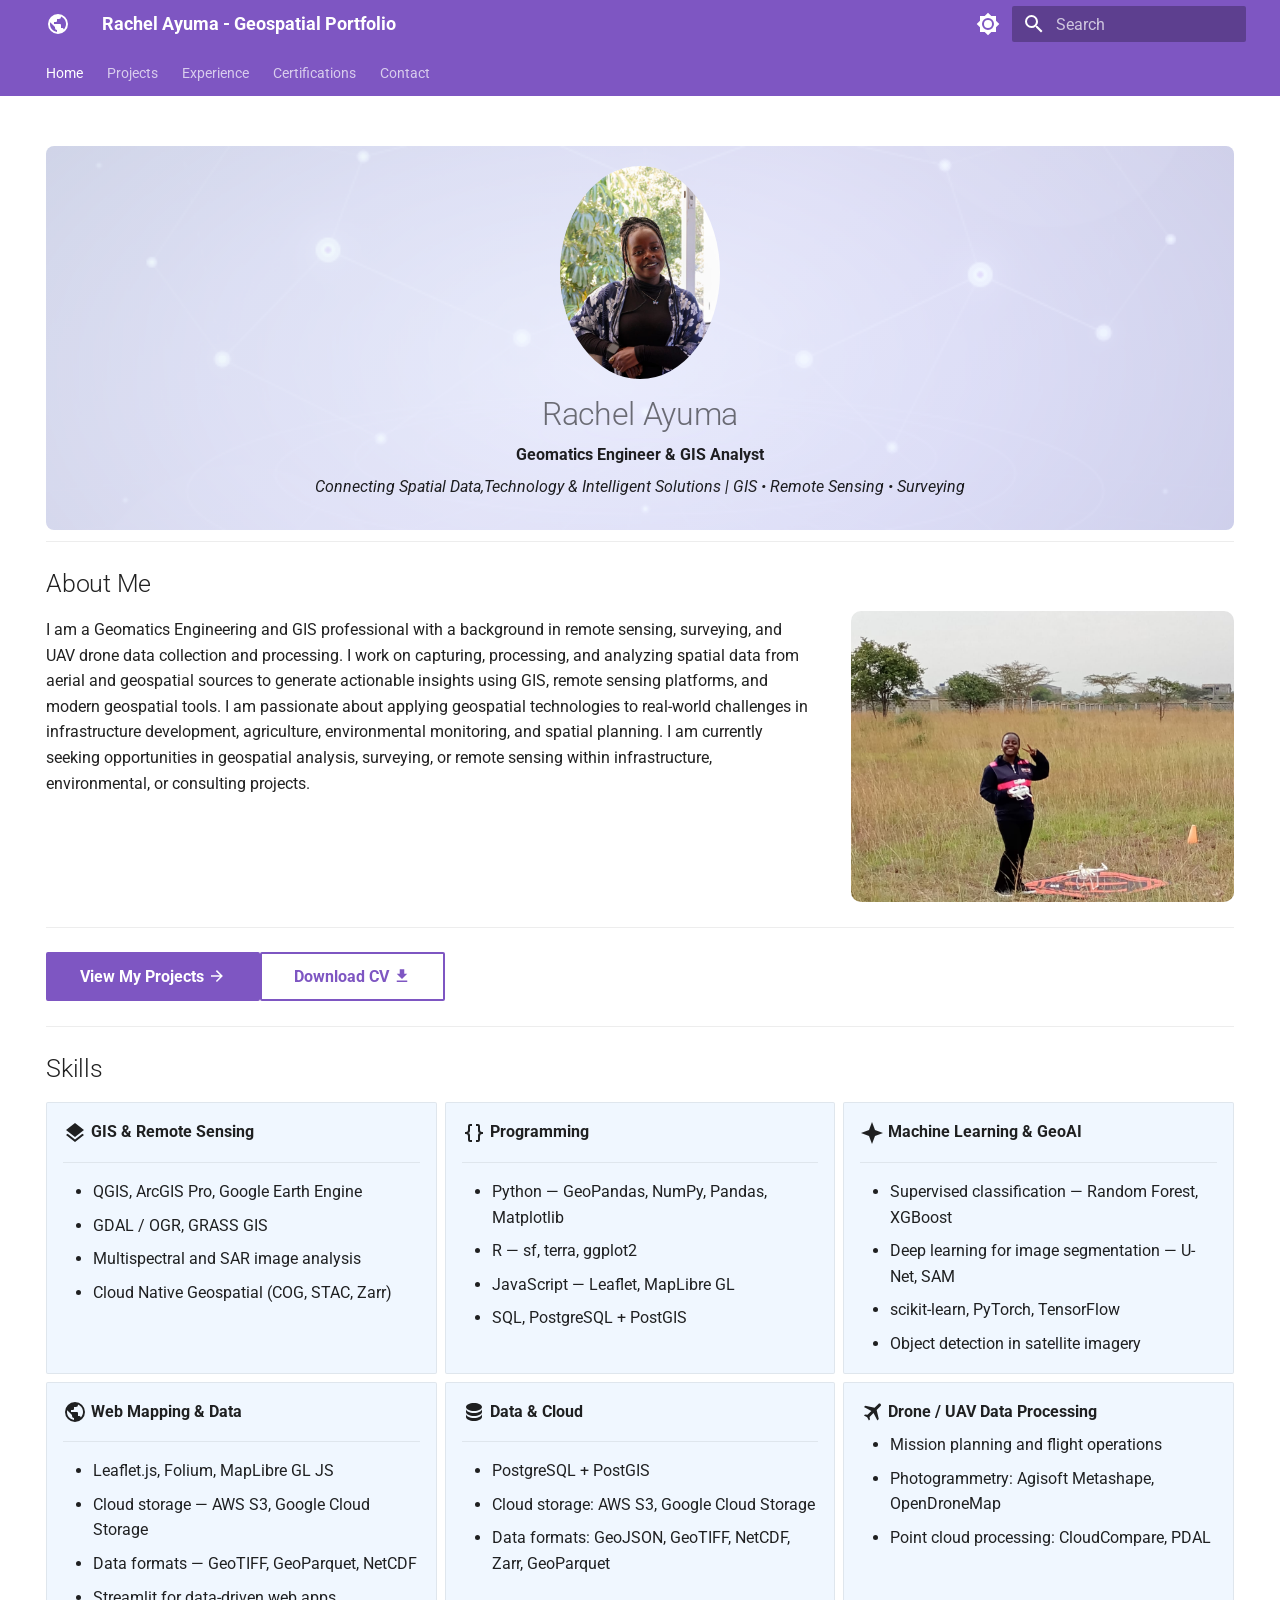
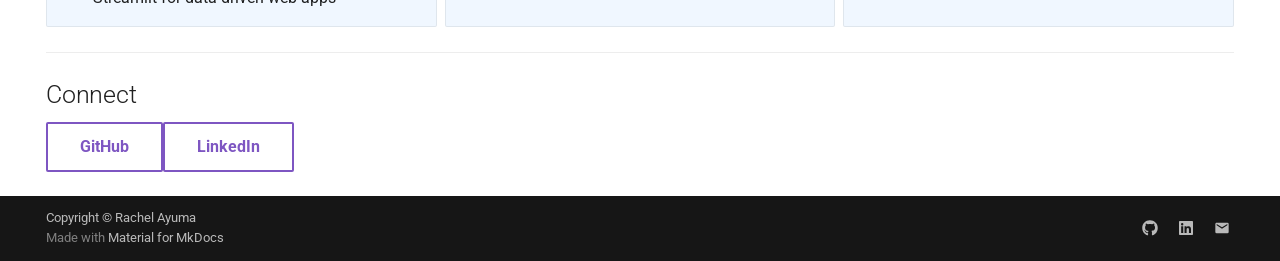
<file: index.html>
<!doctype html>
<html lang="en" class="no-js">
  <head>
    
      <meta charset="utf-8">
      <meta name="viewport" content="width=device-width,initial-scale=1">
      
        <meta name="description" content="Portfolio of Rachel Ayuma — GIS, Remote Sensing, and Spatial Data Science">
      
      
        <meta name="author" content="Rachel Ayuma">
      
      
        <link rel="canonical" href="https://ayuma1.github.io/RachelAyuma/">
      
      
      
        <link rel="next" href="projects/">
      
      
        
      
      
      <link rel="icon" href="assets/images/favicon.png">
      <meta name="generator" content="mkdocs-1.6.1, mkdocs-material-9.7.6">
    
    
      
        <title>Rachel Ayuma - Geospatial Portfolio</title>
      
    
    
      <link rel="stylesheet" href="assets/stylesheets/main.484c7ddc.min.css">
      
        
        <link rel="stylesheet" href="assets/stylesheets/palette.ab4e12ef.min.css">
      
      


    
    
      
    
    
      
        
        
        <link rel="preconnect" href="https://fonts.gstatic.com" crossorigin>
        <link rel="stylesheet" href="https://fonts.googleapis.com/css?family=Roboto:300,300i,400,400i,700,700i%7CRoboto+Mono:400,400i,700,700i&display=fallback">
        <style>:root{--md-text-font:"Roboto";--md-code-font:"Roboto Mono"}</style>
      
    
    
      <link rel="stylesheet" href="assets/css/extra.css">
    
    <script>__md_scope=new URL(".",location),__md_hash=e=>[...e].reduce(((e,_)=>(e<<5)-e+_.charCodeAt(0)),0),__md_get=(e,_=localStorage,t=__md_scope)=>JSON.parse(_.getItem(t.pathname+"."+e)),__md_set=(e,_,t=localStorage,a=__md_scope)=>{try{t.setItem(a.pathname+"."+e,JSON.stringify(_))}catch(e){}}</script>
    
      

    
    
  </head>
  
  
    
    
      
    
    
    
    
    <body dir="ltr" data-md-color-scheme="default" data-md-color-primary="deep-purple" data-md-color-accent="blue">
  
    
    <input class="md-toggle" data-md-toggle="drawer" type="checkbox" id="__drawer" autocomplete="off">
    <input class="md-toggle" data-md-toggle="search" type="checkbox" id="__search" autocomplete="off">
    <label class="md-overlay" for="__drawer"></label>
    <div data-md-component="skip">
      
        
        <a href="#about-me" class="md-skip">
          Skip to content
        </a>
      
    </div>
    <div data-md-component="announce">
      
    </div>
    
    
      

<header class="md-header" data-md-component="header">
  <nav class="md-header__inner md-grid" aria-label="Header">
    <a href="." title="Rachel Ayuma - Geospatial Portfolio" class="md-header__button md-logo" aria-label="Rachel Ayuma - Geospatial Portfolio" data-md-component="logo">
      
  
  <svg xmlns="http://www.w3.org/2000/svg" viewBox="0 0 24 24"><path d="M17.9 17.39c-.26-.8-1.01-1.39-1.9-1.39h-1v-3a1 1 0 0 0-1-1H8v-2h2a1 1 0 0 0 1-1V7h2a2 2 0 0 0 2-2v-.41a7.984 7.984 0 0 1 2.9 12.8M11 19.93c-3.95-.49-7-3.85-7-7.93 0-.62.08-1.22.21-1.79L9 15v1a2 2 0 0 0 2 2m1-16A10 10 0 0 0 2 12a10 10 0 0 0 10 10 10 10 0 0 0 10-10A10 10 0 0 0 12 2"/></svg>

    </a>
    <label class="md-header__button md-icon" for="__drawer">
      
      <svg xmlns="http://www.w3.org/2000/svg" viewBox="0 0 24 24"><path d="M3 6h18v2H3zm0 5h18v2H3zm0 5h18v2H3z"/></svg>
    </label>
    <div class="md-header__title" data-md-component="header-title">
      <div class="md-header__ellipsis">
        <div class="md-header__topic">
          <span class="md-ellipsis">
            Rachel Ayuma - Geospatial Portfolio
          </span>
        </div>
        <div class="md-header__topic" data-md-component="header-topic">
          <span class="md-ellipsis">
            
              Home
            
          </span>
        </div>
      </div>
    </div>
    
      
        <form class="md-header__option" data-md-component="palette">
  
    
    
    
    <input class="md-option" data-md-color-media="" data-md-color-scheme="default" data-md-color-primary="deep-purple" data-md-color-accent="blue"  aria-label="Switch to dark mode"  type="radio" name="__palette" id="__palette_0">
    
      <label class="md-header__button md-icon" title="Switch to dark mode" for="__palette_1" hidden>
        <svg xmlns="http://www.w3.org/2000/svg" viewBox="0 0 24 24"><path d="M12 8a4 4 0 0 0-4 4 4 4 0 0 0 4 4 4 4 0 0 0 4-4 4 4 0 0 0-4-4m0 10a6 6 0 0 1-6-6 6 6 0 0 1 6-6 6 6 0 0 1 6 6 6 6 0 0 1-6 6m8-9.31V4h-4.69L12 .69 8.69 4H4v4.69L.69 12 4 15.31V20h4.69L12 23.31 15.31 20H20v-4.69L23.31 12z"/></svg>
      </label>
    
  
    
    
    
    <input class="md-option" data-md-color-media="" data-md-color-scheme="slate" data-md-color-primary="deep-purple" data-md-color-accent="blue"  aria-label="Switch to light mode"  type="radio" name="__palette" id="__palette_1">
    
      <label class="md-header__button md-icon" title="Switch to light mode" for="__palette_0" hidden>
        <svg xmlns="http://www.w3.org/2000/svg" viewBox="0 0 24 24"><path d="M12 18c-.89 0-1.74-.2-2.5-.55C11.56 16.5 13 14.42 13 12s-1.44-4.5-3.5-5.45C10.26 6.2 11.11 6 12 6a6 6 0 0 1 6 6 6 6 0 0 1-6 6m8-9.31V4h-4.69L12 .69 8.69 4H4v4.69L.69 12 4 15.31V20h4.69L12 23.31 15.31 20H20v-4.69L23.31 12z"/></svg>
      </label>
    
  
</form>
      
    
    
      <script>var palette=__md_get("__palette");if(palette&&palette.color){if("(prefers-color-scheme)"===palette.color.media){var media=matchMedia("(prefers-color-scheme: light)"),input=document.querySelector(media.matches?"[data-md-color-media='(prefers-color-scheme: light)']":"[data-md-color-media='(prefers-color-scheme: dark)']");palette.color.media=input.getAttribute("data-md-color-media"),palette.color.scheme=input.getAttribute("data-md-color-scheme"),palette.color.primary=input.getAttribute("data-md-color-primary"),palette.color.accent=input.getAttribute("data-md-color-accent")}for(var[key,value]of Object.entries(palette.color))document.body.setAttribute("data-md-color-"+key,value)}</script>
    
    
    
      
      
        <label class="md-header__button md-icon" for="__search">
          
          <svg xmlns="http://www.w3.org/2000/svg" viewBox="0 0 24 24"><path d="M9.5 3A6.5 6.5 0 0 1 16 9.5c0 1.61-.59 3.09-1.56 4.23l.27.27h.79l5 5-1.5 1.5-5-5v-.79l-.27-.27A6.52 6.52 0 0 1 9.5 16 6.5 6.5 0 0 1 3 9.5 6.5 6.5 0 0 1 9.5 3m0 2C7 5 5 7 5 9.5S7 14 9.5 14 14 12 14 9.5 12 5 9.5 5"/></svg>
        </label>
        <div class="md-search" data-md-component="search" role="dialog">
  <label class="md-search__overlay" for="__search"></label>
  <div class="md-search__inner" role="search">
    <form class="md-search__form" name="search">
      <input type="text" class="md-search__input" name="query" aria-label="Search" placeholder="Search" autocapitalize="off" autocorrect="off" autocomplete="off" spellcheck="false" data-md-component="search-query" required>
      <label class="md-search__icon md-icon" for="__search">
        
        <svg xmlns="http://www.w3.org/2000/svg" viewBox="0 0 24 24"><path d="M9.5 3A6.5 6.5 0 0 1 16 9.5c0 1.61-.59 3.09-1.56 4.23l.27.27h.79l5 5-1.5 1.5-5-5v-.79l-.27-.27A6.52 6.52 0 0 1 9.5 16 6.5 6.5 0 0 1 3 9.5 6.5 6.5 0 0 1 9.5 3m0 2C7 5 5 7 5 9.5S7 14 9.5 14 14 12 14 9.5 12 5 9.5 5"/></svg>
        
        <svg xmlns="http://www.w3.org/2000/svg" viewBox="0 0 24 24"><path d="M20 11v2H8l5.5 5.5-1.42 1.42L4.16 12l7.92-7.92L13.5 5.5 8 11z"/></svg>
      </label>
      <nav class="md-search__options" aria-label="Search">
        
        <button type="reset" class="md-search__icon md-icon" title="Clear" aria-label="Clear" tabindex="-1">
          
          <svg xmlns="http://www.w3.org/2000/svg" viewBox="0 0 24 24"><path d="M19 6.41 17.59 5 12 10.59 6.41 5 5 6.41 10.59 12 5 17.59 6.41 19 12 13.41 17.59 19 19 17.59 13.41 12z"/></svg>
        </button>
      </nav>
      
    </form>
    <div class="md-search__output">
      <div class="md-search__scrollwrap" tabindex="0" data-md-scrollfix>
        <div class="md-search-result" data-md-component="search-result">
          <div class="md-search-result__meta">
            Initializing search
          </div>
          <ol class="md-search-result__list" role="presentation"></ol>
        </div>
      </div>
    </div>
  </div>
</div>
      
    
    
  </nav>
  
</header>
    
    <div class="md-container" data-md-component="container">
      
      
        
          
            
<nav class="md-tabs" aria-label="Tabs" data-md-component="tabs">
  <div class="md-grid">
    <ul class="md-tabs__list">
      
        
  
  
  
    
  
  
    <li class="md-tabs__item md-tabs__item--active">
      <a href="." class="md-tabs__link">
        
  
  
    
  
  Home

      </a>
    </li>
  

      
        
  
  
  
  
    
    
      <li class="md-tabs__item">
        <a href="projects/" class="md-tabs__link">
          
  
  
  Projects

        </a>
      </li>
    
  

      
        
  
  
  
  
    <li class="md-tabs__item">
      <a href="experience/" class="md-tabs__link">
        
  
  
    
  
  Experience

      </a>
    </li>
  

      
        
  
  
  
  
    <li class="md-tabs__item">
      <a href="Certifications/" class="md-tabs__link">
        
  
  
    
  
  Certifications

      </a>
    </li>
  

      
        
  
  
  
  
    <li class="md-tabs__item">
      <a href="contact/" class="md-tabs__link">
        
  
  
    
  
  Contact

      </a>
    </li>
  

      
    </ul>
  </div>
</nav>
          
        
      
      <main class="md-main" data-md-component="main">
        <div class="md-main__inner md-grid">
          
            
              
                
              
              <div class="md-sidebar md-sidebar--primary" data-md-component="sidebar" data-md-type="navigation" hidden>
                <div class="md-sidebar__scrollwrap">
                  <div class="md-sidebar__inner">
                    


  


<nav class="md-nav md-nav--primary md-nav--lifted" aria-label="Navigation" data-md-level="0">
  <label class="md-nav__title" for="__drawer">
    <a href="." title="Rachel Ayuma - Geospatial Portfolio" class="md-nav__button md-logo" aria-label="Rachel Ayuma - Geospatial Portfolio" data-md-component="logo">
      
  
  <svg xmlns="http://www.w3.org/2000/svg" viewBox="0 0 24 24"><path d="M17.9 17.39c-.26-.8-1.01-1.39-1.9-1.39h-1v-3a1 1 0 0 0-1-1H8v-2h2a1 1 0 0 0 1-1V7h2a2 2 0 0 0 2-2v-.41a7.984 7.984 0 0 1 2.9 12.8M11 19.93c-3.95-.49-7-3.85-7-7.93 0-.62.08-1.22.21-1.79L9 15v1a2 2 0 0 0 2 2m1-16A10 10 0 0 0 2 12a10 10 0 0 0 10 10 10 10 0 0 0 10-10A10 10 0 0 0 12 2"/></svg>

    </a>
    Rachel Ayuma - Geospatial Portfolio
  </label>
  
  <ul class="md-nav__list" data-md-scrollfix>
    
      
      
  
  
    
  
  
  
    <li class="md-nav__item md-nav__item--active">
      
      <input class="md-nav__toggle md-toggle" type="checkbox" id="__toc">
      
      
      
        <label class="md-nav__link md-nav__link--active" for="__toc">
          
  
  
  <span class="md-ellipsis">
    
  
    Home
  

    
  </span>
  
  

          <span class="md-nav__icon md-icon"></span>
        </label>
      
      <a href="." class="md-nav__link md-nav__link--active">
        
  
  
  <span class="md-ellipsis">
    
  
    Home
  

    
  </span>
  
  

      </a>
      
        

<nav class="md-nav md-nav--secondary" aria-label="Table of contents">
  
  
  
  
    <label class="md-nav__title" for="__toc">
      <span class="md-nav__icon md-icon"></span>
      Table of contents
    </label>
    <ul class="md-nav__list" data-md-component="toc" data-md-scrollfix>
      
        <li class="md-nav__item">
  <a href="#about-me" class="md-nav__link">
    <span class="md-ellipsis">
      
        About Me
      
    </span>
  </a>
  
</li>
      
        <li class="md-nav__item">
  <a href="#skills" class="md-nav__link">
    <span class="md-ellipsis">
      
        Skills
      
    </span>
  </a>
  
</li>
      
        <li class="md-nav__item">
  <a href="#connect" class="md-nav__link">
    <span class="md-ellipsis">
      
        Connect
      
    </span>
  </a>
  
</li>
      
    </ul>
  
</nav>
      
    </li>
  

    
      
      
  
  
  
  
    
    
    
    
      
      
    
    
    <li class="md-nav__item md-nav__item--nested">
      
        
        
        <input class="md-nav__toggle md-toggle " type="checkbox" id="__nav_2" >
        
          
          <label class="md-nav__link" for="__nav_2" id="__nav_2_label" tabindex="0">
            
  
  
  <span class="md-ellipsis">
    
  
    Projects
  

    
  </span>
  
  

            <span class="md-nav__icon md-icon"></span>
          </label>
        
        <nav class="md-nav" data-md-level="1" aria-labelledby="__nav_2_label" aria-expanded="false">
          <label class="md-nav__title" for="__nav_2">
            <span class="md-nav__icon md-icon"></span>
            
  
    Projects
  

          </label>
          <ul class="md-nav__list" data-md-scrollfix>
            
              
                
  
  
  
  
    <li class="md-nav__item">
      <a href="projects/" class="md-nav__link">
        
  
  
  <span class="md-ellipsis">
    
  
    All Projects
  

    
  </span>
  
  

      </a>
    </li>
  

              
            
              
                
  
  
  
  
    <li class="md-nav__item">
      <a href="projects/sample-project/" class="md-nav__link">
        
  
  
  <span class="md-ellipsis">
    
  
    Cross Regional Transfer Learning for Landslide Susceptibility Mapping
  

    
  </span>
  
  

      </a>
    </li>
  

              
            
          </ul>
        </nav>
      
    </li>
  

    
      
      
  
  
  
  
    <li class="md-nav__item">
      <a href="experience/" class="md-nav__link">
        
  
  
  <span class="md-ellipsis">
    
  
    Experience
  

    
  </span>
  
  

      </a>
    </li>
  

    
      
      
  
  
  
  
    <li class="md-nav__item">
      <a href="Certifications/" class="md-nav__link">
        
  
  
  <span class="md-ellipsis">
    
  
    Certifications
  

    
  </span>
  
  

      </a>
    </li>
  

    
      
      
  
  
  
  
    <li class="md-nav__item">
      <a href="contact/" class="md-nav__link">
        
  
  
  <span class="md-ellipsis">
    
  
    Contact
  

    
  </span>
  
  

      </a>
    </li>
  

    
  </ul>
</nav>
                  </div>
                </div>
              </div>
            
            
              
                
              
              <div class="md-sidebar md-sidebar--secondary" data-md-component="sidebar" data-md-type="toc" hidden>
                <div class="md-sidebar__scrollwrap">
                  <div class="md-sidebar__inner">
                    

<nav class="md-nav md-nav--secondary" aria-label="Table of contents">
  
  
  
  
    <label class="md-nav__title" for="__toc">
      <span class="md-nav__icon md-icon"></span>
      Table of contents
    </label>
    <ul class="md-nav__list" data-md-component="toc" data-md-scrollfix>
      
        <li class="md-nav__item">
  <a href="#about-me" class="md-nav__link">
    <span class="md-ellipsis">
      
        About Me
      
    </span>
  </a>
  
</li>
      
        <li class="md-nav__item">
  <a href="#skills" class="md-nav__link">
    <span class="md-ellipsis">
      
        Skills
      
    </span>
  </a>
  
</li>
      
        <li class="md-nav__item">
  <a href="#connect" class="md-nav__link">
    <span class="md-ellipsis">
      
        Connect
      
    </span>
  </a>
  
</li>
      
    </ul>
  
</nav>
                  </div>
                </div>
              </div>
            
          
          
            <div class="md-content" data-md-component="content">
              
              <article class="md-content__inner md-typeset">
                
                  
  




<!--
CHECKLIST FOR THIS PAGE:
- [ ] Replace [YOUR NAME] with your full name (3 places)
- [ ] Replace [YOUR JOB TITLE] with your current or target role
- [ ] Replace [YOUR TAGLINE] with a short phrase describing your focus
- [ ] Rewrite the About Me paragraph with your own words
- [ ] Replace assets/images/profile.png with your actual photo (keep the filename or update it below)
- [ ] Replace assets/images/about.png with your own image (a field photo, map, or workspace shot)
- [ ] Edit the skill cards to match your actual skills (add, remove, or rename cards as needed)
- [ ] Update GitHub and LinkedIn links in the Connect section
- [ ] Add your CV PDF to docs/assets/ and update the filename in the Download CV button
-->

<div class="hero">
  <img src="assets/images/profile.png" alt="Rachel Ayuma" class="profile-photo">
  <h1>Rachel Ayuma</h1>
  <p><strong>Geomatics Engineer & GIS Analyst</strong></p>
  <p><em>Connecting Spatial Data,Technology & Intelligent Solutions | GIS • Remote Sensing • Surveying</em></p>
</div>

<hr />
<h2 id="about-me">About Me</h2>
<div class="about-section">
<div class="about-text">
<p>I am a Geomatics Engineering and GIS professional with a background in remote sensing, surveying, and UAV drone data collection and processing. I work on capturing, processing, and analyzing spatial data from aerial and geospatial sources to generate actionable insights using GIS, remote sensing platforms, and modern geospatial tools. I am passionate about applying geospatial technologies to real-world challenges in infrastructure development, agriculture, environmental monitoring, and spatial planning. I am currently seeking opportunities in geospatial analysis, surveying, or remote sensing within infrastructure, environmental, or consulting projects.</p>
</div>
<div class="about-image">
  <img src="assets/images/about.png" alt="About">
</div>
</div>
<hr />
<p><a class="md-button md-button--primary" href="projects/" rel="noopener" target="_blank">View My Projects <span class="twemoji"><svg xmlns="http://www.w3.org/2000/svg" viewBox="0 0 24 24"><path d="M4 11v2h12l-5.5 5.5 1.42 1.42L19.84 12l-7.92-7.92L10.5 5.5 16 11z"/></svg></span></a><a class="md-button" href="assets/RACHEL%20AYUMA_CV.pdf" rel="noopener" target="_blank">Download CV <span class="twemoji"><svg xmlns="http://www.w3.org/2000/svg" viewBox="0 0 24 24"><path d="M5 20h14v-2H5m14-9h-4V3H9v6H5l7 7z"/></svg></span></a></p>
<hr />
<h2 id="skills">Skills</h2>
<div class="grid cards">
<ul>
<li>
<p><span class="twemoji lg middle"><svg xmlns="http://www.w3.org/2000/svg" viewBox="0 0 24 24"><path d="m12 16 7.36-5.73L21 9l-9-7-9 7 1.63 1.27M12 18.54l-7.38-5.73L3 14.07l9 7 9-7-1.63-1.27z"/></svg></span> <strong>GIS &amp; Remote Sensing</strong></p>
<hr />
<ul>
<li>QGIS, ArcGIS Pro, Google Earth Engine</li>
<li>GDAL / OGR, GRASS GIS</li>
<li>Multispectral and SAR image analysis</li>
<li>Cloud Native Geospatial (COG, STAC, Zarr)</li>
</ul>
</li>
<li>
<p><span class="twemoji lg middle"><svg xmlns="http://www.w3.org/2000/svg" viewBox="0 0 24 24"><path d="M8 3a2 2 0 0 0-2 2v4a2 2 0 0 1-2 2H3v2h1a2 2 0 0 1 2 2v4a2 2 0 0 0 2 2h2v-2H8v-5a2 2 0 0 0-2-2 2 2 0 0 0 2-2V5h2V3m6 0a2 2 0 0 1 2 2v4a2 2 0 0 0 2 2h1v2h-1a2 2 0 0 0-2 2v4a2 2 0 0 1-2 2h-2v-2h2v-5a2 2 0 0 1 2-2 2 2 0 0 1-2-2V5h-2V3z"/></svg></span> <strong>Programming</strong></p>
<hr />
<ul>
<li>Python — GeoPandas, NumPy, Pandas, Matplotlib</li>
<li>R — sf, terra, ggplot2</li>
<li>JavaScript — Leaflet, MapLibre GL</li>
<li>SQL, PostgreSQL + PostGIS</li>
</ul>
</li>
<li>
<p><span class="twemoji lg middle"><svg xmlns="http://www.w3.org/2000/svg" viewBox="0 0 24 24"><path d="M12 1 9 9l-8 3 8 3 3 8 3-8 8-3-8-3z"/></svg></span> <strong>Machine Learning &amp; GeoAI</strong></p>
<hr />
<ul>
<li>Supervised classification — Random Forest, XGBoost</li>
<li>Deep learning for image segmentation — U-Net, SAM</li>
<li>scikit-learn, PyTorch, TensorFlow</li>
<li>Object detection in satellite imagery</li>
</ul>
</li>
<li>
<p><span class="twemoji lg middle"><svg xmlns="http://www.w3.org/2000/svg" viewBox="0 0 24 24"><path d="M17.9 17.39c-.26-.8-1.01-1.39-1.9-1.39h-1v-3a1 1 0 0 0-1-1H8v-2h2a1 1 0 0 0 1-1V7h2a2 2 0 0 0 2-2v-.41a7.984 7.984 0 0 1 2.9 12.8M11 19.93c-3.95-.49-7-3.85-7-7.93 0-.62.08-1.22.21-1.79L9 15v1a2 2 0 0 0 2 2m1-16A10 10 0 0 0 2 12a10 10 0 0 0 10 10 10 10 0 0 0 10-10A10 10 0 0 0 12 2"/></svg></span> <strong>Web Mapping &amp; Data</strong></p>
<hr />
<ul>
<li>Leaflet.js, Folium, MapLibre GL JS</li>
<li>Cloud storage — AWS S3, Google Cloud Storage</li>
<li>Data formats — GeoTIFF, GeoParquet, NetCDF</li>
<li>Streamlit for data-driven web apps</li>
</ul>
</li>
<li>
<p><span class="twemoji lg middle"><svg xmlns="http://www.w3.org/2000/svg" viewBox="0 0 24 24"><path d="M12 3C7.58 3 4 4.79 4 7s3.58 4 8 4 8-1.79 8-4-3.58-4-8-4M4 9v3c0 2.21 3.58 4 8 4s8-1.79 8-4V9c0 2.21-3.58 4-8 4s-8-1.79-8-4m0 5v3c0 2.21 3.58 4 8 4s8-1.79 8-4v-3c0 2.21-3.58 4-8 4s-8-1.79-8-4"/></svg></span> <strong>Data &amp; Cloud</strong></p>
<hr />
<ul>
<li>PostgreSQL + PostGIS</li>
<li>Cloud storage: AWS S3, Google Cloud Storage</li>
<li>Data formats: GeoJSON, GeoTIFF, NetCDF, Zarr, GeoParquet</li>
</ul>
</li>
<li>
<p><span class="twemoji lg middle"><svg xmlns="http://www.w3.org/2000/svg" viewBox="0 0 24 24"><path d="M20.56 3.91c.59.59.59 1.54 0 2.12l-3.89 3.89 2.12 9.19-1.41 1.42-3.88-7.43L9.6 17l.36 2.47-1.07 1.06-1.76-3.18-3.19-1.77L5 14.5l2.5.37L11.37 11 3.94 7.09l1.42-1.41 9.19 2.12 3.89-3.89c.56-.58 1.56-.58 2.12 0"/></svg></span> <strong>Drone / UAV Data Processing</strong></p>
<ul>
<li>Mission planning and flight operations</li>
<li>Photogrammetry: Agisoft Metashape, OpenDroneMap</li>
<li>Point cloud processing: CloudCompare, PDAL</li>
</ul>
</li>
</ul>
</div>
<hr />
<h2 id="connect">Connect</h2>
<p><a class="md-button" href="https://github.com/Ayuma1" rel="noopener" target="_blank">GitHub</a><a class="md-button" href="https://www.linkedin.com/in/rachel-ayuma/" rel="noopener" target="_blank">LinkedIn</a></p>







  
  




  



                
              </article>
            </div>
          
          
<script>var target=document.getElementById(location.hash.slice(1));target&&target.name&&(target.checked=target.name.startsWith("__tabbed_"))</script>
        </div>
        
          <button type="button" class="md-top md-icon" data-md-component="top" hidden>
  
  <svg xmlns="http://www.w3.org/2000/svg" viewBox="0 0 24 24"><path d="M13 20h-2V8l-5.5 5.5-1.42-1.42L12 4.16l7.92 7.92-1.42 1.42L13 8z"/></svg>
  Back to top
</button>
        
      </main>
      
        <footer class="md-footer">
  
  <div class="md-footer-meta md-typeset">
    <div class="md-footer-meta__inner md-grid">
      <div class="md-copyright">
  
    <div class="md-copyright__highlight">
      Copyright &copy; Rachel Ayuma
    </div>
  
  
    Made with
    <a href="https://squidfunk.github.io/mkdocs-material/" target="_blank" rel="noopener">
      Material for MkDocs
    </a>
  
</div>
      
        
<div class="md-social">
  
    
    
    
    
      
      
    
    <a href="https://github.com/Ayuma1" target="_blank" rel="noopener" title="github.com" class="md-social__link">
      <svg xmlns="http://www.w3.org/2000/svg" viewBox="0 0 512 512"><!--! Font Awesome Free 7.1.0 by @fontawesome - https://fontawesome.com License - https://fontawesome.com/license/free (Icons: CC BY 4.0, Fonts: SIL OFL 1.1, Code: MIT License) Copyright 2025 Fonticons, Inc.--><path d="M173.9 397.4c0 2-2.3 3.6-5.2 3.6-3.3.3-5.6-1.3-5.6-3.6 0-2 2.3-3.6 5.2-3.6 3-.3 5.6 1.3 5.6 3.6m-31.1-4.5c-.7 2 1.3 4.3 4.3 4.9 2.6 1 5.6 0 6.2-2s-1.3-4.3-4.3-5.2c-2.6-.7-5.5.3-6.2 2.3m44.2-1.7c-2.9.7-4.9 2.6-4.6 4.9.3 2 2.9 3.3 5.9 2.6 2.9-.7 4.9-2.6 4.6-4.6-.3-1.9-3-3.2-5.9-2.9M252.8 8C114.1 8 8 113.3 8 252c0 110.9 69.8 205.8 169.5 239.2 12.8 2.3 17.3-5.6 17.3-12.1 0-6.2-.3-40.4-.3-61.4 0 0-70 15-84.7-29.8 0 0-11.4-29.1-27.8-36.6 0 0-22.9-15.7 1.6-15.4 0 0 24.9 2 38.6 25.8 21.9 38.6 58.6 27.5 72.9 20.9 2.3-16 8.8-27.1 16-33.7-55.9-6.2-112.3-14.3-112.3-110.5 0-27.5 7.6-41.3 23.6-58.9-2.6-6.5-11.1-33.3 2.6-67.9 20.9-6.5 69 27 69 27 20-5.6 41.5-8.5 62.8-8.5s42.8 2.9 62.8 8.5c0 0 48.1-33.6 69-27 13.7 34.7 5.2 61.4 2.6 67.9 16 17.7 25.8 31.5 25.8 58.9 0 96.5-58.9 104.2-114.8 110.5 9.2 7.9 17 22.9 17 46.4 0 33.7-.3 75.4-.3 83.6 0 6.5 4.6 14.4 17.3 12.1C436.2 457.8 504 362.9 504 252 504 113.3 391.5 8 252.8 8M105.2 352.9c-1.3 1-1 3.3.7 5.2 1.6 1.6 3.9 2.3 5.2 1 1.3-1 1-3.3-.7-5.2-1.6-1.6-3.9-2.3-5.2-1m-10.8-8.1c-.7 1.3.3 2.9 2.3 3.9 1.6 1 3.6.7 4.3-.7.7-1.3-.3-2.9-2.3-3.9-2-.6-3.6-.3-4.3.7m32.4 35.6c-1.6 1.3-1 4.3 1.3 6.2 2.3 2.3 5.2 2.6 6.5 1 1.3-1.3.7-4.3-1.3-6.2-2.2-2.3-5.2-2.6-6.5-1m-11.4-14.7c-1.6 1-1.6 3.6 0 5.9s4.3 3.3 5.6 2.3c1.6-1.3 1.6-3.9 0-6.2-1.4-2.3-4-3.3-5.6-2"/></svg>
    </a>
  
    
    
    
    
      
      
    
    <a href="https://www.linkedin.com/in/rachel-ayuma/" target="_blank" rel="noopener" title="www.linkedin.com" class="md-social__link">
      <svg xmlns="http://www.w3.org/2000/svg" viewBox="0 0 448 512"><!--! Font Awesome Free 7.1.0 by @fontawesome - https://fontawesome.com License - https://fontawesome.com/license/free (Icons: CC BY 4.0, Fonts: SIL OFL 1.1, Code: MIT License) Copyright 2025 Fonticons, Inc.--><path d="M416 32H31.9C14.3 32 0 46.5 0 64.3v383.4C0 465.5 14.3 480 31.9 480H416c17.6 0 32-14.5 32-32.3V64.3c0-17.8-14.4-32.3-32-32.3M135.4 416H69V202.2h66.5V416zM102.2 96a38.5 38.5 0 1 1 0 77 38.5 38.5 0 1 1 0-77m282.1 320h-66.4V312c0-24.8-.5-56.7-34.5-56.7-34.6 0-39.9 27-39.9 54.9V416h-66.4V202.2h63.7v29.2h.9c8.9-16.8 30.6-34.5 62.9-34.5 67.2 0 79.7 44.3 79.7 101.9z"/></svg>
    </a>
  
    
    
    
    
    <a href="mailto:ayuma4917@gmail.com" target="_blank" rel="noopener" title="" class="md-social__link">
      <svg xmlns="http://www.w3.org/2000/svg" viewBox="0 0 24 24"><path d="m20 8-8 5-8-5V6l8 5 8-5m0-2H4c-1.11 0-2 .89-2 2v12a2 2 0 0 0 2 2h16a2 2 0 0 0 2-2V6a2 2 0 0 0-2-2"/></svg>
    </a>
  
</div>
      
    </div>
  </div>
</footer>
      
    </div>
    <div class="md-dialog" data-md-component="dialog">
      <div class="md-dialog__inner md-typeset"></div>
    </div>
    
    
    
      
      
      <script id="__config" type="application/json">{"annotate": null, "base": ".", "features": ["navigation.tabs", "navigation.top", "content.code.copy"], "search": "assets/javascripts/workers/search.2c215733.min.js", "tags": null, "translations": {"clipboard.copied": "Copied to clipboard", "clipboard.copy": "Copy to clipboard", "search.result.more.one": "1 more on this page", "search.result.more.other": "# more on this page", "search.result.none": "No matching documents", "search.result.one": "1 matching document", "search.result.other": "# matching documents", "search.result.placeholder": "Type to start searching", "search.result.term.missing": "Missing", "select.version": "Select version"}, "version": null}</script>
    
    
      <script src="assets/javascripts/bundle.79ae519e.min.js"></script>
      
    
  </body>
</html>
</file>
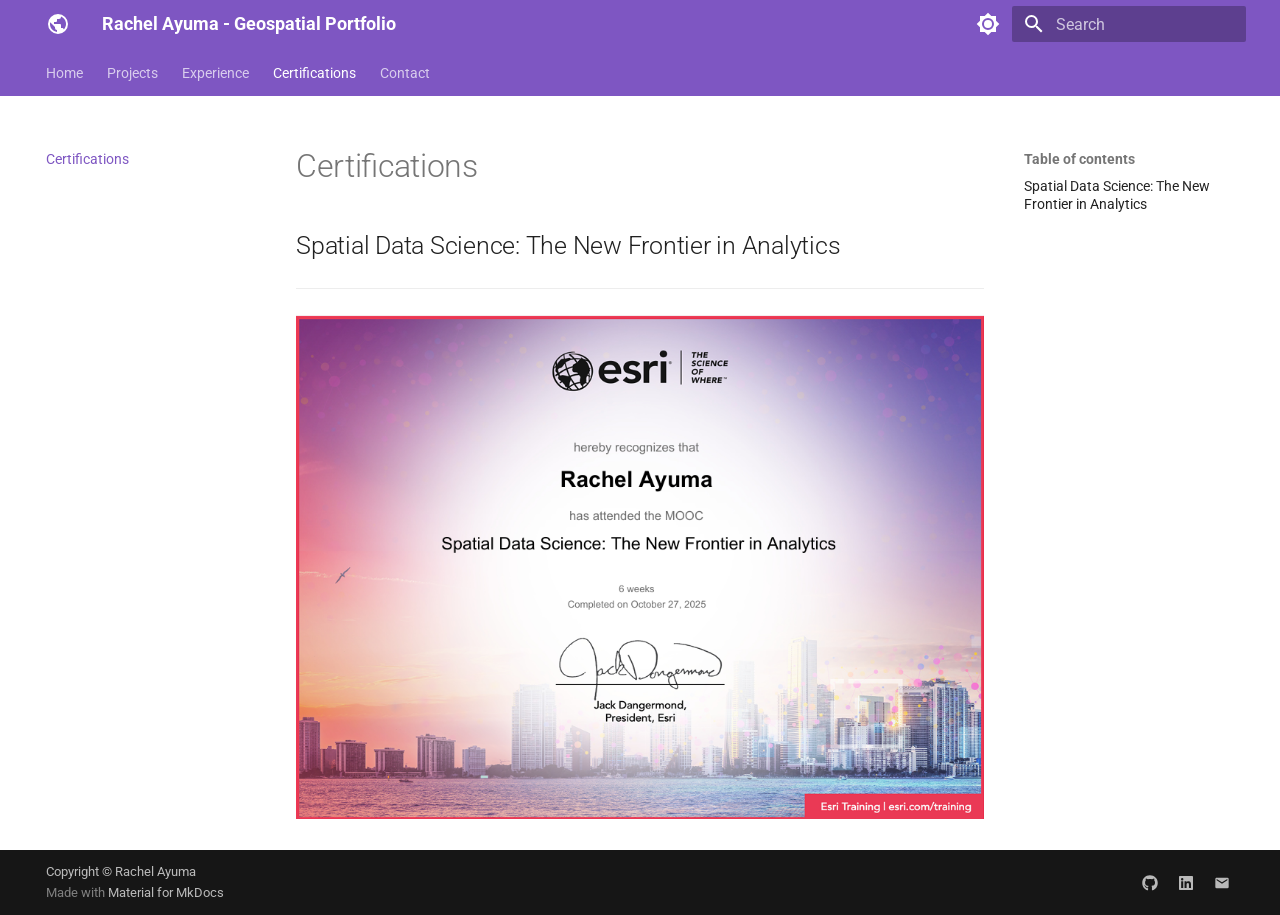
<file: Certifications/index.html>
<!doctype html>
<html lang="en" class="no-js">
  <head>
    
      <meta charset="utf-8">
      <meta name="viewport" content="width=device-width,initial-scale=1">
      
        <meta name="description" content="Portfolio of Rachel Ayuma — GIS, Remote Sensing, and Spatial Data Science">
      
      
        <meta name="author" content="Rachel Ayuma">
      
      
        <link rel="canonical" href="https://ayuma1.github.io/RachelAyuma/Certifications/">
      
      
        <link rel="prev" href="../experience/">
      
      
        <link rel="next" href="../contact/">
      
      
        
      
      
      <link rel="icon" href="../assets/images/favicon.png">
      <meta name="generator" content="mkdocs-1.6.1, mkdocs-material-9.7.6">
    
    
      
        <title>Certifications - Rachel Ayuma - Geospatial Portfolio</title>
      
    
    
      <link rel="stylesheet" href="../assets/stylesheets/main.484c7ddc.min.css">
      
        
        <link rel="stylesheet" href="../assets/stylesheets/palette.ab4e12ef.min.css">
      
      


    
    
      
    
    
      
        
        
        <link rel="preconnect" href="https://fonts.gstatic.com" crossorigin>
        <link rel="stylesheet" href="https://fonts.googleapis.com/css?family=Roboto:300,300i,400,400i,700,700i%7CRoboto+Mono:400,400i,700,700i&display=fallback">
        <style>:root{--md-text-font:"Roboto";--md-code-font:"Roboto Mono"}</style>
      
    
    
      <link rel="stylesheet" href="../assets/css/extra.css">
    
    <script>__md_scope=new URL("..",location),__md_hash=e=>[...e].reduce(((e,_)=>(e<<5)-e+_.charCodeAt(0)),0),__md_get=(e,_=localStorage,t=__md_scope)=>JSON.parse(_.getItem(t.pathname+"."+e)),__md_set=(e,_,t=localStorage,a=__md_scope)=>{try{t.setItem(a.pathname+"."+e,JSON.stringify(_))}catch(e){}}</script>
    
      

    
    
  </head>
  
  
    
    
      
    
    
    
    
    <body dir="ltr" data-md-color-scheme="default" data-md-color-primary="deep-purple" data-md-color-accent="blue">
  
    
    <input class="md-toggle" data-md-toggle="drawer" type="checkbox" id="__drawer" autocomplete="off">
    <input class="md-toggle" data-md-toggle="search" type="checkbox" id="__search" autocomplete="off">
    <label class="md-overlay" for="__drawer"></label>
    <div data-md-component="skip">
      
        
        <a href="#certifications" class="md-skip">
          Skip to content
        </a>
      
    </div>
    <div data-md-component="announce">
      
    </div>
    
    
      

<header class="md-header" data-md-component="header">
  <nav class="md-header__inner md-grid" aria-label="Header">
    <a href=".." title="Rachel Ayuma - Geospatial Portfolio" class="md-header__button md-logo" aria-label="Rachel Ayuma - Geospatial Portfolio" data-md-component="logo">
      
  
  <svg xmlns="http://www.w3.org/2000/svg" viewBox="0 0 24 24"><path d="M17.9 17.39c-.26-.8-1.01-1.39-1.9-1.39h-1v-3a1 1 0 0 0-1-1H8v-2h2a1 1 0 0 0 1-1V7h2a2 2 0 0 0 2-2v-.41a7.984 7.984 0 0 1 2.9 12.8M11 19.93c-3.95-.49-7-3.85-7-7.93 0-.62.08-1.22.21-1.79L9 15v1a2 2 0 0 0 2 2m1-16A10 10 0 0 0 2 12a10 10 0 0 0 10 10 10 10 0 0 0 10-10A10 10 0 0 0 12 2"/></svg>

    </a>
    <label class="md-header__button md-icon" for="__drawer">
      
      <svg xmlns="http://www.w3.org/2000/svg" viewBox="0 0 24 24"><path d="M3 6h18v2H3zm0 5h18v2H3zm0 5h18v2H3z"/></svg>
    </label>
    <div class="md-header__title" data-md-component="header-title">
      <div class="md-header__ellipsis">
        <div class="md-header__topic">
          <span class="md-ellipsis">
            Rachel Ayuma - Geospatial Portfolio
          </span>
        </div>
        <div class="md-header__topic" data-md-component="header-topic">
          <span class="md-ellipsis">
            
              Certifications
            
          </span>
        </div>
      </div>
    </div>
    
      
        <form class="md-header__option" data-md-component="palette">
  
    
    
    
    <input class="md-option" data-md-color-media="" data-md-color-scheme="default" data-md-color-primary="deep-purple" data-md-color-accent="blue"  aria-label="Switch to dark mode"  type="radio" name="__palette" id="__palette_0">
    
      <label class="md-header__button md-icon" title="Switch to dark mode" for="__palette_1" hidden>
        <svg xmlns="http://www.w3.org/2000/svg" viewBox="0 0 24 24"><path d="M12 8a4 4 0 0 0-4 4 4 4 0 0 0 4 4 4 4 0 0 0 4-4 4 4 0 0 0-4-4m0 10a6 6 0 0 1-6-6 6 6 0 0 1 6-6 6 6 0 0 1 6 6 6 6 0 0 1-6 6m8-9.31V4h-4.69L12 .69 8.69 4H4v4.69L.69 12 4 15.31V20h4.69L12 23.31 15.31 20H20v-4.69L23.31 12z"/></svg>
      </label>
    
  
    
    
    
    <input class="md-option" data-md-color-media="" data-md-color-scheme="slate" data-md-color-primary="deep-purple" data-md-color-accent="blue"  aria-label="Switch to light mode"  type="radio" name="__palette" id="__palette_1">
    
      <label class="md-header__button md-icon" title="Switch to light mode" for="__palette_0" hidden>
        <svg xmlns="http://www.w3.org/2000/svg" viewBox="0 0 24 24"><path d="M12 18c-.89 0-1.74-.2-2.5-.55C11.56 16.5 13 14.42 13 12s-1.44-4.5-3.5-5.45C10.26 6.2 11.11 6 12 6a6 6 0 0 1 6 6 6 6 0 0 1-6 6m8-9.31V4h-4.69L12 .69 8.69 4H4v4.69L.69 12 4 15.31V20h4.69L12 23.31 15.31 20H20v-4.69L23.31 12z"/></svg>
      </label>
    
  
</form>
      
    
    
      <script>var palette=__md_get("__palette");if(palette&&palette.color){if("(prefers-color-scheme)"===palette.color.media){var media=matchMedia("(prefers-color-scheme: light)"),input=document.querySelector(media.matches?"[data-md-color-media='(prefers-color-scheme: light)']":"[data-md-color-media='(prefers-color-scheme: dark)']");palette.color.media=input.getAttribute("data-md-color-media"),palette.color.scheme=input.getAttribute("data-md-color-scheme"),palette.color.primary=input.getAttribute("data-md-color-primary"),palette.color.accent=input.getAttribute("data-md-color-accent")}for(var[key,value]of Object.entries(palette.color))document.body.setAttribute("data-md-color-"+key,value)}</script>
    
    
    
      
      
        <label class="md-header__button md-icon" for="__search">
          
          <svg xmlns="http://www.w3.org/2000/svg" viewBox="0 0 24 24"><path d="M9.5 3A6.5 6.5 0 0 1 16 9.5c0 1.61-.59 3.09-1.56 4.23l.27.27h.79l5 5-1.5 1.5-5-5v-.79l-.27-.27A6.52 6.52 0 0 1 9.5 16 6.5 6.5 0 0 1 3 9.5 6.5 6.5 0 0 1 9.5 3m0 2C7 5 5 7 5 9.5S7 14 9.5 14 14 12 14 9.5 12 5 9.5 5"/></svg>
        </label>
        <div class="md-search" data-md-component="search" role="dialog">
  <label class="md-search__overlay" for="__search"></label>
  <div class="md-search__inner" role="search">
    <form class="md-search__form" name="search">
      <input type="text" class="md-search__input" name="query" aria-label="Search" placeholder="Search" autocapitalize="off" autocorrect="off" autocomplete="off" spellcheck="false" data-md-component="search-query" required>
      <label class="md-search__icon md-icon" for="__search">
        
        <svg xmlns="http://www.w3.org/2000/svg" viewBox="0 0 24 24"><path d="M9.5 3A6.5 6.5 0 0 1 16 9.5c0 1.61-.59 3.09-1.56 4.23l.27.27h.79l5 5-1.5 1.5-5-5v-.79l-.27-.27A6.52 6.52 0 0 1 9.5 16 6.5 6.5 0 0 1 3 9.5 6.5 6.5 0 0 1 9.5 3m0 2C7 5 5 7 5 9.5S7 14 9.5 14 14 12 14 9.5 12 5 9.5 5"/></svg>
        
        <svg xmlns="http://www.w3.org/2000/svg" viewBox="0 0 24 24"><path d="M20 11v2H8l5.5 5.5-1.42 1.42L4.16 12l7.92-7.92L13.5 5.5 8 11z"/></svg>
      </label>
      <nav class="md-search__options" aria-label="Search">
        
        <button type="reset" class="md-search__icon md-icon" title="Clear" aria-label="Clear" tabindex="-1">
          
          <svg xmlns="http://www.w3.org/2000/svg" viewBox="0 0 24 24"><path d="M19 6.41 17.59 5 12 10.59 6.41 5 5 6.41 10.59 12 5 17.59 6.41 19 12 13.41 17.59 19 19 17.59 13.41 12z"/></svg>
        </button>
      </nav>
      
    </form>
    <div class="md-search__output">
      <div class="md-search__scrollwrap" tabindex="0" data-md-scrollfix>
        <div class="md-search-result" data-md-component="search-result">
          <div class="md-search-result__meta">
            Initializing search
          </div>
          <ol class="md-search-result__list" role="presentation"></ol>
        </div>
      </div>
    </div>
  </div>
</div>
      
    
    
  </nav>
  
</header>
    
    <div class="md-container" data-md-component="container">
      
      
        
          
            
<nav class="md-tabs" aria-label="Tabs" data-md-component="tabs">
  <div class="md-grid">
    <ul class="md-tabs__list">
      
        
  
  
  
  
    <li class="md-tabs__item">
      <a href=".." class="md-tabs__link">
        
  
  
    
  
  Home

      </a>
    </li>
  

      
        
  
  
  
  
    
    
      <li class="md-tabs__item">
        <a href="../projects/" class="md-tabs__link">
          
  
  
  Projects

        </a>
      </li>
    
  

      
        
  
  
  
  
    <li class="md-tabs__item">
      <a href="../experience/" class="md-tabs__link">
        
  
  
    
  
  Experience

      </a>
    </li>
  

      
        
  
  
  
    
  
  
    <li class="md-tabs__item md-tabs__item--active">
      <a href="./" class="md-tabs__link">
        
  
  
    
  
  Certifications

      </a>
    </li>
  

      
        
  
  
  
  
    <li class="md-tabs__item">
      <a href="../contact/" class="md-tabs__link">
        
  
  
    
  
  Contact

      </a>
    </li>
  

      
    </ul>
  </div>
</nav>
          
        
      
      <main class="md-main" data-md-component="main">
        <div class="md-main__inner md-grid">
          
            
              
              <div class="md-sidebar md-sidebar--primary" data-md-component="sidebar" data-md-type="navigation" >
                <div class="md-sidebar__scrollwrap">
                  <div class="md-sidebar__inner">
                    


  


<nav class="md-nav md-nav--primary md-nav--lifted" aria-label="Navigation" data-md-level="0">
  <label class="md-nav__title" for="__drawer">
    <a href=".." title="Rachel Ayuma - Geospatial Portfolio" class="md-nav__button md-logo" aria-label="Rachel Ayuma - Geospatial Portfolio" data-md-component="logo">
      
  
  <svg xmlns="http://www.w3.org/2000/svg" viewBox="0 0 24 24"><path d="M17.9 17.39c-.26-.8-1.01-1.39-1.9-1.39h-1v-3a1 1 0 0 0-1-1H8v-2h2a1 1 0 0 0 1-1V7h2a2 2 0 0 0 2-2v-.41a7.984 7.984 0 0 1 2.9 12.8M11 19.93c-3.95-.49-7-3.85-7-7.93 0-.62.08-1.22.21-1.79L9 15v1a2 2 0 0 0 2 2m1-16A10 10 0 0 0 2 12a10 10 0 0 0 10 10 10 10 0 0 0 10-10A10 10 0 0 0 12 2"/></svg>

    </a>
    Rachel Ayuma - Geospatial Portfolio
  </label>
  
  <ul class="md-nav__list" data-md-scrollfix>
    
      
      
  
  
  
  
    <li class="md-nav__item">
      <a href=".." class="md-nav__link">
        
  
  
  <span class="md-ellipsis">
    
  
    Home
  

    
  </span>
  
  

      </a>
    </li>
  

    
      
      
  
  
  
  
    
    
    
    
      
      
    
    
    <li class="md-nav__item md-nav__item--nested">
      
        
        
        <input class="md-nav__toggle md-toggle " type="checkbox" id="__nav_2" >
        
          
          <label class="md-nav__link" for="__nav_2" id="__nav_2_label" tabindex="0">
            
  
  
  <span class="md-ellipsis">
    
  
    Projects
  

    
  </span>
  
  

            <span class="md-nav__icon md-icon"></span>
          </label>
        
        <nav class="md-nav" data-md-level="1" aria-labelledby="__nav_2_label" aria-expanded="false">
          <label class="md-nav__title" for="__nav_2">
            <span class="md-nav__icon md-icon"></span>
            
  
    Projects
  

          </label>
          <ul class="md-nav__list" data-md-scrollfix>
            
              
                
  
  
  
  
    <li class="md-nav__item">
      <a href="../projects/" class="md-nav__link">
        
  
  
  <span class="md-ellipsis">
    
  
    All Projects
  

    
  </span>
  
  

      </a>
    </li>
  

              
            
              
                
  
  
  
  
    <li class="md-nav__item">
      <a href="../projects/sample-project/" class="md-nav__link">
        
  
  
  <span class="md-ellipsis">
    
  
    Cross Regional Transfer Learning for Landslide Susceptibility Mapping
  

    
  </span>
  
  

      </a>
    </li>
  

              
            
          </ul>
        </nav>
      
    </li>
  

    
      
      
  
  
  
  
    <li class="md-nav__item">
      <a href="../experience/" class="md-nav__link">
        
  
  
  <span class="md-ellipsis">
    
  
    Experience
  

    
  </span>
  
  

      </a>
    </li>
  

    
      
      
  
  
    
  
  
  
    <li class="md-nav__item md-nav__item--active">
      
      <input class="md-nav__toggle md-toggle" type="checkbox" id="__toc">
      
      
        
      
      
        <label class="md-nav__link md-nav__link--active" for="__toc">
          
  
  
  <span class="md-ellipsis">
    
  
    Certifications
  

    
  </span>
  
  

          <span class="md-nav__icon md-icon"></span>
        </label>
      
      <a href="./" class="md-nav__link md-nav__link--active">
        
  
  
  <span class="md-ellipsis">
    
  
    Certifications
  

    
  </span>
  
  

      </a>
      
        

<nav class="md-nav md-nav--secondary" aria-label="Table of contents">
  
  
  
    
  
  
    <label class="md-nav__title" for="__toc">
      <span class="md-nav__icon md-icon"></span>
      Table of contents
    </label>
    <ul class="md-nav__list" data-md-component="toc" data-md-scrollfix>
      
        <li class="md-nav__item">
  <a href="#spatial-data-science-the-new-frontier-in-analytics" class="md-nav__link">
    <span class="md-ellipsis">
      
        Spatial Data Science: The New Frontier in Analytics
      
    </span>
  </a>
  
</li>
      
    </ul>
  
</nav>
      
    </li>
  

    
      
      
  
  
  
  
    <li class="md-nav__item">
      <a href="../contact/" class="md-nav__link">
        
  
  
  <span class="md-ellipsis">
    
  
    Contact
  

    
  </span>
  
  

      </a>
    </li>
  

    
  </ul>
</nav>
                  </div>
                </div>
              </div>
            
            
              
              <div class="md-sidebar md-sidebar--secondary" data-md-component="sidebar" data-md-type="toc" >
                <div class="md-sidebar__scrollwrap">
                  <div class="md-sidebar__inner">
                    

<nav class="md-nav md-nav--secondary" aria-label="Table of contents">
  
  
  
    
  
  
    <label class="md-nav__title" for="__toc">
      <span class="md-nav__icon md-icon"></span>
      Table of contents
    </label>
    <ul class="md-nav__list" data-md-component="toc" data-md-scrollfix>
      
        <li class="md-nav__item">
  <a href="#spatial-data-science-the-new-frontier-in-analytics" class="md-nav__link">
    <span class="md-ellipsis">
      
        Spatial Data Science: The New Frontier in Analytics
      
    </span>
  </a>
  
</li>
      
    </ul>
  
</nav>
                  </div>
                </div>
              </div>
            
          
          
            <div class="md-content" data-md-component="content">
              
              <article class="md-content__inner md-typeset">
                
                  



<h1 id="certifications">Certifications</h1>
<h2 id="spatial-data-science-the-new-frontier-in-analytics">Spatial Data Science: The New Frontier in Analytics</h2>
<hr />
<p><img alt="Certifications image" src="../assets/images/certifications.png" /></p>
<blockquote></blockquote>












                
              </article>
            </div>
          
          
<script>var target=document.getElementById(location.hash.slice(1));target&&target.name&&(target.checked=target.name.startsWith("__tabbed_"))</script>
        </div>
        
          <button type="button" class="md-top md-icon" data-md-component="top" hidden>
  
  <svg xmlns="http://www.w3.org/2000/svg" viewBox="0 0 24 24"><path d="M13 20h-2V8l-5.5 5.5-1.42-1.42L12 4.16l7.92 7.92-1.42 1.42L13 8z"/></svg>
  Back to top
</button>
        
      </main>
      
        <footer class="md-footer">
  
  <div class="md-footer-meta md-typeset">
    <div class="md-footer-meta__inner md-grid">
      <div class="md-copyright">
  
    <div class="md-copyright__highlight">
      Copyright &copy; Rachel Ayuma
    </div>
  
  
    Made with
    <a href="https://squidfunk.github.io/mkdocs-material/" target="_blank" rel="noopener">
      Material for MkDocs
    </a>
  
</div>
      
        
<div class="md-social">
  
    
    
    
    
      
      
    
    <a href="https://github.com/Ayuma1" target="_blank" rel="noopener" title="github.com" class="md-social__link">
      <svg xmlns="http://www.w3.org/2000/svg" viewBox="0 0 512 512"><!--! Font Awesome Free 7.1.0 by @fontawesome - https://fontawesome.com License - https://fontawesome.com/license/free (Icons: CC BY 4.0, Fonts: SIL OFL 1.1, Code: MIT License) Copyright 2025 Fonticons, Inc.--><path d="M173.9 397.4c0 2-2.3 3.6-5.2 3.6-3.3.3-5.6-1.3-5.6-3.6 0-2 2.3-3.6 5.2-3.6 3-.3 5.6 1.3 5.6 3.6m-31.1-4.5c-.7 2 1.3 4.3 4.3 4.9 2.6 1 5.6 0 6.2-2s-1.3-4.3-4.3-5.2c-2.6-.7-5.5.3-6.2 2.3m44.2-1.7c-2.9.7-4.9 2.6-4.6 4.9.3 2 2.9 3.3 5.9 2.6 2.9-.7 4.9-2.6 4.6-4.6-.3-1.9-3-3.2-5.9-2.9M252.8 8C114.1 8 8 113.3 8 252c0 110.9 69.8 205.8 169.5 239.2 12.8 2.3 17.3-5.6 17.3-12.1 0-6.2-.3-40.4-.3-61.4 0 0-70 15-84.7-29.8 0 0-11.4-29.1-27.8-36.6 0 0-22.9-15.7 1.6-15.4 0 0 24.9 2 38.6 25.8 21.9 38.6 58.6 27.5 72.9 20.9 2.3-16 8.8-27.1 16-33.7-55.9-6.2-112.3-14.3-112.3-110.5 0-27.5 7.6-41.3 23.6-58.9-2.6-6.5-11.1-33.3 2.6-67.9 20.9-6.5 69 27 69 27 20-5.6 41.5-8.5 62.8-8.5s42.8 2.9 62.8 8.5c0 0 48.1-33.6 69-27 13.7 34.7 5.2 61.4 2.6 67.9 16 17.7 25.8 31.5 25.8 58.9 0 96.5-58.9 104.2-114.8 110.5 9.2 7.9 17 22.9 17 46.4 0 33.7-.3 75.4-.3 83.6 0 6.5 4.6 14.4 17.3 12.1C436.2 457.8 504 362.9 504 252 504 113.3 391.5 8 252.8 8M105.2 352.9c-1.3 1-1 3.3.7 5.2 1.6 1.6 3.9 2.3 5.2 1 1.3-1 1-3.3-.7-5.2-1.6-1.6-3.9-2.3-5.2-1m-10.8-8.1c-.7 1.3.3 2.9 2.3 3.9 1.6 1 3.6.7 4.3-.7.7-1.3-.3-2.9-2.3-3.9-2-.6-3.6-.3-4.3.7m32.4 35.6c-1.6 1.3-1 4.3 1.3 6.2 2.3 2.3 5.2 2.6 6.5 1 1.3-1.3.7-4.3-1.3-6.2-2.2-2.3-5.2-2.6-6.5-1m-11.4-14.7c-1.6 1-1.6 3.6 0 5.9s4.3 3.3 5.6 2.3c1.6-1.3 1.6-3.9 0-6.2-1.4-2.3-4-3.3-5.6-2"/></svg>
    </a>
  
    
    
    
    
      
      
    
    <a href="https://www.linkedin.com/in/rachel-ayuma/" target="_blank" rel="noopener" title="www.linkedin.com" class="md-social__link">
      <svg xmlns="http://www.w3.org/2000/svg" viewBox="0 0 448 512"><!--! Font Awesome Free 7.1.0 by @fontawesome - https://fontawesome.com License - https://fontawesome.com/license/free (Icons: CC BY 4.0, Fonts: SIL OFL 1.1, Code: MIT License) Copyright 2025 Fonticons, Inc.--><path d="M416 32H31.9C14.3 32 0 46.5 0 64.3v383.4C0 465.5 14.3 480 31.9 480H416c17.6 0 32-14.5 32-32.3V64.3c0-17.8-14.4-32.3-32-32.3M135.4 416H69V202.2h66.5V416zM102.2 96a38.5 38.5 0 1 1 0 77 38.5 38.5 0 1 1 0-77m282.1 320h-66.4V312c0-24.8-.5-56.7-34.5-56.7-34.6 0-39.9 27-39.9 54.9V416h-66.4V202.2h63.7v29.2h.9c8.9-16.8 30.6-34.5 62.9-34.5 67.2 0 79.7 44.3 79.7 101.9z"/></svg>
    </a>
  
    
    
    
    
    <a href="mailto:ayuma4917@gmail.com" target="_blank" rel="noopener" title="" class="md-social__link">
      <svg xmlns="http://www.w3.org/2000/svg" viewBox="0 0 24 24"><path d="m20 8-8 5-8-5V6l8 5 8-5m0-2H4c-1.11 0-2 .89-2 2v12a2 2 0 0 0 2 2h16a2 2 0 0 0 2-2V6a2 2 0 0 0-2-2"/></svg>
    </a>
  
</div>
      
    </div>
  </div>
</footer>
      
    </div>
    <div class="md-dialog" data-md-component="dialog">
      <div class="md-dialog__inner md-typeset"></div>
    </div>
    
    
    
      
      
      <script id="__config" type="application/json">{"annotate": null, "base": "..", "features": ["navigation.tabs", "navigation.top", "content.code.copy"], "search": "../assets/javascripts/workers/search.2c215733.min.js", "tags": null, "translations": {"clipboard.copied": "Copied to clipboard", "clipboard.copy": "Copy to clipboard", "search.result.more.one": "1 more on this page", "search.result.more.other": "# more on this page", "search.result.none": "No matching documents", "search.result.one": "1 matching document", "search.result.other": "# matching documents", "search.result.placeholder": "Type to start searching", "search.result.term.missing": "Missing", "select.version": "Select version"}, "version": null}</script>
    
    
      <script src="../assets/javascripts/bundle.79ae519e.min.js"></script>
      
    
  </body>
</html>
</file>
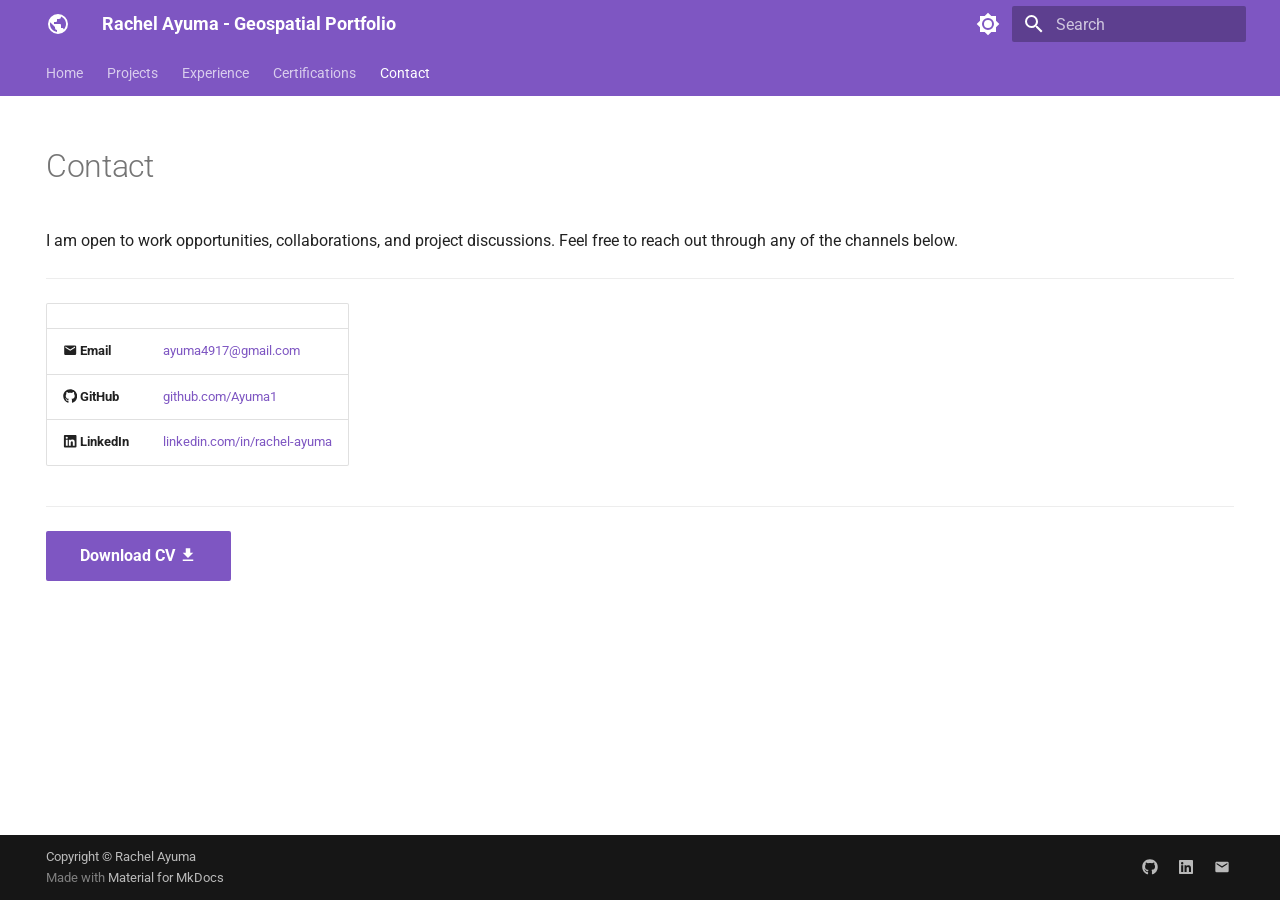
<file: contact/index.html>
<!doctype html>
<html lang="en" class="no-js">
  <head>
    
      <meta charset="utf-8">
      <meta name="viewport" content="width=device-width,initial-scale=1">
      
        <meta name="description" content="Portfolio of Rachel Ayuma — GIS, Remote Sensing, and Spatial Data Science">
      
      
        <meta name="author" content="Rachel Ayuma">
      
      
        <link rel="canonical" href="https://ayuma1.github.io/RachelAyuma/contact/">
      
      
        <link rel="prev" href="../Certifications/">
      
      
      
        
      
      
      <link rel="icon" href="../assets/images/favicon.png">
      <meta name="generator" content="mkdocs-1.6.1, mkdocs-material-9.7.6">
    
    
      
        <title>Contact - Rachel Ayuma - Geospatial Portfolio</title>
      
    
    
      <link rel="stylesheet" href="../assets/stylesheets/main.484c7ddc.min.css">
      
        
        <link rel="stylesheet" href="../assets/stylesheets/palette.ab4e12ef.min.css">
      
      


    
    
      
    
    
      
        
        
        <link rel="preconnect" href="https://fonts.gstatic.com" crossorigin>
        <link rel="stylesheet" href="https://fonts.googleapis.com/css?family=Roboto:300,300i,400,400i,700,700i%7CRoboto+Mono:400,400i,700,700i&display=fallback">
        <style>:root{--md-text-font:"Roboto";--md-code-font:"Roboto Mono"}</style>
      
    
    
      <link rel="stylesheet" href="../assets/css/extra.css">
    
    <script>__md_scope=new URL("..",location),__md_hash=e=>[...e].reduce(((e,_)=>(e<<5)-e+_.charCodeAt(0)),0),__md_get=(e,_=localStorage,t=__md_scope)=>JSON.parse(_.getItem(t.pathname+"."+e)),__md_set=(e,_,t=localStorage,a=__md_scope)=>{try{t.setItem(a.pathname+"."+e,JSON.stringify(_))}catch(e){}}</script>
    
      

    
    
  </head>
  
  
    
    
      
    
    
    
    
    <body dir="ltr" data-md-color-scheme="default" data-md-color-primary="deep-purple" data-md-color-accent="blue">
  
    
    <input class="md-toggle" data-md-toggle="drawer" type="checkbox" id="__drawer" autocomplete="off">
    <input class="md-toggle" data-md-toggle="search" type="checkbox" id="__search" autocomplete="off">
    <label class="md-overlay" for="__drawer"></label>
    <div data-md-component="skip">
      
        
        <a href="#contact" class="md-skip">
          Skip to content
        </a>
      
    </div>
    <div data-md-component="announce">
      
    </div>
    
    
      

<header class="md-header" data-md-component="header">
  <nav class="md-header__inner md-grid" aria-label="Header">
    <a href=".." title="Rachel Ayuma - Geospatial Portfolio" class="md-header__button md-logo" aria-label="Rachel Ayuma - Geospatial Portfolio" data-md-component="logo">
      
  
  <svg xmlns="http://www.w3.org/2000/svg" viewBox="0 0 24 24"><path d="M17.9 17.39c-.26-.8-1.01-1.39-1.9-1.39h-1v-3a1 1 0 0 0-1-1H8v-2h2a1 1 0 0 0 1-1V7h2a2 2 0 0 0 2-2v-.41a7.984 7.984 0 0 1 2.9 12.8M11 19.93c-3.95-.49-7-3.85-7-7.93 0-.62.08-1.22.21-1.79L9 15v1a2 2 0 0 0 2 2m1-16A10 10 0 0 0 2 12a10 10 0 0 0 10 10 10 10 0 0 0 10-10A10 10 0 0 0 12 2"/></svg>

    </a>
    <label class="md-header__button md-icon" for="__drawer">
      
      <svg xmlns="http://www.w3.org/2000/svg" viewBox="0 0 24 24"><path d="M3 6h18v2H3zm0 5h18v2H3zm0 5h18v2H3z"/></svg>
    </label>
    <div class="md-header__title" data-md-component="header-title">
      <div class="md-header__ellipsis">
        <div class="md-header__topic">
          <span class="md-ellipsis">
            Rachel Ayuma - Geospatial Portfolio
          </span>
        </div>
        <div class="md-header__topic" data-md-component="header-topic">
          <span class="md-ellipsis">
            
              Contact
            
          </span>
        </div>
      </div>
    </div>
    
      
        <form class="md-header__option" data-md-component="palette">
  
    
    
    
    <input class="md-option" data-md-color-media="" data-md-color-scheme="default" data-md-color-primary="deep-purple" data-md-color-accent="blue"  aria-label="Switch to dark mode"  type="radio" name="__palette" id="__palette_0">
    
      <label class="md-header__button md-icon" title="Switch to dark mode" for="__palette_1" hidden>
        <svg xmlns="http://www.w3.org/2000/svg" viewBox="0 0 24 24"><path d="M12 8a4 4 0 0 0-4 4 4 4 0 0 0 4 4 4 4 0 0 0 4-4 4 4 0 0 0-4-4m0 10a6 6 0 0 1-6-6 6 6 0 0 1 6-6 6 6 0 0 1 6 6 6 6 0 0 1-6 6m8-9.31V4h-4.69L12 .69 8.69 4H4v4.69L.69 12 4 15.31V20h4.69L12 23.31 15.31 20H20v-4.69L23.31 12z"/></svg>
      </label>
    
  
    
    
    
    <input class="md-option" data-md-color-media="" data-md-color-scheme="slate" data-md-color-primary="deep-purple" data-md-color-accent="blue"  aria-label="Switch to light mode"  type="radio" name="__palette" id="__palette_1">
    
      <label class="md-header__button md-icon" title="Switch to light mode" for="__palette_0" hidden>
        <svg xmlns="http://www.w3.org/2000/svg" viewBox="0 0 24 24"><path d="M12 18c-.89 0-1.74-.2-2.5-.55C11.56 16.5 13 14.42 13 12s-1.44-4.5-3.5-5.45C10.26 6.2 11.11 6 12 6a6 6 0 0 1 6 6 6 6 0 0 1-6 6m8-9.31V4h-4.69L12 .69 8.69 4H4v4.69L.69 12 4 15.31V20h4.69L12 23.31 15.31 20H20v-4.69L23.31 12z"/></svg>
      </label>
    
  
</form>
      
    
    
      <script>var palette=__md_get("__palette");if(palette&&palette.color){if("(prefers-color-scheme)"===palette.color.media){var media=matchMedia("(prefers-color-scheme: light)"),input=document.querySelector(media.matches?"[data-md-color-media='(prefers-color-scheme: light)']":"[data-md-color-media='(prefers-color-scheme: dark)']");palette.color.media=input.getAttribute("data-md-color-media"),palette.color.scheme=input.getAttribute("data-md-color-scheme"),palette.color.primary=input.getAttribute("data-md-color-primary"),palette.color.accent=input.getAttribute("data-md-color-accent")}for(var[key,value]of Object.entries(palette.color))document.body.setAttribute("data-md-color-"+key,value)}</script>
    
    
    
      
      
        <label class="md-header__button md-icon" for="__search">
          
          <svg xmlns="http://www.w3.org/2000/svg" viewBox="0 0 24 24"><path d="M9.5 3A6.5 6.5 0 0 1 16 9.5c0 1.61-.59 3.09-1.56 4.23l.27.27h.79l5 5-1.5 1.5-5-5v-.79l-.27-.27A6.52 6.52 0 0 1 9.5 16 6.5 6.5 0 0 1 3 9.5 6.5 6.5 0 0 1 9.5 3m0 2C7 5 5 7 5 9.5S7 14 9.5 14 14 12 14 9.5 12 5 9.5 5"/></svg>
        </label>
        <div class="md-search" data-md-component="search" role="dialog">
  <label class="md-search__overlay" for="__search"></label>
  <div class="md-search__inner" role="search">
    <form class="md-search__form" name="search">
      <input type="text" class="md-search__input" name="query" aria-label="Search" placeholder="Search" autocapitalize="off" autocorrect="off" autocomplete="off" spellcheck="false" data-md-component="search-query" required>
      <label class="md-search__icon md-icon" for="__search">
        
        <svg xmlns="http://www.w3.org/2000/svg" viewBox="0 0 24 24"><path d="M9.5 3A6.5 6.5 0 0 1 16 9.5c0 1.61-.59 3.09-1.56 4.23l.27.27h.79l5 5-1.5 1.5-5-5v-.79l-.27-.27A6.52 6.52 0 0 1 9.5 16 6.5 6.5 0 0 1 3 9.5 6.5 6.5 0 0 1 9.5 3m0 2C7 5 5 7 5 9.5S7 14 9.5 14 14 12 14 9.5 12 5 9.5 5"/></svg>
        
        <svg xmlns="http://www.w3.org/2000/svg" viewBox="0 0 24 24"><path d="M20 11v2H8l5.5 5.5-1.42 1.42L4.16 12l7.92-7.92L13.5 5.5 8 11z"/></svg>
      </label>
      <nav class="md-search__options" aria-label="Search">
        
        <button type="reset" class="md-search__icon md-icon" title="Clear" aria-label="Clear" tabindex="-1">
          
          <svg xmlns="http://www.w3.org/2000/svg" viewBox="0 0 24 24"><path d="M19 6.41 17.59 5 12 10.59 6.41 5 5 6.41 10.59 12 5 17.59 6.41 19 12 13.41 17.59 19 19 17.59 13.41 12z"/></svg>
        </button>
      </nav>
      
    </form>
    <div class="md-search__output">
      <div class="md-search__scrollwrap" tabindex="0" data-md-scrollfix>
        <div class="md-search-result" data-md-component="search-result">
          <div class="md-search-result__meta">
            Initializing search
          </div>
          <ol class="md-search-result__list" role="presentation"></ol>
        </div>
      </div>
    </div>
  </div>
</div>
      
    
    
  </nav>
  
</header>
    
    <div class="md-container" data-md-component="container">
      
      
        
          
            
<nav class="md-tabs" aria-label="Tabs" data-md-component="tabs">
  <div class="md-grid">
    <ul class="md-tabs__list">
      
        
  
  
  
  
    <li class="md-tabs__item">
      <a href=".." class="md-tabs__link">
        
  
  
    
  
  Home

      </a>
    </li>
  

      
        
  
  
  
  
    
    
      <li class="md-tabs__item">
        <a href="../projects/" class="md-tabs__link">
          
  
  
  Projects

        </a>
      </li>
    
  

      
        
  
  
  
  
    <li class="md-tabs__item">
      <a href="../experience/" class="md-tabs__link">
        
  
  
    
  
  Experience

      </a>
    </li>
  

      
        
  
  
  
  
    <li class="md-tabs__item">
      <a href="../Certifications/" class="md-tabs__link">
        
  
  
    
  
  Certifications

      </a>
    </li>
  

      
        
  
  
  
    
  
  
    <li class="md-tabs__item md-tabs__item--active">
      <a href="./" class="md-tabs__link">
        
  
  
    
  
  Contact

      </a>
    </li>
  

      
    </ul>
  </div>
</nav>
          
        
      
      <main class="md-main" data-md-component="main">
        <div class="md-main__inner md-grid">
          
            
              
                
              
              <div class="md-sidebar md-sidebar--primary" data-md-component="sidebar" data-md-type="navigation" hidden>
                <div class="md-sidebar__scrollwrap">
                  <div class="md-sidebar__inner">
                    


  


<nav class="md-nav md-nav--primary md-nav--lifted" aria-label="Navigation" data-md-level="0">
  <label class="md-nav__title" for="__drawer">
    <a href=".." title="Rachel Ayuma - Geospatial Portfolio" class="md-nav__button md-logo" aria-label="Rachel Ayuma - Geospatial Portfolio" data-md-component="logo">
      
  
  <svg xmlns="http://www.w3.org/2000/svg" viewBox="0 0 24 24"><path d="M17.9 17.39c-.26-.8-1.01-1.39-1.9-1.39h-1v-3a1 1 0 0 0-1-1H8v-2h2a1 1 0 0 0 1-1V7h2a2 2 0 0 0 2-2v-.41a7.984 7.984 0 0 1 2.9 12.8M11 19.93c-3.95-.49-7-3.85-7-7.93 0-.62.08-1.22.21-1.79L9 15v1a2 2 0 0 0 2 2m1-16A10 10 0 0 0 2 12a10 10 0 0 0 10 10 10 10 0 0 0 10-10A10 10 0 0 0 12 2"/></svg>

    </a>
    Rachel Ayuma - Geospatial Portfolio
  </label>
  
  <ul class="md-nav__list" data-md-scrollfix>
    
      
      
  
  
  
  
    <li class="md-nav__item">
      <a href=".." class="md-nav__link">
        
  
  
  <span class="md-ellipsis">
    
  
    Home
  

    
  </span>
  
  

      </a>
    </li>
  

    
      
      
  
  
  
  
    
    
    
    
      
      
    
    
    <li class="md-nav__item md-nav__item--nested">
      
        
        
        <input class="md-nav__toggle md-toggle " type="checkbox" id="__nav_2" >
        
          
          <label class="md-nav__link" for="__nav_2" id="__nav_2_label" tabindex="0">
            
  
  
  <span class="md-ellipsis">
    
  
    Projects
  

    
  </span>
  
  

            <span class="md-nav__icon md-icon"></span>
          </label>
        
        <nav class="md-nav" data-md-level="1" aria-labelledby="__nav_2_label" aria-expanded="false">
          <label class="md-nav__title" for="__nav_2">
            <span class="md-nav__icon md-icon"></span>
            
  
    Projects
  

          </label>
          <ul class="md-nav__list" data-md-scrollfix>
            
              
                
  
  
  
  
    <li class="md-nav__item">
      <a href="../projects/" class="md-nav__link">
        
  
  
  <span class="md-ellipsis">
    
  
    All Projects
  

    
  </span>
  
  

      </a>
    </li>
  

              
            
              
                
  
  
  
  
    <li class="md-nav__item">
      <a href="../projects/sample-project/" class="md-nav__link">
        
  
  
  <span class="md-ellipsis">
    
  
    Cross Regional Transfer Learning for Landslide Susceptibility Mapping
  

    
  </span>
  
  

      </a>
    </li>
  

              
            
          </ul>
        </nav>
      
    </li>
  

    
      
      
  
  
  
  
    <li class="md-nav__item">
      <a href="../experience/" class="md-nav__link">
        
  
  
  <span class="md-ellipsis">
    
  
    Experience
  

    
  </span>
  
  

      </a>
    </li>
  

    
      
      
  
  
  
  
    <li class="md-nav__item">
      <a href="../Certifications/" class="md-nav__link">
        
  
  
  <span class="md-ellipsis">
    
  
    Certifications
  

    
  </span>
  
  

      </a>
    </li>
  

    
      
      
  
  
    
  
  
  
    <li class="md-nav__item md-nav__item--active">
      
      <input class="md-nav__toggle md-toggle" type="checkbox" id="__toc">
      
      
        
      
      
      <a href="./" class="md-nav__link md-nav__link--active">
        
  
  
  <span class="md-ellipsis">
    
  
    Contact
  

    
  </span>
  
  

      </a>
      
    </li>
  

    
  </ul>
</nav>
                  </div>
                </div>
              </div>
            
            
              
                
              
              <div class="md-sidebar md-sidebar--secondary" data-md-component="sidebar" data-md-type="toc" hidden>
                <div class="md-sidebar__scrollwrap">
                  <div class="md-sidebar__inner">
                    

<nav class="md-nav md-nav--secondary" aria-label="Table of contents">
  
  
  
    
  
  
</nav>
                  </div>
                </div>
              </div>
            
          
          
            <div class="md-content" data-md-component="content">
              
              <article class="md-content__inner md-typeset">
                
                  
  




<!--
CHECKLIST FOR THIS PAGE:
- [ ] Replace [YOUR-EMAIL-ADDRESS] with your actual email
- [ ] Replace [YOUR-GITHUB-USERNAME] with your GitHub username
- [ ] Replace [YOUR-LINKEDIN-USERNAME] with your LinkedIn username
- [ ] Replace [YOUR-NAME] in the CV link with the actual filename of your PDF
- [ ] Delete the Twitter/X row if you don't use it
- [ ] Delete the ResearchGate row if not applicable
-->

<h1 id="contact">Contact</h1>
<p>I am open to work opportunities, collaborations, and project discussions.
Feel free to reach out through any of the channels below.</p>
<hr />
<table>
<thead>
<tr>
<th></th>
<th></th>
</tr>
</thead>
<tbody>
<tr>
<td><span class="twemoji"><svg xmlns="http://www.w3.org/2000/svg" viewBox="0 0 24 24"><path d="m20 8-8 5-8-5V6l8 5 8-5m0-2H4c-1.11 0-2 .89-2 2v12a2 2 0 0 0 2 2h16a2 2 0 0 0 2-2V6a2 2 0 0 0-2-2"/></svg></span> <strong>Email</strong></td>
<td><a href="mailto:ayuma4917@gmail.com">ayuma4917@gmail.com</a></td>
</tr>
<tr>
<td><span class="twemoji"><svg xmlns="http://www.w3.org/2000/svg" viewBox="0 0 512 512"><!--! Font Awesome Free 7.1.0 by @fontawesome - https://fontawesome.com License - https://fontawesome.com/license/free (Icons: CC BY 4.0, Fonts: SIL OFL 1.1, Code: MIT License) Copyright 2025 Fonticons, Inc.--><path d="M173.9 397.4c0 2-2.3 3.6-5.2 3.6-3.3.3-5.6-1.3-5.6-3.6 0-2 2.3-3.6 5.2-3.6 3-.3 5.6 1.3 5.6 3.6m-31.1-4.5c-.7 2 1.3 4.3 4.3 4.9 2.6 1 5.6 0 6.2-2s-1.3-4.3-4.3-5.2c-2.6-.7-5.5.3-6.2 2.3m44.2-1.7c-2.9.7-4.9 2.6-4.6 4.9.3 2 2.9 3.3 5.9 2.6 2.9-.7 4.9-2.6 4.6-4.6-.3-1.9-3-3.2-5.9-2.9M252.8 8C114.1 8 8 113.3 8 252c0 110.9 69.8 205.8 169.5 239.2 12.8 2.3 17.3-5.6 17.3-12.1 0-6.2-.3-40.4-.3-61.4 0 0-70 15-84.7-29.8 0 0-11.4-29.1-27.8-36.6 0 0-22.9-15.7 1.6-15.4 0 0 24.9 2 38.6 25.8 21.9 38.6 58.6 27.5 72.9 20.9 2.3-16 8.8-27.1 16-33.7-55.9-6.2-112.3-14.3-112.3-110.5 0-27.5 7.6-41.3 23.6-58.9-2.6-6.5-11.1-33.3 2.6-67.9 20.9-6.5 69 27 69 27 20-5.6 41.5-8.5 62.8-8.5s42.8 2.9 62.8 8.5c0 0 48.1-33.6 69-27 13.7 34.7 5.2 61.4 2.6 67.9 16 17.7 25.8 31.5 25.8 58.9 0 96.5-58.9 104.2-114.8 110.5 9.2 7.9 17 22.9 17 46.4 0 33.7-.3 75.4-.3 83.6 0 6.5 4.6 14.4 17.3 12.1C436.2 457.8 504 362.9 504 252 504 113.3 391.5 8 252.8 8M105.2 352.9c-1.3 1-1 3.3.7 5.2 1.6 1.6 3.9 2.3 5.2 1 1.3-1 1-3.3-.7-5.2-1.6-1.6-3.9-2.3-5.2-1m-10.8-8.1c-.7 1.3.3 2.9 2.3 3.9 1.6 1 3.6.7 4.3-.7.7-1.3-.3-2.9-2.3-3.9-2-.6-3.6-.3-4.3.7m32.4 35.6c-1.6 1.3-1 4.3 1.3 6.2 2.3 2.3 5.2 2.6 6.5 1 1.3-1.3.7-4.3-1.3-6.2-2.2-2.3-5.2-2.6-6.5-1m-11.4-14.7c-1.6 1-1.6 3.6 0 5.9s4.3 3.3 5.6 2.3c1.6-1.3 1.6-3.9 0-6.2-1.4-2.3-4-3.3-5.6-2"/></svg></span> <strong>GitHub</strong></td>
<td><a href="https://github.com/Ayuma1">github.com/Ayuma1</a></td>
</tr>
<tr>
<td><span class="twemoji"><svg xmlns="http://www.w3.org/2000/svg" viewBox="0 0 448 512"><!--! Font Awesome Free 7.1.0 by @fontawesome - https://fontawesome.com License - https://fontawesome.com/license/free (Icons: CC BY 4.0, Fonts: SIL OFL 1.1, Code: MIT License) Copyright 2025 Fonticons, Inc.--><path d="M416 32H31.9C14.3 32 0 46.5 0 64.3v383.4C0 465.5 14.3 480 31.9 480H416c17.6 0 32-14.5 32-32.3V64.3c0-17.8-14.4-32.3-32-32.3M135.4 416H69V202.2h66.5V416zM102.2 96a38.5 38.5 0 1 1 0 77 38.5 38.5 0 1 1 0-77m282.1 320h-66.4V312c0-24.8-.5-56.7-34.5-56.7-34.6 0-39.9 27-39.9 54.9V416h-66.4V202.2h63.7v29.2h.9c8.9-16.8 30.6-34.5 62.9-34.5 67.2 0 79.7 44.3 79.7 101.9z"/></svg></span> <strong>LinkedIn</strong></td>
<td><a href="https://www.linkedin.com/in/rachel-ayuma/">linkedin.com/in/rachel-ayuma</a></td>
</tr>
</tbody>
</table>
<hr />
<p><a class="md-button md-button--primary" href="../assets/RACHEL%20AYUMA_CV.pdf">Download CV <span class="twemoji"><svg xmlns="http://www.w3.org/2000/svg" viewBox="0 0 24 24"><path d="M5 20h14v-2H5m14-9h-4V3H9v6H5l7 7z"/></svg></span></a></p>







  
  




  



                
              </article>
            </div>
          
          
<script>var target=document.getElementById(location.hash.slice(1));target&&target.name&&(target.checked=target.name.startsWith("__tabbed_"))</script>
        </div>
        
          <button type="button" class="md-top md-icon" data-md-component="top" hidden>
  
  <svg xmlns="http://www.w3.org/2000/svg" viewBox="0 0 24 24"><path d="M13 20h-2V8l-5.5 5.5-1.42-1.42L12 4.16l7.92 7.92-1.42 1.42L13 8z"/></svg>
  Back to top
</button>
        
      </main>
      
        <footer class="md-footer">
  
  <div class="md-footer-meta md-typeset">
    <div class="md-footer-meta__inner md-grid">
      <div class="md-copyright">
  
    <div class="md-copyright__highlight">
      Copyright &copy; Rachel Ayuma
    </div>
  
  
    Made with
    <a href="https://squidfunk.github.io/mkdocs-material/" target="_blank" rel="noopener">
      Material for MkDocs
    </a>
  
</div>
      
        
<div class="md-social">
  
    
    
    
    
      
      
    
    <a href="https://github.com/Ayuma1" target="_blank" rel="noopener" title="github.com" class="md-social__link">
      <svg xmlns="http://www.w3.org/2000/svg" viewBox="0 0 512 512"><!--! Font Awesome Free 7.1.0 by @fontawesome - https://fontawesome.com License - https://fontawesome.com/license/free (Icons: CC BY 4.0, Fonts: SIL OFL 1.1, Code: MIT License) Copyright 2025 Fonticons, Inc.--><path d="M173.9 397.4c0 2-2.3 3.6-5.2 3.6-3.3.3-5.6-1.3-5.6-3.6 0-2 2.3-3.6 5.2-3.6 3-.3 5.6 1.3 5.6 3.6m-31.1-4.5c-.7 2 1.3 4.3 4.3 4.9 2.6 1 5.6 0 6.2-2s-1.3-4.3-4.3-5.2c-2.6-.7-5.5.3-6.2 2.3m44.2-1.7c-2.9.7-4.9 2.6-4.6 4.9.3 2 2.9 3.3 5.9 2.6 2.9-.7 4.9-2.6 4.6-4.6-.3-1.9-3-3.2-5.9-2.9M252.8 8C114.1 8 8 113.3 8 252c0 110.9 69.8 205.8 169.5 239.2 12.8 2.3 17.3-5.6 17.3-12.1 0-6.2-.3-40.4-.3-61.4 0 0-70 15-84.7-29.8 0 0-11.4-29.1-27.8-36.6 0 0-22.9-15.7 1.6-15.4 0 0 24.9 2 38.6 25.8 21.9 38.6 58.6 27.5 72.9 20.9 2.3-16 8.8-27.1 16-33.7-55.9-6.2-112.3-14.3-112.3-110.5 0-27.5 7.6-41.3 23.6-58.9-2.6-6.5-11.1-33.3 2.6-67.9 20.9-6.5 69 27 69 27 20-5.6 41.5-8.5 62.8-8.5s42.8 2.9 62.8 8.5c0 0 48.1-33.6 69-27 13.7 34.7 5.2 61.4 2.6 67.9 16 17.7 25.8 31.5 25.8 58.9 0 96.5-58.9 104.2-114.8 110.5 9.2 7.9 17 22.9 17 46.4 0 33.7-.3 75.4-.3 83.6 0 6.5 4.6 14.4 17.3 12.1C436.2 457.8 504 362.9 504 252 504 113.3 391.5 8 252.8 8M105.2 352.9c-1.3 1-1 3.3.7 5.2 1.6 1.6 3.9 2.3 5.2 1 1.3-1 1-3.3-.7-5.2-1.6-1.6-3.9-2.3-5.2-1m-10.8-8.1c-.7 1.3.3 2.9 2.3 3.9 1.6 1 3.6.7 4.3-.7.7-1.3-.3-2.9-2.3-3.9-2-.6-3.6-.3-4.3.7m32.4 35.6c-1.6 1.3-1 4.3 1.3 6.2 2.3 2.3 5.2 2.6 6.5 1 1.3-1.3.7-4.3-1.3-6.2-2.2-2.3-5.2-2.6-6.5-1m-11.4-14.7c-1.6 1-1.6 3.6 0 5.9s4.3 3.3 5.6 2.3c1.6-1.3 1.6-3.9 0-6.2-1.4-2.3-4-3.3-5.6-2"/></svg>
    </a>
  
    
    
    
    
      
      
    
    <a href="https://www.linkedin.com/in/rachel-ayuma/" target="_blank" rel="noopener" title="www.linkedin.com" class="md-social__link">
      <svg xmlns="http://www.w3.org/2000/svg" viewBox="0 0 448 512"><!--! Font Awesome Free 7.1.0 by @fontawesome - https://fontawesome.com License - https://fontawesome.com/license/free (Icons: CC BY 4.0, Fonts: SIL OFL 1.1, Code: MIT License) Copyright 2025 Fonticons, Inc.--><path d="M416 32H31.9C14.3 32 0 46.5 0 64.3v383.4C0 465.5 14.3 480 31.9 480H416c17.6 0 32-14.5 32-32.3V64.3c0-17.8-14.4-32.3-32-32.3M135.4 416H69V202.2h66.5V416zM102.2 96a38.5 38.5 0 1 1 0 77 38.5 38.5 0 1 1 0-77m282.1 320h-66.4V312c0-24.8-.5-56.7-34.5-56.7-34.6 0-39.9 27-39.9 54.9V416h-66.4V202.2h63.7v29.2h.9c8.9-16.8 30.6-34.5 62.9-34.5 67.2 0 79.7 44.3 79.7 101.9z"/></svg>
    </a>
  
    
    
    
    
    <a href="mailto:ayuma4917@gmail.com" target="_blank" rel="noopener" title="" class="md-social__link">
      <svg xmlns="http://www.w3.org/2000/svg" viewBox="0 0 24 24"><path d="m20 8-8 5-8-5V6l8 5 8-5m0-2H4c-1.11 0-2 .89-2 2v12a2 2 0 0 0 2 2h16a2 2 0 0 0 2-2V6a2 2 0 0 0-2-2"/></svg>
    </a>
  
</div>
      
    </div>
  </div>
</footer>
      
    </div>
    <div class="md-dialog" data-md-component="dialog">
      <div class="md-dialog__inner md-typeset"></div>
    </div>
    
    
    
      
      
      <script id="__config" type="application/json">{"annotate": null, "base": "..", "features": ["navigation.tabs", "navigation.top", "content.code.copy"], "search": "../assets/javascripts/workers/search.2c215733.min.js", "tags": null, "translations": {"clipboard.copied": "Copied to clipboard", "clipboard.copy": "Copy to clipboard", "search.result.more.one": "1 more on this page", "search.result.more.other": "# more on this page", "search.result.none": "No matching documents", "search.result.one": "1 matching document", "search.result.other": "# matching documents", "search.result.placeholder": "Type to start searching", "search.result.term.missing": "Missing", "select.version": "Select version"}, "version": null}</script>
    
    
      <script src="../assets/javascripts/bundle.79ae519e.min.js"></script>
      
    
  </body>
</html>
</file>
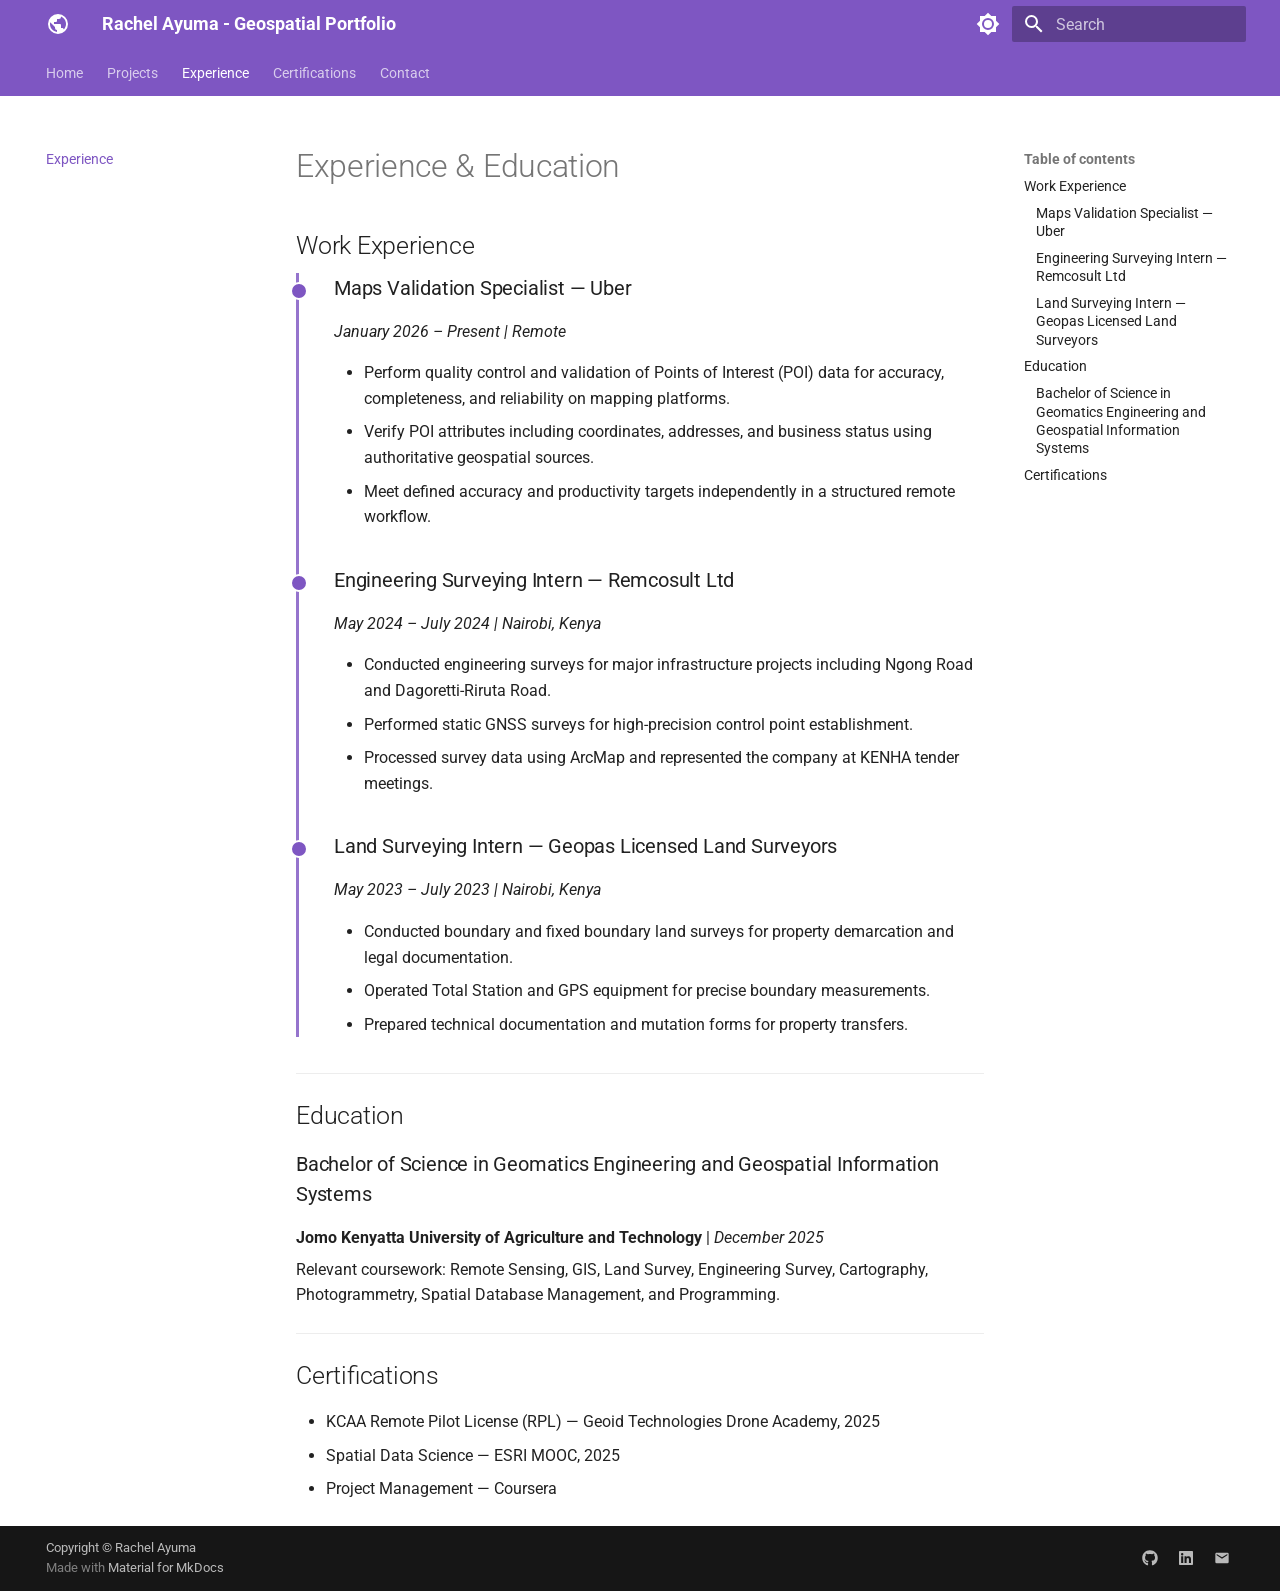
<file: experience/index.html>
<!doctype html>
<html lang="en" class="no-js">
  <head>
    
      <meta charset="utf-8">
      <meta name="viewport" content="width=device-width,initial-scale=1">
      
        <meta name="description" content="Portfolio of Rachel Ayuma — GIS, Remote Sensing, and Spatial Data Science">
      
      
        <meta name="author" content="Rachel Ayuma">
      
      
        <link rel="canonical" href="https://ayuma1.github.io/RachelAyuma/experience/">
      
      
        <link rel="prev" href="../projects/sample-project/">
      
      
        <link rel="next" href="../Certifications/">
      
      
        
      
      
      <link rel="icon" href="../assets/images/favicon.png">
      <meta name="generator" content="mkdocs-1.6.1, mkdocs-material-9.7.6">
    
    
      
        <title>Experience - Rachel Ayuma - Geospatial Portfolio</title>
      
    
    
      <link rel="stylesheet" href="../assets/stylesheets/main.484c7ddc.min.css">
      
        
        <link rel="stylesheet" href="../assets/stylesheets/palette.ab4e12ef.min.css">
      
      


    
    
      
    
    
      
        
        
        <link rel="preconnect" href="https://fonts.gstatic.com" crossorigin>
        <link rel="stylesheet" href="https://fonts.googleapis.com/css?family=Roboto:300,300i,400,400i,700,700i%7CRoboto+Mono:400,400i,700,700i&display=fallback">
        <style>:root{--md-text-font:"Roboto";--md-code-font:"Roboto Mono"}</style>
      
    
    
      <link rel="stylesheet" href="../assets/css/extra.css">
    
    <script>__md_scope=new URL("..",location),__md_hash=e=>[...e].reduce(((e,_)=>(e<<5)-e+_.charCodeAt(0)),0),__md_get=(e,_=localStorage,t=__md_scope)=>JSON.parse(_.getItem(t.pathname+"."+e)),__md_set=(e,_,t=localStorage,a=__md_scope)=>{try{t.setItem(a.pathname+"."+e,JSON.stringify(_))}catch(e){}}</script>
    
      

    
    
  </head>
  
  
    
    
      
    
    
    
    
    <body dir="ltr" data-md-color-scheme="default" data-md-color-primary="deep-purple" data-md-color-accent="blue">
  
    
    <input class="md-toggle" data-md-toggle="drawer" type="checkbox" id="__drawer" autocomplete="off">
    <input class="md-toggle" data-md-toggle="search" type="checkbox" id="__search" autocomplete="off">
    <label class="md-overlay" for="__drawer"></label>
    <div data-md-component="skip">
      
        
        <a href="#experience-education" class="md-skip">
          Skip to content
        </a>
      
    </div>
    <div data-md-component="announce">
      
    </div>
    
    
      

<header class="md-header" data-md-component="header">
  <nav class="md-header__inner md-grid" aria-label="Header">
    <a href=".." title="Rachel Ayuma - Geospatial Portfolio" class="md-header__button md-logo" aria-label="Rachel Ayuma - Geospatial Portfolio" data-md-component="logo">
      
  
  <svg xmlns="http://www.w3.org/2000/svg" viewBox="0 0 24 24"><path d="M17.9 17.39c-.26-.8-1.01-1.39-1.9-1.39h-1v-3a1 1 0 0 0-1-1H8v-2h2a1 1 0 0 0 1-1V7h2a2 2 0 0 0 2-2v-.41a7.984 7.984 0 0 1 2.9 12.8M11 19.93c-3.95-.49-7-3.85-7-7.93 0-.62.08-1.22.21-1.79L9 15v1a2 2 0 0 0 2 2m1-16A10 10 0 0 0 2 12a10 10 0 0 0 10 10 10 10 0 0 0 10-10A10 10 0 0 0 12 2"/></svg>

    </a>
    <label class="md-header__button md-icon" for="__drawer">
      
      <svg xmlns="http://www.w3.org/2000/svg" viewBox="0 0 24 24"><path d="M3 6h18v2H3zm0 5h18v2H3zm0 5h18v2H3z"/></svg>
    </label>
    <div class="md-header__title" data-md-component="header-title">
      <div class="md-header__ellipsis">
        <div class="md-header__topic">
          <span class="md-ellipsis">
            Rachel Ayuma - Geospatial Portfolio
          </span>
        </div>
        <div class="md-header__topic" data-md-component="header-topic">
          <span class="md-ellipsis">
            
              Experience
            
          </span>
        </div>
      </div>
    </div>
    
      
        <form class="md-header__option" data-md-component="palette">
  
    
    
    
    <input class="md-option" data-md-color-media="" data-md-color-scheme="default" data-md-color-primary="deep-purple" data-md-color-accent="blue"  aria-label="Switch to dark mode"  type="radio" name="__palette" id="__palette_0">
    
      <label class="md-header__button md-icon" title="Switch to dark mode" for="__palette_1" hidden>
        <svg xmlns="http://www.w3.org/2000/svg" viewBox="0 0 24 24"><path d="M12 8a4 4 0 0 0-4 4 4 4 0 0 0 4 4 4 4 0 0 0 4-4 4 4 0 0 0-4-4m0 10a6 6 0 0 1-6-6 6 6 0 0 1 6-6 6 6 0 0 1 6 6 6 6 0 0 1-6 6m8-9.31V4h-4.69L12 .69 8.69 4H4v4.69L.69 12 4 15.31V20h4.69L12 23.31 15.31 20H20v-4.69L23.31 12z"/></svg>
      </label>
    
  
    
    
    
    <input class="md-option" data-md-color-media="" data-md-color-scheme="slate" data-md-color-primary="deep-purple" data-md-color-accent="blue"  aria-label="Switch to light mode"  type="radio" name="__palette" id="__palette_1">
    
      <label class="md-header__button md-icon" title="Switch to light mode" for="__palette_0" hidden>
        <svg xmlns="http://www.w3.org/2000/svg" viewBox="0 0 24 24"><path d="M12 18c-.89 0-1.74-.2-2.5-.55C11.56 16.5 13 14.42 13 12s-1.44-4.5-3.5-5.45C10.26 6.2 11.11 6 12 6a6 6 0 0 1 6 6 6 6 0 0 1-6 6m8-9.31V4h-4.69L12 .69 8.69 4H4v4.69L.69 12 4 15.31V20h4.69L12 23.31 15.31 20H20v-4.69L23.31 12z"/></svg>
      </label>
    
  
</form>
      
    
    
      <script>var palette=__md_get("__palette");if(palette&&palette.color){if("(prefers-color-scheme)"===palette.color.media){var media=matchMedia("(prefers-color-scheme: light)"),input=document.querySelector(media.matches?"[data-md-color-media='(prefers-color-scheme: light)']":"[data-md-color-media='(prefers-color-scheme: dark)']");palette.color.media=input.getAttribute("data-md-color-media"),palette.color.scheme=input.getAttribute("data-md-color-scheme"),palette.color.primary=input.getAttribute("data-md-color-primary"),palette.color.accent=input.getAttribute("data-md-color-accent")}for(var[key,value]of Object.entries(palette.color))document.body.setAttribute("data-md-color-"+key,value)}</script>
    
    
    
      
      
        <label class="md-header__button md-icon" for="__search">
          
          <svg xmlns="http://www.w3.org/2000/svg" viewBox="0 0 24 24"><path d="M9.5 3A6.5 6.5 0 0 1 16 9.5c0 1.61-.59 3.09-1.56 4.23l.27.27h.79l5 5-1.5 1.5-5-5v-.79l-.27-.27A6.52 6.52 0 0 1 9.5 16 6.5 6.5 0 0 1 3 9.5 6.5 6.5 0 0 1 9.5 3m0 2C7 5 5 7 5 9.5S7 14 9.5 14 14 12 14 9.5 12 5 9.5 5"/></svg>
        </label>
        <div class="md-search" data-md-component="search" role="dialog">
  <label class="md-search__overlay" for="__search"></label>
  <div class="md-search__inner" role="search">
    <form class="md-search__form" name="search">
      <input type="text" class="md-search__input" name="query" aria-label="Search" placeholder="Search" autocapitalize="off" autocorrect="off" autocomplete="off" spellcheck="false" data-md-component="search-query" required>
      <label class="md-search__icon md-icon" for="__search">
        
        <svg xmlns="http://www.w3.org/2000/svg" viewBox="0 0 24 24"><path d="M9.5 3A6.5 6.5 0 0 1 16 9.5c0 1.61-.59 3.09-1.56 4.23l.27.27h.79l5 5-1.5 1.5-5-5v-.79l-.27-.27A6.52 6.52 0 0 1 9.5 16 6.5 6.5 0 0 1 3 9.5 6.5 6.5 0 0 1 9.5 3m0 2C7 5 5 7 5 9.5S7 14 9.5 14 14 12 14 9.5 12 5 9.5 5"/></svg>
        
        <svg xmlns="http://www.w3.org/2000/svg" viewBox="0 0 24 24"><path d="M20 11v2H8l5.5 5.5-1.42 1.42L4.16 12l7.92-7.92L13.5 5.5 8 11z"/></svg>
      </label>
      <nav class="md-search__options" aria-label="Search">
        
        <button type="reset" class="md-search__icon md-icon" title="Clear" aria-label="Clear" tabindex="-1">
          
          <svg xmlns="http://www.w3.org/2000/svg" viewBox="0 0 24 24"><path d="M19 6.41 17.59 5 12 10.59 6.41 5 5 6.41 10.59 12 5 17.59 6.41 19 12 13.41 17.59 19 19 17.59 13.41 12z"/></svg>
        </button>
      </nav>
      
    </form>
    <div class="md-search__output">
      <div class="md-search__scrollwrap" tabindex="0" data-md-scrollfix>
        <div class="md-search-result" data-md-component="search-result">
          <div class="md-search-result__meta">
            Initializing search
          </div>
          <ol class="md-search-result__list" role="presentation"></ol>
        </div>
      </div>
    </div>
  </div>
</div>
      
    
    
  </nav>
  
</header>
    
    <div class="md-container" data-md-component="container">
      
      
        
          
            
<nav class="md-tabs" aria-label="Tabs" data-md-component="tabs">
  <div class="md-grid">
    <ul class="md-tabs__list">
      
        
  
  
  
  
    <li class="md-tabs__item">
      <a href=".." class="md-tabs__link">
        
  
  
    
  
  Home

      </a>
    </li>
  

      
        
  
  
  
  
    
    
      <li class="md-tabs__item">
        <a href="../projects/" class="md-tabs__link">
          
  
  
  Projects

        </a>
      </li>
    
  

      
        
  
  
  
    
  
  
    <li class="md-tabs__item md-tabs__item--active">
      <a href="./" class="md-tabs__link">
        
  
  
    
  
  Experience

      </a>
    </li>
  

      
        
  
  
  
  
    <li class="md-tabs__item">
      <a href="../Certifications/" class="md-tabs__link">
        
  
  
    
  
  Certifications

      </a>
    </li>
  

      
        
  
  
  
  
    <li class="md-tabs__item">
      <a href="../contact/" class="md-tabs__link">
        
  
  
    
  
  Contact

      </a>
    </li>
  

      
    </ul>
  </div>
</nav>
          
        
      
      <main class="md-main" data-md-component="main">
        <div class="md-main__inner md-grid">
          
            
              
              <div class="md-sidebar md-sidebar--primary" data-md-component="sidebar" data-md-type="navigation" >
                <div class="md-sidebar__scrollwrap">
                  <div class="md-sidebar__inner">
                    


  


<nav class="md-nav md-nav--primary md-nav--lifted" aria-label="Navigation" data-md-level="0">
  <label class="md-nav__title" for="__drawer">
    <a href=".." title="Rachel Ayuma - Geospatial Portfolio" class="md-nav__button md-logo" aria-label="Rachel Ayuma - Geospatial Portfolio" data-md-component="logo">
      
  
  <svg xmlns="http://www.w3.org/2000/svg" viewBox="0 0 24 24"><path d="M17.9 17.39c-.26-.8-1.01-1.39-1.9-1.39h-1v-3a1 1 0 0 0-1-1H8v-2h2a1 1 0 0 0 1-1V7h2a2 2 0 0 0 2-2v-.41a7.984 7.984 0 0 1 2.9 12.8M11 19.93c-3.95-.49-7-3.85-7-7.93 0-.62.08-1.22.21-1.79L9 15v1a2 2 0 0 0 2 2m1-16A10 10 0 0 0 2 12a10 10 0 0 0 10 10 10 10 0 0 0 10-10A10 10 0 0 0 12 2"/></svg>

    </a>
    Rachel Ayuma - Geospatial Portfolio
  </label>
  
  <ul class="md-nav__list" data-md-scrollfix>
    
      
      
  
  
  
  
    <li class="md-nav__item">
      <a href=".." class="md-nav__link">
        
  
  
  <span class="md-ellipsis">
    
  
    Home
  

    
  </span>
  
  

      </a>
    </li>
  

    
      
      
  
  
  
  
    
    
    
    
      
      
    
    
    <li class="md-nav__item md-nav__item--nested">
      
        
        
        <input class="md-nav__toggle md-toggle " type="checkbox" id="__nav_2" >
        
          
          <label class="md-nav__link" for="__nav_2" id="__nav_2_label" tabindex="0">
            
  
  
  <span class="md-ellipsis">
    
  
    Projects
  

    
  </span>
  
  

            <span class="md-nav__icon md-icon"></span>
          </label>
        
        <nav class="md-nav" data-md-level="1" aria-labelledby="__nav_2_label" aria-expanded="false">
          <label class="md-nav__title" for="__nav_2">
            <span class="md-nav__icon md-icon"></span>
            
  
    Projects
  

          </label>
          <ul class="md-nav__list" data-md-scrollfix>
            
              
                
  
  
  
  
    <li class="md-nav__item">
      <a href="../projects/" class="md-nav__link">
        
  
  
  <span class="md-ellipsis">
    
  
    All Projects
  

    
  </span>
  
  

      </a>
    </li>
  

              
            
              
                
  
  
  
  
    <li class="md-nav__item">
      <a href="../projects/sample-project/" class="md-nav__link">
        
  
  
  <span class="md-ellipsis">
    
  
    Cross Regional Transfer Learning for Landslide Susceptibility Mapping
  

    
  </span>
  
  

      </a>
    </li>
  

              
            
          </ul>
        </nav>
      
    </li>
  

    
      
      
  
  
    
  
  
  
    <li class="md-nav__item md-nav__item--active">
      
      <input class="md-nav__toggle md-toggle" type="checkbox" id="__toc">
      
      
        
      
      
        <label class="md-nav__link md-nav__link--active" for="__toc">
          
  
  
  <span class="md-ellipsis">
    
  
    Experience
  

    
  </span>
  
  

          <span class="md-nav__icon md-icon"></span>
        </label>
      
      <a href="./" class="md-nav__link md-nav__link--active">
        
  
  
  <span class="md-ellipsis">
    
  
    Experience
  

    
  </span>
  
  

      </a>
      
        

<nav class="md-nav md-nav--secondary" aria-label="Table of contents">
  
  
  
    
  
  
    <label class="md-nav__title" for="__toc">
      <span class="md-nav__icon md-icon"></span>
      Table of contents
    </label>
    <ul class="md-nav__list" data-md-component="toc" data-md-scrollfix>
      
        <li class="md-nav__item">
  <a href="#work-experience" class="md-nav__link">
    <span class="md-ellipsis">
      
        Work Experience
      
    </span>
  </a>
  
    <nav class="md-nav" aria-label="Work Experience">
      <ul class="md-nav__list">
        
          <li class="md-nav__item">
  <a href="#maps-validation-specialist-uber" class="md-nav__link">
    <span class="md-ellipsis">
      
        Maps Validation Specialist — Uber
      
    </span>
  </a>
  
</li>
        
          <li class="md-nav__item">
  <a href="#engineering-surveying-intern-remcosult-ltd" class="md-nav__link">
    <span class="md-ellipsis">
      
        Engineering Surveying Intern — Remcosult Ltd
      
    </span>
  </a>
  
</li>
        
          <li class="md-nav__item">
  <a href="#land-surveying-intern-geopas-licensed-land-surveyors" class="md-nav__link">
    <span class="md-ellipsis">
      
        Land Surveying Intern — Geopas Licensed Land Surveyors
      
    </span>
  </a>
  
</li>
        
      </ul>
    </nav>
  
</li>
      
        <li class="md-nav__item">
  <a href="#education" class="md-nav__link">
    <span class="md-ellipsis">
      
        Education
      
    </span>
  </a>
  
    <nav class="md-nav" aria-label="Education">
      <ul class="md-nav__list">
        
          <li class="md-nav__item">
  <a href="#bachelor-of-science-in-geomatics-engineering-and-geospatial-information-systems" class="md-nav__link">
    <span class="md-ellipsis">
      
        Bachelor of Science in Geomatics Engineering and Geospatial Information Systems
      
    </span>
  </a>
  
</li>
        
      </ul>
    </nav>
  
</li>
      
        <li class="md-nav__item">
  <a href="#certifications" class="md-nav__link">
    <span class="md-ellipsis">
      
        Certifications
      
    </span>
  </a>
  
</li>
      
    </ul>
  
</nav>
      
    </li>
  

    
      
      
  
  
  
  
    <li class="md-nav__item">
      <a href="../Certifications/" class="md-nav__link">
        
  
  
  <span class="md-ellipsis">
    
  
    Certifications
  

    
  </span>
  
  

      </a>
    </li>
  

    
      
      
  
  
  
  
    <li class="md-nav__item">
      <a href="../contact/" class="md-nav__link">
        
  
  
  <span class="md-ellipsis">
    
  
    Contact
  

    
  </span>
  
  

      </a>
    </li>
  

    
  </ul>
</nav>
                  </div>
                </div>
              </div>
            
            
              
              <div class="md-sidebar md-sidebar--secondary" data-md-component="sidebar" data-md-type="toc" >
                <div class="md-sidebar__scrollwrap">
                  <div class="md-sidebar__inner">
                    

<nav class="md-nav md-nav--secondary" aria-label="Table of contents">
  
  
  
    
  
  
    <label class="md-nav__title" for="__toc">
      <span class="md-nav__icon md-icon"></span>
      Table of contents
    </label>
    <ul class="md-nav__list" data-md-component="toc" data-md-scrollfix>
      
        <li class="md-nav__item">
  <a href="#work-experience" class="md-nav__link">
    <span class="md-ellipsis">
      
        Work Experience
      
    </span>
  </a>
  
    <nav class="md-nav" aria-label="Work Experience">
      <ul class="md-nav__list">
        
          <li class="md-nav__item">
  <a href="#maps-validation-specialist-uber" class="md-nav__link">
    <span class="md-ellipsis">
      
        Maps Validation Specialist — Uber
      
    </span>
  </a>
  
</li>
        
          <li class="md-nav__item">
  <a href="#engineering-surveying-intern-remcosult-ltd" class="md-nav__link">
    <span class="md-ellipsis">
      
        Engineering Surveying Intern — Remcosult Ltd
      
    </span>
  </a>
  
</li>
        
          <li class="md-nav__item">
  <a href="#land-surveying-intern-geopas-licensed-land-surveyors" class="md-nav__link">
    <span class="md-ellipsis">
      
        Land Surveying Intern — Geopas Licensed Land Surveyors
      
    </span>
  </a>
  
</li>
        
      </ul>
    </nav>
  
</li>
      
        <li class="md-nav__item">
  <a href="#education" class="md-nav__link">
    <span class="md-ellipsis">
      
        Education
      
    </span>
  </a>
  
    <nav class="md-nav" aria-label="Education">
      <ul class="md-nav__list">
        
          <li class="md-nav__item">
  <a href="#bachelor-of-science-in-geomatics-engineering-and-geospatial-information-systems" class="md-nav__link">
    <span class="md-ellipsis">
      
        Bachelor of Science in Geomatics Engineering and Geospatial Information Systems
      
    </span>
  </a>
  
</li>
        
      </ul>
    </nav>
  
</li>
      
        <li class="md-nav__item">
  <a href="#certifications" class="md-nav__link">
    <span class="md-ellipsis">
      
        Certifications
      
    </span>
  </a>
  
</li>
      
    </ul>
  
</nav>
                  </div>
                </div>
              </div>
            
          
          
            <div class="md-content" data-md-component="content">
              
              <article class="md-content__inner md-typeset">
                
                  



<h1 id="experience-education">Experience &amp; Education</h1>
<h2 id="work-experience">Work Experience</h2>
<div class="timeline">
<div class="timeline-entry">
<h3 id="maps-validation-specialist-uber">Maps Validation Specialist — Uber</h3>
<p><em>January 2026 – Present | Remote</em></p>
<ul>
<li>Perform quality control and validation of Points of Interest (POI) data for accuracy, completeness, and reliability on mapping platforms.</li>
<li>Verify POI attributes including coordinates, addresses, and business status using authoritative geospatial sources.</li>
<li>Meet defined accuracy and productivity targets independently in a structured remote workflow.</li>
</ul>
</div>
<div class="timeline-entry">
<h3 id="engineering-surveying-intern-remcosult-ltd">Engineering Surveying Intern — Remcosult Ltd</h3>
<p><em>May 2024 – July 2024 | Nairobi, Kenya</em></p>
<ul>
<li>Conducted engineering surveys for major infrastructure projects including Ngong Road and Dagoretti-Riruta Road.</li>
<li>Performed static GNSS surveys for high-precision control point establishment.</li>
<li>Processed survey data using ArcMap and represented the company at KENHA tender meetings.</li>
</ul>
</div>
<div class="timeline-entry">
<h3 id="land-surveying-intern-geopas-licensed-land-surveyors">Land Surveying Intern — Geopas Licensed Land Surveyors</h3>
<p><em>May 2023 – July 2023 | Nairobi, Kenya</em></p>
<ul>
<li>Conducted boundary and fixed boundary land surveys for property demarcation and legal documentation.</li>
<li>Operated Total Station and GPS equipment for precise boundary measurements.</li>
<li>Prepared technical documentation and mutation forms for property transfers.</li>
</ul>
</div>
</div>
<hr />
<h2 id="education">Education</h2>
<h3 id="bachelor-of-science-in-geomatics-engineering-and-geospatial-information-systems">Bachelor of Science in Geomatics Engineering and Geospatial Information Systems</h3>
<p><strong>Jomo Kenyatta University of Agriculture and Technology</strong> | <em>December 2025</em></p>
<p>Relevant coursework: Remote Sensing, GIS, Land Survey, Engineering Survey, Cartography, Photogrammetry, Spatial Database Management, and Programming.</p>
<hr />
<h2 id="certifications">Certifications</h2>
<ul>
<li>KCAA Remote Pilot License (RPL) — Geoid Technologies Drone Academy, 2025</li>
<li>Spatial Data Science — ESRI MOOC, 2025</li>
<li>Project Management — Coursera</li>
</ul>












                
              </article>
            </div>
          
          
<script>var target=document.getElementById(location.hash.slice(1));target&&target.name&&(target.checked=target.name.startsWith("__tabbed_"))</script>
        </div>
        
          <button type="button" class="md-top md-icon" data-md-component="top" hidden>
  
  <svg xmlns="http://www.w3.org/2000/svg" viewBox="0 0 24 24"><path d="M13 20h-2V8l-5.5 5.5-1.42-1.42L12 4.16l7.92 7.92-1.42 1.42L13 8z"/></svg>
  Back to top
</button>
        
      </main>
      
        <footer class="md-footer">
  
  <div class="md-footer-meta md-typeset">
    <div class="md-footer-meta__inner md-grid">
      <div class="md-copyright">
  
    <div class="md-copyright__highlight">
      Copyright &copy; Rachel Ayuma
    </div>
  
  
    Made with
    <a href="https://squidfunk.github.io/mkdocs-material/" target="_blank" rel="noopener">
      Material for MkDocs
    </a>
  
</div>
      
        
<div class="md-social">
  
    
    
    
    
      
      
    
    <a href="https://github.com/Ayuma1" target="_blank" rel="noopener" title="github.com" class="md-social__link">
      <svg xmlns="http://www.w3.org/2000/svg" viewBox="0 0 512 512"><!--! Font Awesome Free 7.1.0 by @fontawesome - https://fontawesome.com License - https://fontawesome.com/license/free (Icons: CC BY 4.0, Fonts: SIL OFL 1.1, Code: MIT License) Copyright 2025 Fonticons, Inc.--><path d="M173.9 397.4c0 2-2.3 3.6-5.2 3.6-3.3.3-5.6-1.3-5.6-3.6 0-2 2.3-3.6 5.2-3.6 3-.3 5.6 1.3 5.6 3.6m-31.1-4.5c-.7 2 1.3 4.3 4.3 4.9 2.6 1 5.6 0 6.2-2s-1.3-4.3-4.3-5.2c-2.6-.7-5.5.3-6.2 2.3m44.2-1.7c-2.9.7-4.9 2.6-4.6 4.9.3 2 2.9 3.3 5.9 2.6 2.9-.7 4.9-2.6 4.6-4.6-.3-1.9-3-3.2-5.9-2.9M252.8 8C114.1 8 8 113.3 8 252c0 110.9 69.8 205.8 169.5 239.2 12.8 2.3 17.3-5.6 17.3-12.1 0-6.2-.3-40.4-.3-61.4 0 0-70 15-84.7-29.8 0 0-11.4-29.1-27.8-36.6 0 0-22.9-15.7 1.6-15.4 0 0 24.9 2 38.6 25.8 21.9 38.6 58.6 27.5 72.9 20.9 2.3-16 8.8-27.1 16-33.7-55.9-6.2-112.3-14.3-112.3-110.5 0-27.5 7.6-41.3 23.6-58.9-2.6-6.5-11.1-33.3 2.6-67.9 20.9-6.5 69 27 69 27 20-5.6 41.5-8.5 62.8-8.5s42.8 2.9 62.8 8.5c0 0 48.1-33.6 69-27 13.7 34.7 5.2 61.4 2.6 67.9 16 17.7 25.8 31.5 25.8 58.9 0 96.5-58.9 104.2-114.8 110.5 9.2 7.9 17 22.9 17 46.4 0 33.7-.3 75.4-.3 83.6 0 6.5 4.6 14.4 17.3 12.1C436.2 457.8 504 362.9 504 252 504 113.3 391.5 8 252.8 8M105.2 352.9c-1.3 1-1 3.3.7 5.2 1.6 1.6 3.9 2.3 5.2 1 1.3-1 1-3.3-.7-5.2-1.6-1.6-3.9-2.3-5.2-1m-10.8-8.1c-.7 1.3.3 2.9 2.3 3.9 1.6 1 3.6.7 4.3-.7.7-1.3-.3-2.9-2.3-3.9-2-.6-3.6-.3-4.3.7m32.4 35.6c-1.6 1.3-1 4.3 1.3 6.2 2.3 2.3 5.2 2.6 6.5 1 1.3-1.3.7-4.3-1.3-6.2-2.2-2.3-5.2-2.6-6.5-1m-11.4-14.7c-1.6 1-1.6 3.6 0 5.9s4.3 3.3 5.6 2.3c1.6-1.3 1.6-3.9 0-6.2-1.4-2.3-4-3.3-5.6-2"/></svg>
    </a>
  
    
    
    
    
      
      
    
    <a href="https://www.linkedin.com/in/rachel-ayuma/" target="_blank" rel="noopener" title="www.linkedin.com" class="md-social__link">
      <svg xmlns="http://www.w3.org/2000/svg" viewBox="0 0 448 512"><!--! Font Awesome Free 7.1.0 by @fontawesome - https://fontawesome.com License - https://fontawesome.com/license/free (Icons: CC BY 4.0, Fonts: SIL OFL 1.1, Code: MIT License) Copyright 2025 Fonticons, Inc.--><path d="M416 32H31.9C14.3 32 0 46.5 0 64.3v383.4C0 465.5 14.3 480 31.9 480H416c17.6 0 32-14.5 32-32.3V64.3c0-17.8-14.4-32.3-32-32.3M135.4 416H69V202.2h66.5V416zM102.2 96a38.5 38.5 0 1 1 0 77 38.5 38.5 0 1 1 0-77m282.1 320h-66.4V312c0-24.8-.5-56.7-34.5-56.7-34.6 0-39.9 27-39.9 54.9V416h-66.4V202.2h63.7v29.2h.9c8.9-16.8 30.6-34.5 62.9-34.5 67.2 0 79.7 44.3 79.7 101.9z"/></svg>
    </a>
  
    
    
    
    
    <a href="mailto:ayuma4917@gmail.com" target="_blank" rel="noopener" title="" class="md-social__link">
      <svg xmlns="http://www.w3.org/2000/svg" viewBox="0 0 24 24"><path d="m20 8-8 5-8-5V6l8 5 8-5m0-2H4c-1.11 0-2 .89-2 2v12a2 2 0 0 0 2 2h16a2 2 0 0 0 2-2V6a2 2 0 0 0-2-2"/></svg>
    </a>
  
</div>
      
    </div>
  </div>
</footer>
      
    </div>
    <div class="md-dialog" data-md-component="dialog">
      <div class="md-dialog__inner md-typeset"></div>
    </div>
    
    
    
      
      
      <script id="__config" type="application/json">{"annotate": null, "base": "..", "features": ["navigation.tabs", "navigation.top", "content.code.copy"], "search": "../assets/javascripts/workers/search.2c215733.min.js", "tags": null, "translations": {"clipboard.copied": "Copied to clipboard", "clipboard.copy": "Copy to clipboard", "search.result.more.one": "1 more on this page", "search.result.more.other": "# more on this page", "search.result.none": "No matching documents", "search.result.one": "1 matching document", "search.result.other": "# matching documents", "search.result.placeholder": "Type to start searching", "search.result.term.missing": "Missing", "select.version": "Select version"}, "version": null}</script>
    
    
      <script src="../assets/javascripts/bundle.79ae519e.min.js"></script>
      
    
  </body>
</html>
</file>
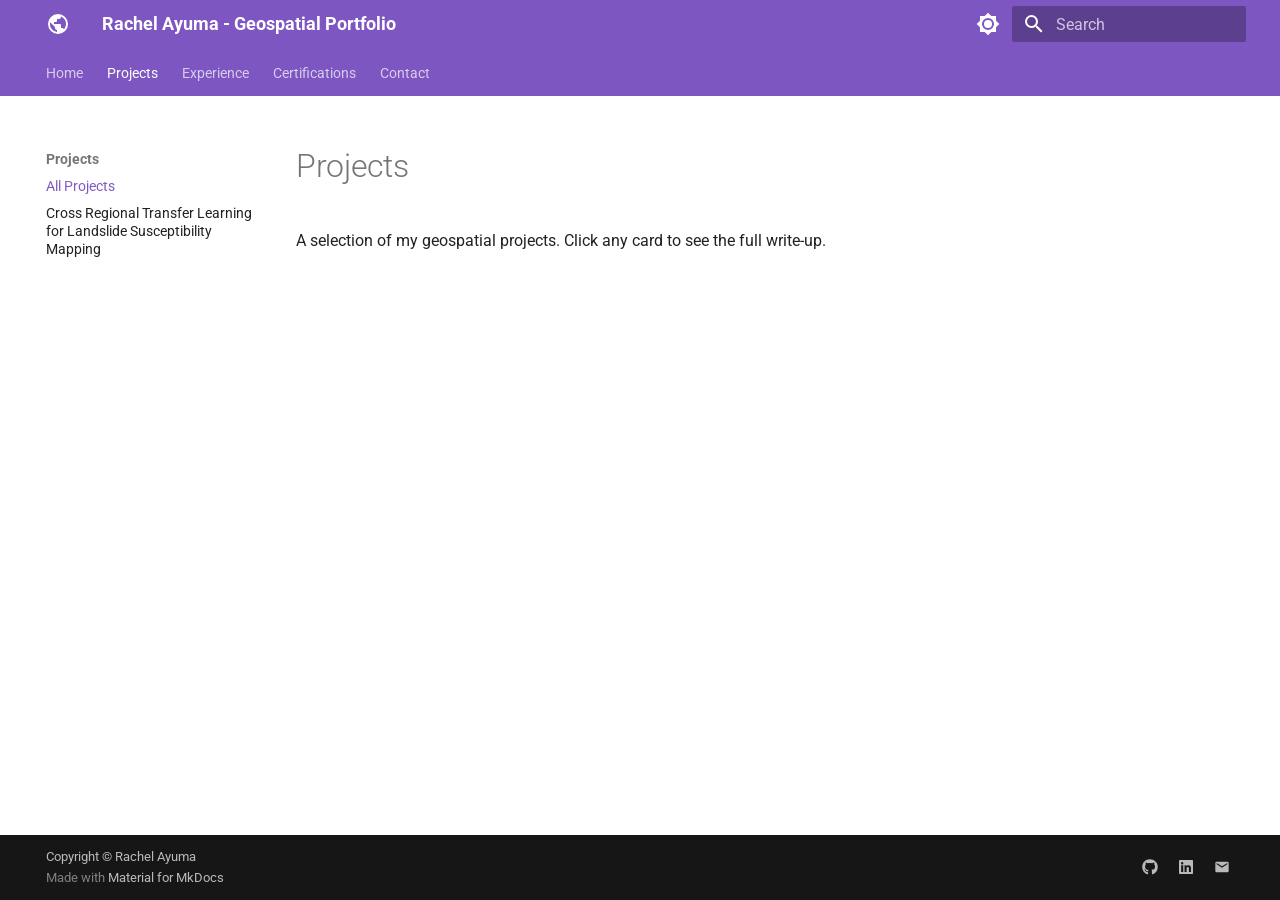
<file: projects/index.html>
<!doctype html>
<html lang="en" class="no-js">
  <head>
    
      <meta charset="utf-8">
      <meta name="viewport" content="width=device-width,initial-scale=1">
      
        <meta name="description" content="Portfolio of Rachel Ayuma — GIS, Remote Sensing, and Spatial Data Science">
      
      
        <meta name="author" content="Rachel Ayuma">
      
      
        <link rel="canonical" href="https://ayuma1.github.io/RachelAyuma/projects/">
      
      
        <link rel="prev" href="..">
      
      
        <link rel="next" href="sample-project/">
      
      
        
      
      
      <link rel="icon" href="../assets/images/favicon.png">
      <meta name="generator" content="mkdocs-1.6.1, mkdocs-material-9.7.6">
    
    
      
        <title>All Projects - Rachel Ayuma - Geospatial Portfolio</title>
      
    
    
      <link rel="stylesheet" href="../assets/stylesheets/main.484c7ddc.min.css">
      
        
        <link rel="stylesheet" href="../assets/stylesheets/palette.ab4e12ef.min.css">
      
      


    
    
      
    
    
      
        
        
        <link rel="preconnect" href="https://fonts.gstatic.com" crossorigin>
        <link rel="stylesheet" href="https://fonts.googleapis.com/css?family=Roboto:300,300i,400,400i,700,700i%7CRoboto+Mono:400,400i,700,700i&display=fallback">
        <style>:root{--md-text-font:"Roboto";--md-code-font:"Roboto Mono"}</style>
      
    
    
      <link rel="stylesheet" href="../assets/css/extra.css">
    
    <script>__md_scope=new URL("..",location),__md_hash=e=>[...e].reduce(((e,_)=>(e<<5)-e+_.charCodeAt(0)),0),__md_get=(e,_=localStorage,t=__md_scope)=>JSON.parse(_.getItem(t.pathname+"."+e)),__md_set=(e,_,t=localStorage,a=__md_scope)=>{try{t.setItem(a.pathname+"."+e,JSON.stringify(_))}catch(e){}}</script>
    
      

    
    
  </head>
  
  
    
    
      
    
    
    
    
    <body dir="ltr" data-md-color-scheme="default" data-md-color-primary="deep-purple" data-md-color-accent="blue">
  
    
    <input class="md-toggle" data-md-toggle="drawer" type="checkbox" id="__drawer" autocomplete="off">
    <input class="md-toggle" data-md-toggle="search" type="checkbox" id="__search" autocomplete="off">
    <label class="md-overlay" for="__drawer"></label>
    <div data-md-component="skip">
      
        
        <a href="#projects" class="md-skip">
          Skip to content
        </a>
      
    </div>
    <div data-md-component="announce">
      
    </div>
    
    
      

<header class="md-header" data-md-component="header">
  <nav class="md-header__inner md-grid" aria-label="Header">
    <a href=".." title="Rachel Ayuma - Geospatial Portfolio" class="md-header__button md-logo" aria-label="Rachel Ayuma - Geospatial Portfolio" data-md-component="logo">
      
  
  <svg xmlns="http://www.w3.org/2000/svg" viewBox="0 0 24 24"><path d="M17.9 17.39c-.26-.8-1.01-1.39-1.9-1.39h-1v-3a1 1 0 0 0-1-1H8v-2h2a1 1 0 0 0 1-1V7h2a2 2 0 0 0 2-2v-.41a7.984 7.984 0 0 1 2.9 12.8M11 19.93c-3.95-.49-7-3.85-7-7.93 0-.62.08-1.22.21-1.79L9 15v1a2 2 0 0 0 2 2m1-16A10 10 0 0 0 2 12a10 10 0 0 0 10 10 10 10 0 0 0 10-10A10 10 0 0 0 12 2"/></svg>

    </a>
    <label class="md-header__button md-icon" for="__drawer">
      
      <svg xmlns="http://www.w3.org/2000/svg" viewBox="0 0 24 24"><path d="M3 6h18v2H3zm0 5h18v2H3zm0 5h18v2H3z"/></svg>
    </label>
    <div class="md-header__title" data-md-component="header-title">
      <div class="md-header__ellipsis">
        <div class="md-header__topic">
          <span class="md-ellipsis">
            Rachel Ayuma - Geospatial Portfolio
          </span>
        </div>
        <div class="md-header__topic" data-md-component="header-topic">
          <span class="md-ellipsis">
            
              All Projects
            
          </span>
        </div>
      </div>
    </div>
    
      
        <form class="md-header__option" data-md-component="palette">
  
    
    
    
    <input class="md-option" data-md-color-media="" data-md-color-scheme="default" data-md-color-primary="deep-purple" data-md-color-accent="blue"  aria-label="Switch to dark mode"  type="radio" name="__palette" id="__palette_0">
    
      <label class="md-header__button md-icon" title="Switch to dark mode" for="__palette_1" hidden>
        <svg xmlns="http://www.w3.org/2000/svg" viewBox="0 0 24 24"><path d="M12 8a4 4 0 0 0-4 4 4 4 0 0 0 4 4 4 4 0 0 0 4-4 4 4 0 0 0-4-4m0 10a6 6 0 0 1-6-6 6 6 0 0 1 6-6 6 6 0 0 1 6 6 6 6 0 0 1-6 6m8-9.31V4h-4.69L12 .69 8.69 4H4v4.69L.69 12 4 15.31V20h4.69L12 23.31 15.31 20H20v-4.69L23.31 12z"/></svg>
      </label>
    
  
    
    
    
    <input class="md-option" data-md-color-media="" data-md-color-scheme="slate" data-md-color-primary="deep-purple" data-md-color-accent="blue"  aria-label="Switch to light mode"  type="radio" name="__palette" id="__palette_1">
    
      <label class="md-header__button md-icon" title="Switch to light mode" for="__palette_0" hidden>
        <svg xmlns="http://www.w3.org/2000/svg" viewBox="0 0 24 24"><path d="M12 18c-.89 0-1.74-.2-2.5-.55C11.56 16.5 13 14.42 13 12s-1.44-4.5-3.5-5.45C10.26 6.2 11.11 6 12 6a6 6 0 0 1 6 6 6 6 0 0 1-6 6m8-9.31V4h-4.69L12 .69 8.69 4H4v4.69L.69 12 4 15.31V20h4.69L12 23.31 15.31 20H20v-4.69L23.31 12z"/></svg>
      </label>
    
  
</form>
      
    
    
      <script>var palette=__md_get("__palette");if(palette&&palette.color){if("(prefers-color-scheme)"===palette.color.media){var media=matchMedia("(prefers-color-scheme: light)"),input=document.querySelector(media.matches?"[data-md-color-media='(prefers-color-scheme: light)']":"[data-md-color-media='(prefers-color-scheme: dark)']");palette.color.media=input.getAttribute("data-md-color-media"),palette.color.scheme=input.getAttribute("data-md-color-scheme"),palette.color.primary=input.getAttribute("data-md-color-primary"),palette.color.accent=input.getAttribute("data-md-color-accent")}for(var[key,value]of Object.entries(palette.color))document.body.setAttribute("data-md-color-"+key,value)}</script>
    
    
    
      
      
        <label class="md-header__button md-icon" for="__search">
          
          <svg xmlns="http://www.w3.org/2000/svg" viewBox="0 0 24 24"><path d="M9.5 3A6.5 6.5 0 0 1 16 9.5c0 1.61-.59 3.09-1.56 4.23l.27.27h.79l5 5-1.5 1.5-5-5v-.79l-.27-.27A6.52 6.52 0 0 1 9.5 16 6.5 6.5 0 0 1 3 9.5 6.5 6.5 0 0 1 9.5 3m0 2C7 5 5 7 5 9.5S7 14 9.5 14 14 12 14 9.5 12 5 9.5 5"/></svg>
        </label>
        <div class="md-search" data-md-component="search" role="dialog">
  <label class="md-search__overlay" for="__search"></label>
  <div class="md-search__inner" role="search">
    <form class="md-search__form" name="search">
      <input type="text" class="md-search__input" name="query" aria-label="Search" placeholder="Search" autocapitalize="off" autocorrect="off" autocomplete="off" spellcheck="false" data-md-component="search-query" required>
      <label class="md-search__icon md-icon" for="__search">
        
        <svg xmlns="http://www.w3.org/2000/svg" viewBox="0 0 24 24"><path d="M9.5 3A6.5 6.5 0 0 1 16 9.5c0 1.61-.59 3.09-1.56 4.23l.27.27h.79l5 5-1.5 1.5-5-5v-.79l-.27-.27A6.52 6.52 0 0 1 9.5 16 6.5 6.5 0 0 1 3 9.5 6.5 6.5 0 0 1 9.5 3m0 2C7 5 5 7 5 9.5S7 14 9.5 14 14 12 14 9.5 12 5 9.5 5"/></svg>
        
        <svg xmlns="http://www.w3.org/2000/svg" viewBox="0 0 24 24"><path d="M20 11v2H8l5.5 5.5-1.42 1.42L4.16 12l7.92-7.92L13.5 5.5 8 11z"/></svg>
      </label>
      <nav class="md-search__options" aria-label="Search">
        
        <button type="reset" class="md-search__icon md-icon" title="Clear" aria-label="Clear" tabindex="-1">
          
          <svg xmlns="http://www.w3.org/2000/svg" viewBox="0 0 24 24"><path d="M19 6.41 17.59 5 12 10.59 6.41 5 5 6.41 10.59 12 5 17.59 6.41 19 12 13.41 17.59 19 19 17.59 13.41 12z"/></svg>
        </button>
      </nav>
      
    </form>
    <div class="md-search__output">
      <div class="md-search__scrollwrap" tabindex="0" data-md-scrollfix>
        <div class="md-search-result" data-md-component="search-result">
          <div class="md-search-result__meta">
            Initializing search
          </div>
          <ol class="md-search-result__list" role="presentation"></ol>
        </div>
      </div>
    </div>
  </div>
</div>
      
    
    
  </nav>
  
</header>
    
    <div class="md-container" data-md-component="container">
      
      
        
          
            
<nav class="md-tabs" aria-label="Tabs" data-md-component="tabs">
  <div class="md-grid">
    <ul class="md-tabs__list">
      
        
  
  
  
  
    <li class="md-tabs__item">
      <a href=".." class="md-tabs__link">
        
  
  
    
  
  Home

      </a>
    </li>
  

      
        
  
  
  
    
  
  
    
    
      <li class="md-tabs__item md-tabs__item--active">
        <a href="./" class="md-tabs__link">
          
  
  
  Projects

        </a>
      </li>
    
  

      
        
  
  
  
  
    <li class="md-tabs__item">
      <a href="../experience/" class="md-tabs__link">
        
  
  
    
  
  Experience

      </a>
    </li>
  

      
        
  
  
  
  
    <li class="md-tabs__item">
      <a href="../Certifications/" class="md-tabs__link">
        
  
  
    
  
  Certifications

      </a>
    </li>
  

      
        
  
  
  
  
    <li class="md-tabs__item">
      <a href="../contact/" class="md-tabs__link">
        
  
  
    
  
  Contact

      </a>
    </li>
  

      
    </ul>
  </div>
</nav>
          
        
      
      <main class="md-main" data-md-component="main">
        <div class="md-main__inner md-grid">
          
            
              
              <div class="md-sidebar md-sidebar--primary" data-md-component="sidebar" data-md-type="navigation" >
                <div class="md-sidebar__scrollwrap">
                  <div class="md-sidebar__inner">
                    


  


<nav class="md-nav md-nav--primary md-nav--lifted" aria-label="Navigation" data-md-level="0">
  <label class="md-nav__title" for="__drawer">
    <a href=".." title="Rachel Ayuma - Geospatial Portfolio" class="md-nav__button md-logo" aria-label="Rachel Ayuma - Geospatial Portfolio" data-md-component="logo">
      
  
  <svg xmlns="http://www.w3.org/2000/svg" viewBox="0 0 24 24"><path d="M17.9 17.39c-.26-.8-1.01-1.39-1.9-1.39h-1v-3a1 1 0 0 0-1-1H8v-2h2a1 1 0 0 0 1-1V7h2a2 2 0 0 0 2-2v-.41a7.984 7.984 0 0 1 2.9 12.8M11 19.93c-3.95-.49-7-3.85-7-7.93 0-.62.08-1.22.21-1.79L9 15v1a2 2 0 0 0 2 2m1-16A10 10 0 0 0 2 12a10 10 0 0 0 10 10 10 10 0 0 0 10-10A10 10 0 0 0 12 2"/></svg>

    </a>
    Rachel Ayuma - Geospatial Portfolio
  </label>
  
  <ul class="md-nav__list" data-md-scrollfix>
    
      
      
  
  
  
  
    <li class="md-nav__item">
      <a href=".." class="md-nav__link">
        
  
  
  <span class="md-ellipsis">
    
  
    Home
  

    
  </span>
  
  

      </a>
    </li>
  

    
      
      
  
  
    
  
  
  
    
    
    
    
      
        
        
      
      
    
    
    <li class="md-nav__item md-nav__item--active md-nav__item--section md-nav__item--nested">
      
        
        
        <input class="md-nav__toggle md-toggle " type="checkbox" id="__nav_2" checked>
        
          
          <label class="md-nav__link" for="__nav_2" id="__nav_2_label" tabindex="">
            
  
  
  <span class="md-ellipsis">
    
  
    Projects
  

    
  </span>
  
  

            <span class="md-nav__icon md-icon"></span>
          </label>
        
        <nav class="md-nav" data-md-level="1" aria-labelledby="__nav_2_label" aria-expanded="true">
          <label class="md-nav__title" for="__nav_2">
            <span class="md-nav__icon md-icon"></span>
            
  
    Projects
  

          </label>
          <ul class="md-nav__list" data-md-scrollfix>
            
              
                
  
  
    
  
  
  
    <li class="md-nav__item md-nav__item--active">
      
      <input class="md-nav__toggle md-toggle" type="checkbox" id="__toc">
      
      
        
      
      
      <a href="./" class="md-nav__link md-nav__link--active">
        
  
  
  <span class="md-ellipsis">
    
  
    All Projects
  

    
  </span>
  
  

      </a>
      
    </li>
  

              
            
              
                
  
  
  
  
    <li class="md-nav__item">
      <a href="sample-project/" class="md-nav__link">
        
  
  
  <span class="md-ellipsis">
    
  
    Cross Regional Transfer Learning for Landslide Susceptibility Mapping
  

    
  </span>
  
  

      </a>
    </li>
  

              
            
          </ul>
        </nav>
      
    </li>
  

    
      
      
  
  
  
  
    <li class="md-nav__item">
      <a href="../experience/" class="md-nav__link">
        
  
  
  <span class="md-ellipsis">
    
  
    Experience
  

    
  </span>
  
  

      </a>
    </li>
  

    
      
      
  
  
  
  
    <li class="md-nav__item">
      <a href="../Certifications/" class="md-nav__link">
        
  
  
  <span class="md-ellipsis">
    
  
    Certifications
  

    
  </span>
  
  

      </a>
    </li>
  

    
      
      
  
  
  
  
    <li class="md-nav__item">
      <a href="../contact/" class="md-nav__link">
        
  
  
  <span class="md-ellipsis">
    
  
    Contact
  

    
  </span>
  
  

      </a>
    </li>
  

    
  </ul>
</nav>
                  </div>
                </div>
              </div>
            
            
              
              <div class="md-sidebar md-sidebar--secondary" data-md-component="sidebar" data-md-type="toc" >
                <div class="md-sidebar__scrollwrap">
                  <div class="md-sidebar__inner">
                    

<nav class="md-nav md-nav--secondary" aria-label="Table of contents">
  
  
  
    
  
  
</nav>
                  </div>
                </div>
              </div>
            
          
          
            <div class="md-content" data-md-component="content">
              
              <article class="md-content__inner md-typeset">
                
                  



<h1 id="projects">Projects</h1>
<p>A selection of my geospatial projects. Click any card to see the full write-up.</p>












                
              </article>
            </div>
          
          
<script>var target=document.getElementById(location.hash.slice(1));target&&target.name&&(target.checked=target.name.startsWith("__tabbed_"))</script>
        </div>
        
          <button type="button" class="md-top md-icon" data-md-component="top" hidden>
  
  <svg xmlns="http://www.w3.org/2000/svg" viewBox="0 0 24 24"><path d="M13 20h-2V8l-5.5 5.5-1.42-1.42L12 4.16l7.92 7.92-1.42 1.42L13 8z"/></svg>
  Back to top
</button>
        
      </main>
      
        <footer class="md-footer">
  
  <div class="md-footer-meta md-typeset">
    <div class="md-footer-meta__inner md-grid">
      <div class="md-copyright">
  
    <div class="md-copyright__highlight">
      Copyright &copy; Rachel Ayuma
    </div>
  
  
    Made with
    <a href="https://squidfunk.github.io/mkdocs-material/" target="_blank" rel="noopener">
      Material for MkDocs
    </a>
  
</div>
      
        
<div class="md-social">
  
    
    
    
    
      
      
    
    <a href="https://github.com/Ayuma1" target="_blank" rel="noopener" title="github.com" class="md-social__link">
      <svg xmlns="http://www.w3.org/2000/svg" viewBox="0 0 512 512"><!--! Font Awesome Free 7.1.0 by @fontawesome - https://fontawesome.com License - https://fontawesome.com/license/free (Icons: CC BY 4.0, Fonts: SIL OFL 1.1, Code: MIT License) Copyright 2025 Fonticons, Inc.--><path d="M173.9 397.4c0 2-2.3 3.6-5.2 3.6-3.3.3-5.6-1.3-5.6-3.6 0-2 2.3-3.6 5.2-3.6 3-.3 5.6 1.3 5.6 3.6m-31.1-4.5c-.7 2 1.3 4.3 4.3 4.9 2.6 1 5.6 0 6.2-2s-1.3-4.3-4.3-5.2c-2.6-.7-5.5.3-6.2 2.3m44.2-1.7c-2.9.7-4.9 2.6-4.6 4.9.3 2 2.9 3.3 5.9 2.6 2.9-.7 4.9-2.6 4.6-4.6-.3-1.9-3-3.2-5.9-2.9M252.8 8C114.1 8 8 113.3 8 252c0 110.9 69.8 205.8 169.5 239.2 12.8 2.3 17.3-5.6 17.3-12.1 0-6.2-.3-40.4-.3-61.4 0 0-70 15-84.7-29.8 0 0-11.4-29.1-27.8-36.6 0 0-22.9-15.7 1.6-15.4 0 0 24.9 2 38.6 25.8 21.9 38.6 58.6 27.5 72.9 20.9 2.3-16 8.8-27.1 16-33.7-55.9-6.2-112.3-14.3-112.3-110.5 0-27.5 7.6-41.3 23.6-58.9-2.6-6.5-11.1-33.3 2.6-67.9 20.9-6.5 69 27 69 27 20-5.6 41.5-8.5 62.8-8.5s42.8 2.9 62.8 8.5c0 0 48.1-33.6 69-27 13.7 34.7 5.2 61.4 2.6 67.9 16 17.7 25.8 31.5 25.8 58.9 0 96.5-58.9 104.2-114.8 110.5 9.2 7.9 17 22.9 17 46.4 0 33.7-.3 75.4-.3 83.6 0 6.5 4.6 14.4 17.3 12.1C436.2 457.8 504 362.9 504 252 504 113.3 391.5 8 252.8 8M105.2 352.9c-1.3 1-1 3.3.7 5.2 1.6 1.6 3.9 2.3 5.2 1 1.3-1 1-3.3-.7-5.2-1.6-1.6-3.9-2.3-5.2-1m-10.8-8.1c-.7 1.3.3 2.9 2.3 3.9 1.6 1 3.6.7 4.3-.7.7-1.3-.3-2.9-2.3-3.9-2-.6-3.6-.3-4.3.7m32.4 35.6c-1.6 1.3-1 4.3 1.3 6.2 2.3 2.3 5.2 2.6 6.5 1 1.3-1.3.7-4.3-1.3-6.2-2.2-2.3-5.2-2.6-6.5-1m-11.4-14.7c-1.6 1-1.6 3.6 0 5.9s4.3 3.3 5.6 2.3c1.6-1.3 1.6-3.9 0-6.2-1.4-2.3-4-3.3-5.6-2"/></svg>
    </a>
  
    
    
    
    
      
      
    
    <a href="https://www.linkedin.com/in/rachel-ayuma/" target="_blank" rel="noopener" title="www.linkedin.com" class="md-social__link">
      <svg xmlns="http://www.w3.org/2000/svg" viewBox="0 0 448 512"><!--! Font Awesome Free 7.1.0 by @fontawesome - https://fontawesome.com License - https://fontawesome.com/license/free (Icons: CC BY 4.0, Fonts: SIL OFL 1.1, Code: MIT License) Copyright 2025 Fonticons, Inc.--><path d="M416 32H31.9C14.3 32 0 46.5 0 64.3v383.4C0 465.5 14.3 480 31.9 480H416c17.6 0 32-14.5 32-32.3V64.3c0-17.8-14.4-32.3-32-32.3M135.4 416H69V202.2h66.5V416zM102.2 96a38.5 38.5 0 1 1 0 77 38.5 38.5 0 1 1 0-77m282.1 320h-66.4V312c0-24.8-.5-56.7-34.5-56.7-34.6 0-39.9 27-39.9 54.9V416h-66.4V202.2h63.7v29.2h.9c8.9-16.8 30.6-34.5 62.9-34.5 67.2 0 79.7 44.3 79.7 101.9z"/></svg>
    </a>
  
    
    
    
    
    <a href="mailto:ayuma4917@gmail.com" target="_blank" rel="noopener" title="" class="md-social__link">
      <svg xmlns="http://www.w3.org/2000/svg" viewBox="0 0 24 24"><path d="m20 8-8 5-8-5V6l8 5 8-5m0-2H4c-1.11 0-2 .89-2 2v12a2 2 0 0 0 2 2h16a2 2 0 0 0 2-2V6a2 2 0 0 0-2-2"/></svg>
    </a>
  
</div>
      
    </div>
  </div>
</footer>
      
    </div>
    <div class="md-dialog" data-md-component="dialog">
      <div class="md-dialog__inner md-typeset"></div>
    </div>
    
    
    
      
      
      <script id="__config" type="application/json">{"annotate": null, "base": "..", "features": ["navigation.tabs", "navigation.top", "content.code.copy"], "search": "../assets/javascripts/workers/search.2c215733.min.js", "tags": null, "translations": {"clipboard.copied": "Copied to clipboard", "clipboard.copy": "Copy to clipboard", "search.result.more.one": "1 more on this page", "search.result.more.other": "# more on this page", "search.result.none": "No matching documents", "search.result.one": "1 matching document", "search.result.other": "# matching documents", "search.result.placeholder": "Type to start searching", "search.result.term.missing": "Missing", "select.version": "Select version"}, "version": null}</script>
    
    
      <script src="../assets/javascripts/bundle.79ae519e.min.js"></script>
      
    
  </body>
</html>
</file>
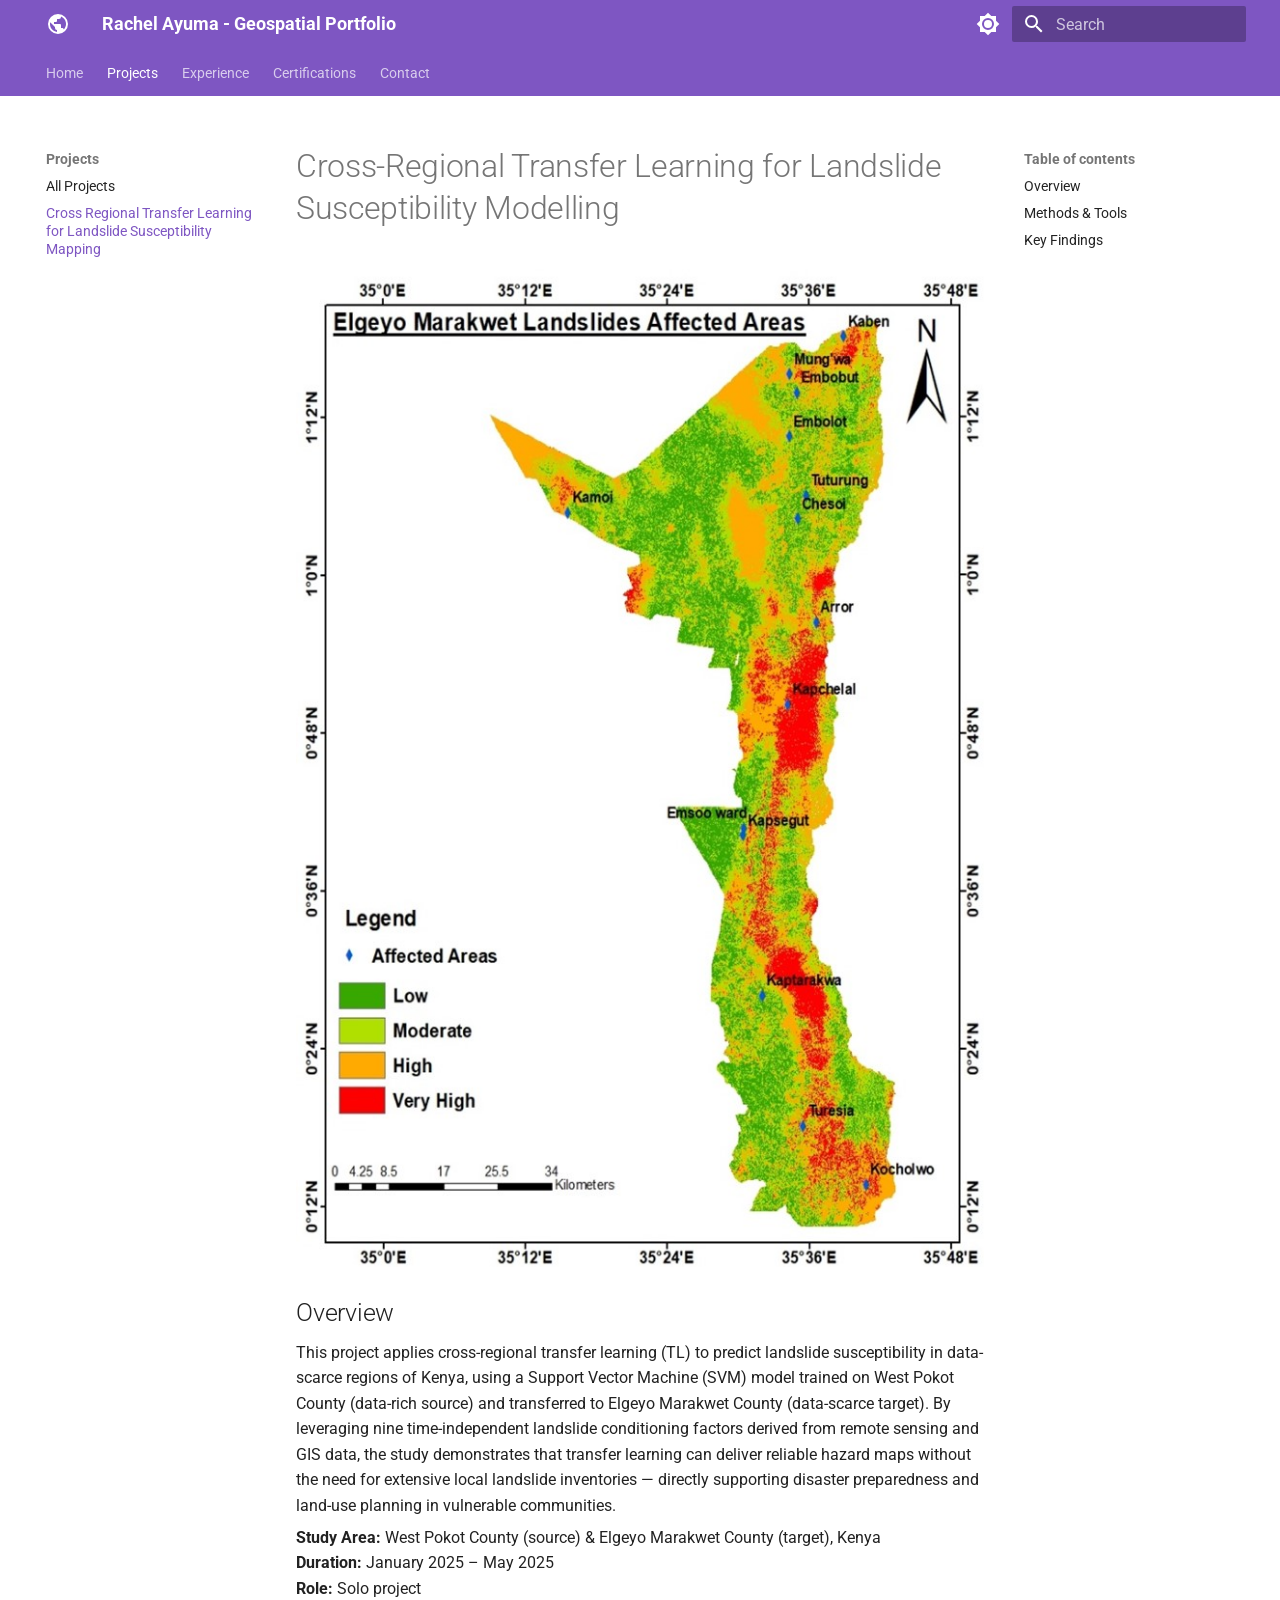
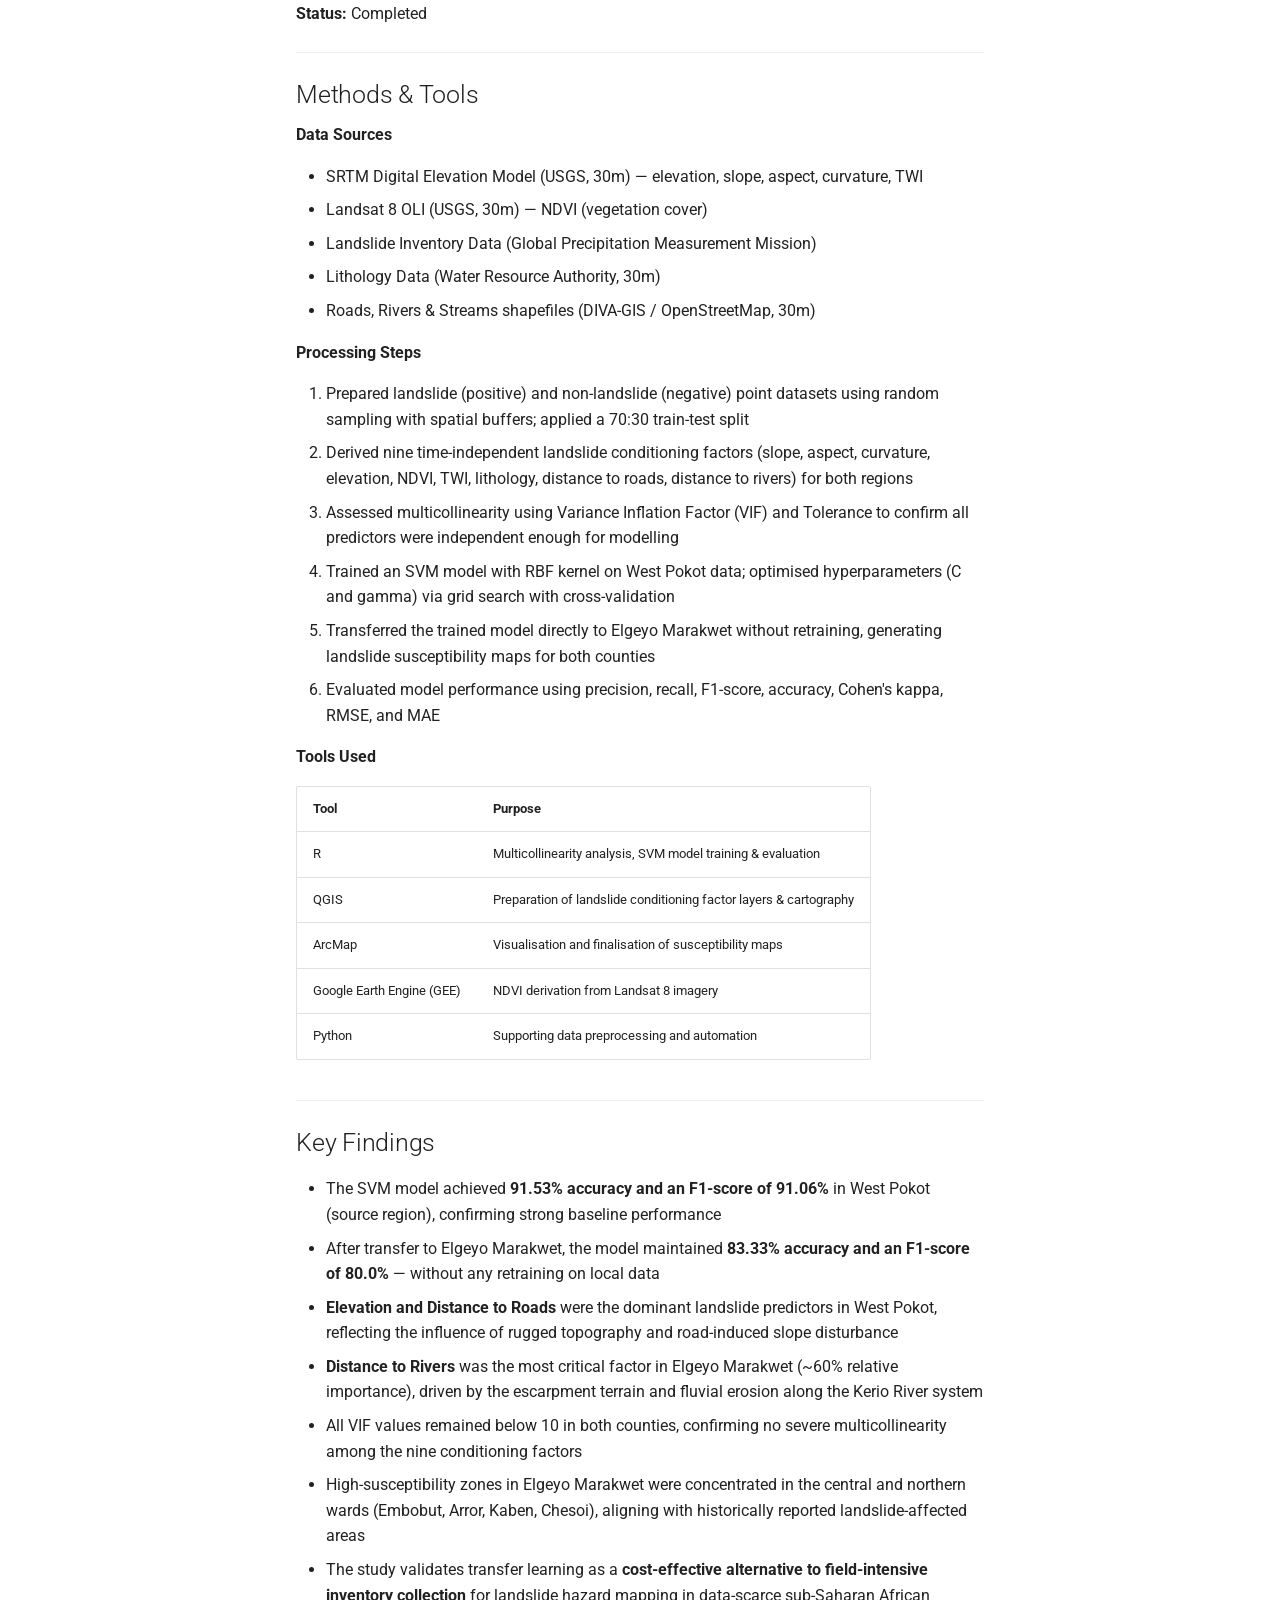
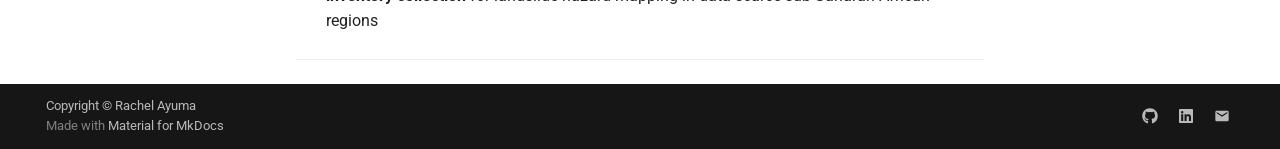
<file: projects/sample-project/index.html>
<!doctype html>
<html lang="en" class="no-js">
  <head>
    
      <meta charset="utf-8">
      <meta name="viewport" content="width=device-width,initial-scale=1">
      
        <meta name="description" content="Portfolio of Rachel Ayuma — GIS, Remote Sensing, and Spatial Data Science">
      
      
        <meta name="author" content="Rachel Ayuma">
      
      
        <link rel="canonical" href="https://ayuma1.github.io/RachelAyuma/projects/sample-project/">
      
      
        <link rel="prev" href="../">
      
      
        <link rel="next" href="../../experience/">
      
      
        
      
      
      <link rel="icon" href="../../assets/images/favicon.png">
      <meta name="generator" content="mkdocs-1.6.1, mkdocs-material-9.7.6">
    
    
      
        <title>Cross Regional Transfer Learning for Landslide Susceptibility Mapping - Rachel Ayuma - Geospatial Portfolio</title>
      
    
    
      <link rel="stylesheet" href="../../assets/stylesheets/main.484c7ddc.min.css">
      
        
        <link rel="stylesheet" href="../../assets/stylesheets/palette.ab4e12ef.min.css">
      
      


    
    
      
    
    
      
        
        
        <link rel="preconnect" href="https://fonts.gstatic.com" crossorigin>
        <link rel="stylesheet" href="https://fonts.googleapis.com/css?family=Roboto:300,300i,400,400i,700,700i%7CRoboto+Mono:400,400i,700,700i&display=fallback">
        <style>:root{--md-text-font:"Roboto";--md-code-font:"Roboto Mono"}</style>
      
    
    
      <link rel="stylesheet" href="../../assets/css/extra.css">
    
    <script>__md_scope=new URL("../..",location),__md_hash=e=>[...e].reduce(((e,_)=>(e<<5)-e+_.charCodeAt(0)),0),__md_get=(e,_=localStorage,t=__md_scope)=>JSON.parse(_.getItem(t.pathname+"."+e)),__md_set=(e,_,t=localStorage,a=__md_scope)=>{try{t.setItem(a.pathname+"."+e,JSON.stringify(_))}catch(e){}}</script>
    
      

    
    
  </head>
  
  
    
    
      
    
    
    
    
    <body dir="ltr" data-md-color-scheme="default" data-md-color-primary="deep-purple" data-md-color-accent="blue">
  
    
    <input class="md-toggle" data-md-toggle="drawer" type="checkbox" id="__drawer" autocomplete="off">
    <input class="md-toggle" data-md-toggle="search" type="checkbox" id="__search" autocomplete="off">
    <label class="md-overlay" for="__drawer"></label>
    <div data-md-component="skip">
      
        
        <a href="#cross-regional-transfer-learning-for-landslide-susceptibility-modelling" class="md-skip">
          Skip to content
        </a>
      
    </div>
    <div data-md-component="announce">
      
    </div>
    
    
      

<header class="md-header" data-md-component="header">
  <nav class="md-header__inner md-grid" aria-label="Header">
    <a href="../.." title="Rachel Ayuma - Geospatial Portfolio" class="md-header__button md-logo" aria-label="Rachel Ayuma - Geospatial Portfolio" data-md-component="logo">
      
  
  <svg xmlns="http://www.w3.org/2000/svg" viewBox="0 0 24 24"><path d="M17.9 17.39c-.26-.8-1.01-1.39-1.9-1.39h-1v-3a1 1 0 0 0-1-1H8v-2h2a1 1 0 0 0 1-1V7h2a2 2 0 0 0 2-2v-.41a7.984 7.984 0 0 1 2.9 12.8M11 19.93c-3.95-.49-7-3.85-7-7.93 0-.62.08-1.22.21-1.79L9 15v1a2 2 0 0 0 2 2m1-16A10 10 0 0 0 2 12a10 10 0 0 0 10 10 10 10 0 0 0 10-10A10 10 0 0 0 12 2"/></svg>

    </a>
    <label class="md-header__button md-icon" for="__drawer">
      
      <svg xmlns="http://www.w3.org/2000/svg" viewBox="0 0 24 24"><path d="M3 6h18v2H3zm0 5h18v2H3zm0 5h18v2H3z"/></svg>
    </label>
    <div class="md-header__title" data-md-component="header-title">
      <div class="md-header__ellipsis">
        <div class="md-header__topic">
          <span class="md-ellipsis">
            Rachel Ayuma - Geospatial Portfolio
          </span>
        </div>
        <div class="md-header__topic" data-md-component="header-topic">
          <span class="md-ellipsis">
            
              Cross Regional Transfer Learning for Landslide Susceptibility Mapping
            
          </span>
        </div>
      </div>
    </div>
    
      
        <form class="md-header__option" data-md-component="palette">
  
    
    
    
    <input class="md-option" data-md-color-media="" data-md-color-scheme="default" data-md-color-primary="deep-purple" data-md-color-accent="blue"  aria-label="Switch to dark mode"  type="radio" name="__palette" id="__palette_0">
    
      <label class="md-header__button md-icon" title="Switch to dark mode" for="__palette_1" hidden>
        <svg xmlns="http://www.w3.org/2000/svg" viewBox="0 0 24 24"><path d="M12 8a4 4 0 0 0-4 4 4 4 0 0 0 4 4 4 4 0 0 0 4-4 4 4 0 0 0-4-4m0 10a6 6 0 0 1-6-6 6 6 0 0 1 6-6 6 6 0 0 1 6 6 6 6 0 0 1-6 6m8-9.31V4h-4.69L12 .69 8.69 4H4v4.69L.69 12 4 15.31V20h4.69L12 23.31 15.31 20H20v-4.69L23.31 12z"/></svg>
      </label>
    
  
    
    
    
    <input class="md-option" data-md-color-media="" data-md-color-scheme="slate" data-md-color-primary="deep-purple" data-md-color-accent="blue"  aria-label="Switch to light mode"  type="radio" name="__palette" id="__palette_1">
    
      <label class="md-header__button md-icon" title="Switch to light mode" for="__palette_0" hidden>
        <svg xmlns="http://www.w3.org/2000/svg" viewBox="0 0 24 24"><path d="M12 18c-.89 0-1.74-.2-2.5-.55C11.56 16.5 13 14.42 13 12s-1.44-4.5-3.5-5.45C10.26 6.2 11.11 6 12 6a6 6 0 0 1 6 6 6 6 0 0 1-6 6m8-9.31V4h-4.69L12 .69 8.69 4H4v4.69L.69 12 4 15.31V20h4.69L12 23.31 15.31 20H20v-4.69L23.31 12z"/></svg>
      </label>
    
  
</form>
      
    
    
      <script>var palette=__md_get("__palette");if(palette&&palette.color){if("(prefers-color-scheme)"===palette.color.media){var media=matchMedia("(prefers-color-scheme: light)"),input=document.querySelector(media.matches?"[data-md-color-media='(prefers-color-scheme: light)']":"[data-md-color-media='(prefers-color-scheme: dark)']");palette.color.media=input.getAttribute("data-md-color-media"),palette.color.scheme=input.getAttribute("data-md-color-scheme"),palette.color.primary=input.getAttribute("data-md-color-primary"),palette.color.accent=input.getAttribute("data-md-color-accent")}for(var[key,value]of Object.entries(palette.color))document.body.setAttribute("data-md-color-"+key,value)}</script>
    
    
    
      
      
        <label class="md-header__button md-icon" for="__search">
          
          <svg xmlns="http://www.w3.org/2000/svg" viewBox="0 0 24 24"><path d="M9.5 3A6.5 6.5 0 0 1 16 9.5c0 1.61-.59 3.09-1.56 4.23l.27.27h.79l5 5-1.5 1.5-5-5v-.79l-.27-.27A6.52 6.52 0 0 1 9.5 16 6.5 6.5 0 0 1 3 9.5 6.5 6.5 0 0 1 9.5 3m0 2C7 5 5 7 5 9.5S7 14 9.5 14 14 12 14 9.5 12 5 9.5 5"/></svg>
        </label>
        <div class="md-search" data-md-component="search" role="dialog">
  <label class="md-search__overlay" for="__search"></label>
  <div class="md-search__inner" role="search">
    <form class="md-search__form" name="search">
      <input type="text" class="md-search__input" name="query" aria-label="Search" placeholder="Search" autocapitalize="off" autocorrect="off" autocomplete="off" spellcheck="false" data-md-component="search-query" required>
      <label class="md-search__icon md-icon" for="__search">
        
        <svg xmlns="http://www.w3.org/2000/svg" viewBox="0 0 24 24"><path d="M9.5 3A6.5 6.5 0 0 1 16 9.5c0 1.61-.59 3.09-1.56 4.23l.27.27h.79l5 5-1.5 1.5-5-5v-.79l-.27-.27A6.52 6.52 0 0 1 9.5 16 6.5 6.5 0 0 1 3 9.5 6.5 6.5 0 0 1 9.5 3m0 2C7 5 5 7 5 9.5S7 14 9.5 14 14 12 14 9.5 12 5 9.5 5"/></svg>
        
        <svg xmlns="http://www.w3.org/2000/svg" viewBox="0 0 24 24"><path d="M20 11v2H8l5.5 5.5-1.42 1.42L4.16 12l7.92-7.92L13.5 5.5 8 11z"/></svg>
      </label>
      <nav class="md-search__options" aria-label="Search">
        
        <button type="reset" class="md-search__icon md-icon" title="Clear" aria-label="Clear" tabindex="-1">
          
          <svg xmlns="http://www.w3.org/2000/svg" viewBox="0 0 24 24"><path d="M19 6.41 17.59 5 12 10.59 6.41 5 5 6.41 10.59 12 5 17.59 6.41 19 12 13.41 17.59 19 19 17.59 13.41 12z"/></svg>
        </button>
      </nav>
      
    </form>
    <div class="md-search__output">
      <div class="md-search__scrollwrap" tabindex="0" data-md-scrollfix>
        <div class="md-search-result" data-md-component="search-result">
          <div class="md-search-result__meta">
            Initializing search
          </div>
          <ol class="md-search-result__list" role="presentation"></ol>
        </div>
      </div>
    </div>
  </div>
</div>
      
    
    
  </nav>
  
</header>
    
    <div class="md-container" data-md-component="container">
      
      
        
          
            
<nav class="md-tabs" aria-label="Tabs" data-md-component="tabs">
  <div class="md-grid">
    <ul class="md-tabs__list">
      
        
  
  
  
  
    <li class="md-tabs__item">
      <a href="../.." class="md-tabs__link">
        
  
  
    
  
  Home

      </a>
    </li>
  

      
        
  
  
  
    
  
  
    
    
      <li class="md-tabs__item md-tabs__item--active">
        <a href="../" class="md-tabs__link">
          
  
  
  Projects

        </a>
      </li>
    
  

      
        
  
  
  
  
    <li class="md-tabs__item">
      <a href="../../experience/" class="md-tabs__link">
        
  
  
    
  
  Experience

      </a>
    </li>
  

      
        
  
  
  
  
    <li class="md-tabs__item">
      <a href="../../Certifications/" class="md-tabs__link">
        
  
  
    
  
  Certifications

      </a>
    </li>
  

      
        
  
  
  
  
    <li class="md-tabs__item">
      <a href="../../contact/" class="md-tabs__link">
        
  
  
    
  
  Contact

      </a>
    </li>
  

      
    </ul>
  </div>
</nav>
          
        
      
      <main class="md-main" data-md-component="main">
        <div class="md-main__inner md-grid">
          
            
              
              <div class="md-sidebar md-sidebar--primary" data-md-component="sidebar" data-md-type="navigation" >
                <div class="md-sidebar__scrollwrap">
                  <div class="md-sidebar__inner">
                    


  


<nav class="md-nav md-nav--primary md-nav--lifted" aria-label="Navigation" data-md-level="0">
  <label class="md-nav__title" for="__drawer">
    <a href="../.." title="Rachel Ayuma - Geospatial Portfolio" class="md-nav__button md-logo" aria-label="Rachel Ayuma - Geospatial Portfolio" data-md-component="logo">
      
  
  <svg xmlns="http://www.w3.org/2000/svg" viewBox="0 0 24 24"><path d="M17.9 17.39c-.26-.8-1.01-1.39-1.9-1.39h-1v-3a1 1 0 0 0-1-1H8v-2h2a1 1 0 0 0 1-1V7h2a2 2 0 0 0 2-2v-.41a7.984 7.984 0 0 1 2.9 12.8M11 19.93c-3.95-.49-7-3.85-7-7.93 0-.62.08-1.22.21-1.79L9 15v1a2 2 0 0 0 2 2m1-16A10 10 0 0 0 2 12a10 10 0 0 0 10 10 10 10 0 0 0 10-10A10 10 0 0 0 12 2"/></svg>

    </a>
    Rachel Ayuma - Geospatial Portfolio
  </label>
  
  <ul class="md-nav__list" data-md-scrollfix>
    
      
      
  
  
  
  
    <li class="md-nav__item">
      <a href="../.." class="md-nav__link">
        
  
  
  <span class="md-ellipsis">
    
  
    Home
  

    
  </span>
  
  

      </a>
    </li>
  

    
      
      
  
  
    
  
  
  
    
    
    
    
      
        
        
      
      
    
    
    <li class="md-nav__item md-nav__item--active md-nav__item--section md-nav__item--nested">
      
        
        
        <input class="md-nav__toggle md-toggle " type="checkbox" id="__nav_2" checked>
        
          
          <label class="md-nav__link" for="__nav_2" id="__nav_2_label" tabindex="">
            
  
  
  <span class="md-ellipsis">
    
  
    Projects
  

    
  </span>
  
  

            <span class="md-nav__icon md-icon"></span>
          </label>
        
        <nav class="md-nav" data-md-level="1" aria-labelledby="__nav_2_label" aria-expanded="true">
          <label class="md-nav__title" for="__nav_2">
            <span class="md-nav__icon md-icon"></span>
            
  
    Projects
  

          </label>
          <ul class="md-nav__list" data-md-scrollfix>
            
              
                
  
  
  
  
    <li class="md-nav__item">
      <a href="../" class="md-nav__link">
        
  
  
  <span class="md-ellipsis">
    
  
    All Projects
  

    
  </span>
  
  

      </a>
    </li>
  

              
            
              
                
  
  
    
  
  
  
    <li class="md-nav__item md-nav__item--active">
      
      <input class="md-nav__toggle md-toggle" type="checkbox" id="__toc">
      
      
        
      
      
        <label class="md-nav__link md-nav__link--active" for="__toc">
          
  
  
  <span class="md-ellipsis">
    
  
    Cross Regional Transfer Learning for Landslide Susceptibility Mapping
  

    
  </span>
  
  

          <span class="md-nav__icon md-icon"></span>
        </label>
      
      <a href="./" class="md-nav__link md-nav__link--active">
        
  
  
  <span class="md-ellipsis">
    
  
    Cross Regional Transfer Learning for Landslide Susceptibility Mapping
  

    
  </span>
  
  

      </a>
      
        

<nav class="md-nav md-nav--secondary" aria-label="Table of contents">
  
  
  
    
  
  
    <label class="md-nav__title" for="__toc">
      <span class="md-nav__icon md-icon"></span>
      Table of contents
    </label>
    <ul class="md-nav__list" data-md-component="toc" data-md-scrollfix>
      
        <li class="md-nav__item">
  <a href="#overview" class="md-nav__link">
    <span class="md-ellipsis">
      
        Overview
      
    </span>
  </a>
  
</li>
      
        <li class="md-nav__item">
  <a href="#methods-tools" class="md-nav__link">
    <span class="md-ellipsis">
      
        Methods &amp; Tools
      
    </span>
  </a>
  
</li>
      
        <li class="md-nav__item">
  <a href="#key-findings" class="md-nav__link">
    <span class="md-ellipsis">
      
        Key Findings
      
    </span>
  </a>
  
</li>
      
    </ul>
  
</nav>
      
    </li>
  

              
            
          </ul>
        </nav>
      
    </li>
  

    
      
      
  
  
  
  
    <li class="md-nav__item">
      <a href="../../experience/" class="md-nav__link">
        
  
  
  <span class="md-ellipsis">
    
  
    Experience
  

    
  </span>
  
  

      </a>
    </li>
  

    
      
      
  
  
  
  
    <li class="md-nav__item">
      <a href="../../Certifications/" class="md-nav__link">
        
  
  
  <span class="md-ellipsis">
    
  
    Certifications
  

    
  </span>
  
  

      </a>
    </li>
  

    
      
      
  
  
  
  
    <li class="md-nav__item">
      <a href="../../contact/" class="md-nav__link">
        
  
  
  <span class="md-ellipsis">
    
  
    Contact
  

    
  </span>
  
  

      </a>
    </li>
  

    
  </ul>
</nav>
                  </div>
                </div>
              </div>
            
            
              
              <div class="md-sidebar md-sidebar--secondary" data-md-component="sidebar" data-md-type="toc" >
                <div class="md-sidebar__scrollwrap">
                  <div class="md-sidebar__inner">
                    

<nav class="md-nav md-nav--secondary" aria-label="Table of contents">
  
  
  
    
  
  
    <label class="md-nav__title" for="__toc">
      <span class="md-nav__icon md-icon"></span>
      Table of contents
    </label>
    <ul class="md-nav__list" data-md-component="toc" data-md-scrollfix>
      
        <li class="md-nav__item">
  <a href="#overview" class="md-nav__link">
    <span class="md-ellipsis">
      
        Overview
      
    </span>
  </a>
  
</li>
      
        <li class="md-nav__item">
  <a href="#methods-tools" class="md-nav__link">
    <span class="md-ellipsis">
      
        Methods &amp; Tools
      
    </span>
  </a>
  
</li>
      
        <li class="md-nav__item">
  <a href="#key-findings" class="md-nav__link">
    <span class="md-ellipsis">
      
        Key Findings
      
    </span>
  </a>
  
</li>
      
    </ul>
  
</nav>
                  </div>
                </div>
              </div>
            
          
          
            <div class="md-content" data-md-component="content">
              
              <article class="md-content__inner md-typeset">
                
                  



<h1 id="cross-regional-transfer-learning-for-landslide-susceptibility-modelling">Cross-Regional Transfer Learning for Landslide Susceptibility Modelling</h1>
<p><img alt="Project overview image" src="../../assets/images/project1-cover.png" /></p>
<h2 id="overview">Overview</h2>
<p>This project applies cross-regional transfer learning (TL) to predict landslide susceptibility in data-scarce regions of Kenya, using a Support Vector Machine (SVM) model trained on West Pokot County (data-rich source) and transferred to Elgeyo Marakwet County (data-scarce target). By leveraging nine time-independent landslide conditioning factors derived from remote sensing and GIS data, the study demonstrates that transfer learning can deliver reliable hazard maps without the need for extensive local landslide inventories — directly supporting disaster preparedness and land-use planning in vulnerable communities.</p>
<p><strong>Study Area:</strong> West Pokot County (source) &amp; Elgeyo Marakwet County (target), Kenya<br />
<strong>Duration:</strong> January 2025 – May 2025<br />
<strong>Role:</strong> Solo project<br />
<strong>Status:</strong> Completed</p>
<hr />
<h2 id="methods-tools">Methods &amp; Tools</h2>
<p><strong>Data Sources</strong></p>
<ul>
<li>SRTM Digital Elevation Model (USGS, 30m) — elevation, slope, aspect, curvature, TWI</li>
<li>Landsat 8 OLI (USGS, 30m) — NDVI (vegetation cover)</li>
<li>Landslide Inventory Data (Global Precipitation Measurement Mission)</li>
<li>Lithology Data (Water Resource Authority, 30m)</li>
<li>Roads, Rivers &amp; Streams shapefiles (DIVA-GIS / OpenStreetMap, 30m)</li>
</ul>
<p><strong>Processing Steps</strong></p>
<ol>
<li>Prepared landslide (positive) and non-landslide (negative) point datasets using random sampling with spatial buffers; applied a 70:30 train-test split</li>
<li>Derived nine time-independent landslide conditioning factors (slope, aspect, curvature, elevation, NDVI, TWI, lithology, distance to roads, distance to rivers) for both regions</li>
<li>Assessed multicollinearity using Variance Inflation Factor (VIF) and Tolerance to confirm all predictors were independent enough for modelling</li>
<li>Trained an SVM model with RBF kernel on West Pokot data; optimised hyperparameters (C and gamma) via grid search with cross-validation</li>
<li>Transferred the trained model directly to Elgeyo Marakwet without retraining, generating landslide susceptibility maps for both counties</li>
<li>Evaluated model performance using precision, recall, F1-score, accuracy, Cohen's kappa, RMSE, and MAE</li>
</ol>
<p><strong>Tools Used</strong></p>
<table>
<thead>
<tr>
<th>Tool</th>
<th>Purpose</th>
</tr>
</thead>
<tbody>
<tr>
<td>R</td>
<td>Multicollinearity analysis, SVM model training &amp; evaluation</td>
</tr>
<tr>
<td>QGIS</td>
<td>Preparation of landslide conditioning factor layers &amp; cartography</td>
</tr>
<tr>
<td>ArcMap</td>
<td>Visualisation and finalisation of susceptibility maps</td>
</tr>
<tr>
<td>Google Earth Engine (GEE)</td>
<td>NDVI derivation from Landsat 8 imagery</td>
</tr>
<tr>
<td>Python</td>
<td>Supporting data preprocessing and automation</td>
</tr>
</tbody>
</table>
<hr />
<h2 id="key-findings">Key Findings</h2>
<ul>
<li>The SVM model achieved <strong>91.53% accuracy and an F1-score of 91.06%</strong> in West Pokot (source region), confirming strong baseline performance</li>
<li>After transfer to Elgeyo Marakwet, the model maintained <strong>83.33% accuracy and an F1-score of 80.0%</strong> — without any retraining on local data</li>
<li><strong>Elevation and Distance to Roads</strong> were the dominant landslide predictors in West Pokot, reflecting the influence of rugged topography and road-induced slope disturbance</li>
<li><strong>Distance to Rivers</strong> was the most critical factor in Elgeyo Marakwet (~60% relative importance), driven by the escarpment terrain and fluvial erosion along the Kerio River system</li>
<li>All VIF values remained below 10 in both counties, confirming no severe multicollinearity among the nine conditioning factors</li>
<li>High-susceptibility zones in Elgeyo Marakwet were concentrated in the central and northern wards (Embobut, Arror, Kaben, Chesoi), aligning with historically reported landslide-affected areas</li>
<li>The study validates transfer learning as a <strong>cost-effective alternative to field-intensive inventory collection</strong> for landslide hazard mapping in data-scarce sub-Saharan African regions</li>
</ul>
<hr />












                
              </article>
            </div>
          
          
<script>var target=document.getElementById(location.hash.slice(1));target&&target.name&&(target.checked=target.name.startsWith("__tabbed_"))</script>
        </div>
        
          <button type="button" class="md-top md-icon" data-md-component="top" hidden>
  
  <svg xmlns="http://www.w3.org/2000/svg" viewBox="0 0 24 24"><path d="M13 20h-2V8l-5.5 5.5-1.42-1.42L12 4.16l7.92 7.92-1.42 1.42L13 8z"/></svg>
  Back to top
</button>
        
      </main>
      
        <footer class="md-footer">
  
  <div class="md-footer-meta md-typeset">
    <div class="md-footer-meta__inner md-grid">
      <div class="md-copyright">
  
    <div class="md-copyright__highlight">
      Copyright &copy; Rachel Ayuma
    </div>
  
  
    Made with
    <a href="https://squidfunk.github.io/mkdocs-material/" target="_blank" rel="noopener">
      Material for MkDocs
    </a>
  
</div>
      
        
<div class="md-social">
  
    
    
    
    
      
      
    
    <a href="https://github.com/Ayuma1" target="_blank" rel="noopener" title="github.com" class="md-social__link">
      <svg xmlns="http://www.w3.org/2000/svg" viewBox="0 0 512 512"><!--! Font Awesome Free 7.1.0 by @fontawesome - https://fontawesome.com License - https://fontawesome.com/license/free (Icons: CC BY 4.0, Fonts: SIL OFL 1.1, Code: MIT License) Copyright 2025 Fonticons, Inc.--><path d="M173.9 397.4c0 2-2.3 3.6-5.2 3.6-3.3.3-5.6-1.3-5.6-3.6 0-2 2.3-3.6 5.2-3.6 3-.3 5.6 1.3 5.6 3.6m-31.1-4.5c-.7 2 1.3 4.3 4.3 4.9 2.6 1 5.6 0 6.2-2s-1.3-4.3-4.3-5.2c-2.6-.7-5.5.3-6.2 2.3m44.2-1.7c-2.9.7-4.9 2.6-4.6 4.9.3 2 2.9 3.3 5.9 2.6 2.9-.7 4.9-2.6 4.6-4.6-.3-1.9-3-3.2-5.9-2.9M252.8 8C114.1 8 8 113.3 8 252c0 110.9 69.8 205.8 169.5 239.2 12.8 2.3 17.3-5.6 17.3-12.1 0-6.2-.3-40.4-.3-61.4 0 0-70 15-84.7-29.8 0 0-11.4-29.1-27.8-36.6 0 0-22.9-15.7 1.6-15.4 0 0 24.9 2 38.6 25.8 21.9 38.6 58.6 27.5 72.9 20.9 2.3-16 8.8-27.1 16-33.7-55.9-6.2-112.3-14.3-112.3-110.5 0-27.5 7.6-41.3 23.6-58.9-2.6-6.5-11.1-33.3 2.6-67.9 20.9-6.5 69 27 69 27 20-5.6 41.5-8.5 62.8-8.5s42.8 2.9 62.8 8.5c0 0 48.1-33.6 69-27 13.7 34.7 5.2 61.4 2.6 67.9 16 17.7 25.8 31.5 25.8 58.9 0 96.5-58.9 104.2-114.8 110.5 9.2 7.9 17 22.9 17 46.4 0 33.7-.3 75.4-.3 83.6 0 6.5 4.6 14.4 17.3 12.1C436.2 457.8 504 362.9 504 252 504 113.3 391.5 8 252.8 8M105.2 352.9c-1.3 1-1 3.3.7 5.2 1.6 1.6 3.9 2.3 5.2 1 1.3-1 1-3.3-.7-5.2-1.6-1.6-3.9-2.3-5.2-1m-10.8-8.1c-.7 1.3.3 2.9 2.3 3.9 1.6 1 3.6.7 4.3-.7.7-1.3-.3-2.9-2.3-3.9-2-.6-3.6-.3-4.3.7m32.4 35.6c-1.6 1.3-1 4.3 1.3 6.2 2.3 2.3 5.2 2.6 6.5 1 1.3-1.3.7-4.3-1.3-6.2-2.2-2.3-5.2-2.6-6.5-1m-11.4-14.7c-1.6 1-1.6 3.6 0 5.9s4.3 3.3 5.6 2.3c1.6-1.3 1.6-3.9 0-6.2-1.4-2.3-4-3.3-5.6-2"/></svg>
    </a>
  
    
    
    
    
      
      
    
    <a href="https://www.linkedin.com/in/rachel-ayuma/" target="_blank" rel="noopener" title="www.linkedin.com" class="md-social__link">
      <svg xmlns="http://www.w3.org/2000/svg" viewBox="0 0 448 512"><!--! Font Awesome Free 7.1.0 by @fontawesome - https://fontawesome.com License - https://fontawesome.com/license/free (Icons: CC BY 4.0, Fonts: SIL OFL 1.1, Code: MIT License) Copyright 2025 Fonticons, Inc.--><path d="M416 32H31.9C14.3 32 0 46.5 0 64.3v383.4C0 465.5 14.3 480 31.9 480H416c17.6 0 32-14.5 32-32.3V64.3c0-17.8-14.4-32.3-32-32.3M135.4 416H69V202.2h66.5V416zM102.2 96a38.5 38.5 0 1 1 0 77 38.5 38.5 0 1 1 0-77m282.1 320h-66.4V312c0-24.8-.5-56.7-34.5-56.7-34.6 0-39.9 27-39.9 54.9V416h-66.4V202.2h63.7v29.2h.9c8.9-16.8 30.6-34.5 62.9-34.5 67.2 0 79.7 44.3 79.7 101.9z"/></svg>
    </a>
  
    
    
    
    
    <a href="mailto:ayuma4917@gmail.com" target="_blank" rel="noopener" title="" class="md-social__link">
      <svg xmlns="http://www.w3.org/2000/svg" viewBox="0 0 24 24"><path d="m20 8-8 5-8-5V6l8 5 8-5m0-2H4c-1.11 0-2 .89-2 2v12a2 2 0 0 0 2 2h16a2 2 0 0 0 2-2V6a2 2 0 0 0-2-2"/></svg>
    </a>
  
</div>
      
    </div>
  </div>
</footer>
      
    </div>
    <div class="md-dialog" data-md-component="dialog">
      <div class="md-dialog__inner md-typeset"></div>
    </div>
    
    
    
      
      
      <script id="__config" type="application/json">{"annotate": null, "base": "../..", "features": ["navigation.tabs", "navigation.top", "content.code.copy"], "search": "../../assets/javascripts/workers/search.2c215733.min.js", "tags": null, "translations": {"clipboard.copied": "Copied to clipboard", "clipboard.copy": "Copy to clipboard", "search.result.more.one": "1 more on this page", "search.result.more.other": "# more on this page", "search.result.none": "No matching documents", "search.result.one": "1 matching document", "search.result.other": "# matching documents", "search.result.placeholder": "Type to start searching", "search.result.term.missing": "Missing", "select.version": "Select version"}, "version": null}</script>
    
    
      <script src="../../assets/javascripts/bundle.79ae519e.min.js"></script>
      
    
  </body>
</html>
</file>
<file: assets/css/extra.css>
/* Profile photo on the Home page */
.profile-photo {
  border-radius: 50%;
  width: 160px;
  height: 160px;
  object-fit: cover;
  display: block;
  margin: 0 auto 0.75rem auto;
}

/* Hero section on the Home page */
.hero {
  text-align: center;
  padding: 1rem 1rem 1.25rem 1rem;
  background: linear-gradient(135deg, #e8f4f8 0%, #f0f7ff 50%, #e8f0fe 100%);
  border-radius: 8px;
}

.hero h1 {
  margin-top: 0.25rem;
  margin-bottom: 0.25rem;
}

.hero p {
  margin-top: 0;
  margin-bottom: 0.25rem;
}

.hero + hr {
  margin-top: 0.5rem;
}

/* About Me section on the Home page */
.about-section {
  display: flex;
  gap: 2rem;
  align-items: center;
}

.about-text {
  flex: 1;
}

.about-image {
  flex: 0 0 auto;
}

.about-image img {
  width: 400px;
  border-radius: 8px;
  display: block;
}

@media (max-width: 600px) {
  .about-section {
    flex-direction: column;
  }
  .about-image img {
    width: 100%;
  }
}

/* Timeline on the Experience page */
.timeline {
  padding-left: 1.75rem;
  border-left: 3px solid var(--md-primary-fg-color--light);
}

.timeline-entry {
  position: relative;
  margin-bottom: 1.75rem;
}

.timeline-entry::before {
  content: '';
  position: absolute;
  left: -2.2rem;
  top: 0.45rem;
  width: 0.9rem;
  height: 0.9rem;
  border-radius: 50%;
  background-color: var(--md-primary-fg-color);
  border: 2px solid var(--md-default-bg-color);
}

.timeline-entry h3 {
  margin-top: 0;
}

/* Skills grid cards on the Home page */
.md-typeset .grid.cards > ul > li {
  background-color: #f0f7ff;
}

/* Project cards on the Projects gallery page */
.project-card {
  border: 1px solid var(--md-default-fg-color--lightest);
  border-radius: 8px;
  padding: 1rem;
  background-color: #f0f7ff;
  transition: box-shadow 0.2s;
}

.project-card:hover {
  box-shadow: 0 4px 16px rgba(0, 0, 0, 0.12);
}

.project-card img {
  width: 100%;
  height: 180px;
  object-fit: cover;
  border-radius: 4px;
  margin-bottom: 0.75rem;
}

/* ===== HOMEPAGE SPACING FIX ===== */

.about-section {
    display: flex;
    gap: 2rem;
    align-items: flex-start;
    margin-top: 0.5rem;
    margin-bottom: 0.5rem;
}

.about-text {
    flex: 2;
}

.about-image {
    flex: 1;
}

.about-image img {
    width: 100%;
    border-radius: 10px;
}

/* Reduce spacing between headings and text */
.md-content h2 {
    margin-top: 1rem;
    margin-bottom: 0.5rem;
}

.md-content p {
    margin-top: 0.3rem;
    margin-bottom: 0.3rem;
}

/* Hero section on the Home page */
.hero {
  text-align: center;
  padding: 1rem 1rem 1.25rem 1rem;
  background:
    linear-gradient(
      135deg,
      rgba(232,244,248,0.82) 0%,
      rgba(240,247,255,0.82) 50%,
      rgba(232,240,254,0.82) 100%
    ),
    url('../images/hero-image.png') center / cover no-repeat;

  border-radius: 8px;
}
</file>
<file: assets/stylesheets/main.484c7ddc.min.css>
@charset "UTF-8";html{-webkit-text-size-adjust:none;-moz-text-size-adjust:none;text-size-adjust:none;box-sizing:border-box}*,:after,:before{box-sizing:inherit}@media (prefers-reduced-motion){*,:after,:before{transition:none!important}}body{margin:0}a,button,input,label{-webkit-tap-highlight-color:transparent}a{color:inherit;text-decoration:none}hr{border:0;box-sizing:initial;display:block;height:.05rem;overflow:visible;padding:0}small{font-size:80%}sub,sup{line-height:1em}img{border-style:none}table{border-collapse:initial;border-spacing:0}td,th{font-weight:400;vertical-align:top}button{background:#0000;border:0;font-family:inherit;font-size:inherit;margin:0;padding:0}input{border:0;outline:none}:root{--md-primary-fg-color:#4051b5;--md-primary-fg-color--light:#5d6cc0;--md-primary-fg-color--dark:#303fa1;--md-primary-bg-color:#fff;--md-primary-bg-color--light:#ffffffb3;--md-accent-fg-color:#526cfe;--md-accent-fg-color--transparent:#526cfe1a;--md-accent-bg-color:#fff;--md-accent-bg-color--light:#ffffffb3}[data-md-color-scheme=default]{color-scheme:light}[data-md-color-scheme=default] img[src$="#gh-dark-mode-only"],[data-md-color-scheme=default] img[src$="#only-dark"]{display:none}:root,[data-md-color-scheme=default]{--md-hue:225deg;--md-default-fg-color:#000000de;--md-default-fg-color--light:#0000008a;--md-default-fg-color--lighter:#00000052;--md-default-fg-color--lightest:#00000012;--md-default-bg-color:#fff;--md-default-bg-color--light:#ffffffb3;--md-default-bg-color--lighter:#ffffff4d;--md-default-bg-color--lightest:#ffffff1f;--md-code-fg-color:#36464e;--md-code-bg-color:#f5f5f5;--md-code-bg-color--light:#f5f5f5b3;--md-code-bg-color--lighter:#f5f5f54d;--md-code-hl-color:#4287ff;--md-code-hl-color--light:#4287ff1a;--md-code-hl-number-color:#d52a2a;--md-code-hl-special-color:#db1457;--md-code-hl-function-color:#a846b9;--md-code-hl-constant-color:#6e59d9;--md-code-hl-keyword-color:#3f6ec6;--md-code-hl-string-color:#1c7d4d;--md-code-hl-name-color:var(--md-code-fg-color);--md-code-hl-operator-color:var(--md-default-fg-color--light);--md-code-hl-punctuation-color:var(--md-default-fg-color--light);--md-code-hl-comment-color:var(--md-default-fg-color--light);--md-code-hl-generic-color:var(--md-default-fg-color--light);--md-code-hl-variable-color:var(--md-default-fg-color--light);--md-typeset-color:var(--md-default-fg-color);--md-typeset-a-color:var(--md-primary-fg-color);--md-typeset-del-color:#f5503d26;--md-typeset-ins-color:#0bd57026;--md-typeset-kbd-color:#fafafa;--md-typeset-kbd-accent-color:#fff;--md-typeset-kbd-border-color:#b8b8b8;--md-typeset-mark-color:#ffff0080;--md-typeset-table-color:#0000001f;--md-typeset-table-color--light:rgba(0,0,0,.035);--md-admonition-fg-color:var(--md-default-fg-color);--md-admonition-bg-color:var(--md-default-bg-color);--md-warning-fg-color:#000000de;--md-warning-bg-color:#ff9;--md-footer-fg-color:#fff;--md-footer-fg-color--light:#ffffffb3;--md-footer-fg-color--lighter:#ffffff73;--md-footer-bg-color:#000000de;--md-footer-bg-color--dark:#00000052;--md-shadow-z1:0 0.2rem 0.5rem #0000000d,0 0 0.05rem #0000001a;--md-shadow-z2:0 0.2rem 0.5rem #0000001a,0 0 0.05rem #00000040;--md-shadow-z3:0 0.2rem 0.5rem #0003,0 0 0.05rem #00000059}.md-icon svg{fill:currentcolor;display:block;height:1.2rem;width:1.2rem}body{-webkit-font-smoothing:antialiased;-moz-osx-font-smoothing:grayscale;--md-text-font-family:var(--md-text-font,_),-apple-system,BlinkMacSystemFont,Helvetica,Arial,sans-serif;--md-code-font-family:var(--md-code-font,_),SFMono-Regular,Consolas,Menlo,monospace}aside,body,input{font-feature-settings:"kern","liga";color:var(--md-typeset-color);font-family:var(--md-text-font-family)}code,kbd,pre{font-feature-settings:"kern";font-family:var(--md-code-font-family)}:root{--md-typeset-table-sort-icon:url('data:image/svg+xml;charset=utf-8,<svg xmlns="http://www.w3.org/2000/svg" viewBox="0 0 24 24"><path d="m18 21-4-4h3V7h-3l4-4 4 4h-3v10h3M2 19v-2h10v2M2 13v-2h7v2M2 7V5h4v2z"/></svg>');--md-typeset-table-sort-icon--asc:url('data:image/svg+xml;charset=utf-8,<svg xmlns="http://www.w3.org/2000/svg" viewBox="0 0 24 24"><path d="M19 17h3l-4 4-4-4h3V3h2M2 17h10v2H2M6 5v2H2V5m0 6h7v2H2z"/></svg>');--md-typeset-table-sort-icon--desc:url('data:image/svg+xml;charset=utf-8,<svg xmlns="http://www.w3.org/2000/svg" viewBox="0 0 24 24"><path d="M19 7h3l-4-4-4 4h3v14h2M2 17h10v2H2M6 5v2H2V5m0 6h7v2H2z"/></svg>')}.md-typeset{-webkit-print-color-adjust:exact;color-adjust:exact;font-size:.8rem;line-height:1.6;overflow-wrap:break-word}@media print{.md-typeset{font-size:.68rem}}.md-typeset blockquote,.md-typeset dl,.md-typeset figure,.md-typeset ol,.md-typeset pre,.md-typeset ul{margin-bottom:1em;margin-top:1em}.md-typeset h1{color:var(--md-default-fg-color--light);font-size:2em;line-height:1.3;margin:0 0 1.25em}.md-typeset h1,.md-typeset h2{font-weight:300;letter-spacing:-.01em}.md-typeset h2{font-size:1.5625em;line-height:1.4;margin:1.6em 0 .64em}.md-typeset h3{font-size:1.25em;font-weight:400;letter-spacing:-.01em;line-height:1.5;margin:1.6em 0 .8em}.md-typeset h2+h3{margin-top:.8em}.md-typeset h4{font-weight:700;letter-spacing:-.01em;margin:1em 0}.md-typeset h5,.md-typeset h6{color:var(--md-default-fg-color--light);font-size:.8em;font-weight:700;letter-spacing:-.01em;margin:1.25em 0}.md-typeset h5{text-transform:uppercase}.md-typeset h5 code{text-transform:none}.md-typeset hr{border-bottom:.05rem solid var(--md-default-fg-color--lightest);display:flow-root;margin:1.5em 0}.md-typeset a{color:var(--md-typeset-a-color);word-break:break-word}.md-typeset a,.md-typeset a:before{transition:color 125ms}.md-typeset a:focus,.md-typeset a:hover{color:var(--md-accent-fg-color)}.md-typeset a:focus code,.md-typeset a:hover code{background-color:var(--md-accent-fg-color--transparent);color:var(--md-accent-fg-color)}.md-typeset a code{color:var(--md-typeset-a-color)}.md-typeset a.focus-visible{outline-color:var(--md-accent-fg-color);outline-offset:.2rem}.md-typeset code,.md-typeset kbd,.md-typeset pre{color:var(--md-code-fg-color);direction:ltr;font-variant-ligatures:none;transition:background-color 125ms}@media print{.md-typeset code,.md-typeset kbd,.md-typeset pre{white-space:pre-wrap}}.md-typeset code{background-color:var(--md-code-bg-color);border-radius:.1rem;-webkit-box-decoration-break:clone;box-decoration-break:clone;font-size:.85em;padding:0 .2941176471em;transition:color 125ms,background-color 125ms;word-break:break-word}.md-typeset code:not(.focus-visible){-webkit-tap-highlight-color:transparent;outline:none}.md-typeset pre{display:flow-root;line-height:1.4;position:relative}.md-typeset pre>code{-webkit-box-decoration-break:slice;box-decoration-break:slice;box-shadow:none;display:block;margin:0;outline-color:var(--md-accent-fg-color);overflow:auto;padding:.7720588235em 1.1764705882em;scrollbar-color:var(--md-default-fg-color--lighter) #0000;scrollbar-width:thin;touch-action:auto;word-break:normal}.md-typeset pre>code:hover{scrollbar-color:var(--md-accent-fg-color) #0000}.md-typeset pre>code::-webkit-scrollbar{height:.2rem;width:.2rem}.md-typeset pre>code::-webkit-scrollbar-thumb{background-color:var(--md-default-fg-color--lighter)}.md-typeset pre>code::-webkit-scrollbar-thumb:hover{background-color:var(--md-accent-fg-color)}.md-typeset kbd{background-color:var(--md-typeset-kbd-color);border-radius:.1rem;box-shadow:0 .1rem 0 .05rem var(--md-typeset-kbd-border-color),0 .1rem 0 var(--md-typeset-kbd-border-color),0 -.1rem .2rem var(--md-typeset-kbd-accent-color) inset;color:var(--md-default-fg-color);display:inline-block;font-size:.75em;padding:0 .6666666667em;vertical-align:text-top;word-break:break-word}.md-typeset mark{background-color:var(--md-typeset-mark-color);-webkit-box-decoration-break:clone;box-decoration-break:clone;color:inherit;word-break:break-word}.md-typeset abbr{cursor:help;text-decoration:none}.md-typeset [data-preview],.md-typeset abbr{border-bottom:.05rem dotted var(--md-default-fg-color--light)}.md-typeset small{opacity:.75}[dir=ltr] .md-typeset sub,[dir=ltr] .md-typeset sup{margin-left:.078125em}[dir=rtl] .md-typeset sub,[dir=rtl] .md-typeset sup{margin-right:.078125em}[dir=ltr] .md-typeset blockquote{padding-left:.6rem}[dir=rtl] .md-typeset blockquote{padding-right:.6rem}[dir=ltr] .md-typeset blockquote{border-left:.2rem solid var(--md-default-fg-color--lighter)}[dir=rtl] .md-typeset blockquote{border-right:.2rem solid var(--md-default-fg-color--lighter)}.md-typeset blockquote{color:var(--md-default-fg-color--light);margin-left:0;margin-right:0}.md-typeset ul{list-style-type:disc}.md-typeset ul[type]{list-style-type:revert-layer}[dir=ltr] .md-typeset ol,[dir=ltr] .md-typeset ul{margin-left:.625em}[dir=rtl] .md-typeset ol,[dir=rtl] .md-typeset ul{margin-right:.625em}.md-typeset ol,.md-typeset ul{padding:0}.md-typeset ol:not([hidden]),.md-typeset ul:not([hidden]){display:flow-root}.md-typeset ol ol,.md-typeset ul ol{list-style-type:lower-alpha}.md-typeset ol ol ol,.md-typeset ul ol ol{list-style-type:lower-roman}.md-typeset ol ol ol ol,.md-typeset ul ol ol ol{list-style-type:upper-alpha}.md-typeset ol ol ol ol ol,.md-typeset ul ol ol ol ol{list-style-type:upper-roman}.md-typeset ol[type],.md-typeset ul[type]{list-style-type:revert-layer}[dir=ltr] .md-typeset ol li,[dir=ltr] .md-typeset ul li{margin-left:1.25em}[dir=rtl] .md-typeset ol li,[dir=rtl] .md-typeset ul li{margin-right:1.25em}.md-typeset ol li,.md-typeset ul li{margin-bottom:.5em}.md-typeset ol li blockquote,.md-typeset ol li p,.md-typeset ul li blockquote,.md-typeset ul li p{margin:.5em 0}.md-typeset ol li:last-child,.md-typeset ul li:last-child{margin-bottom:0}[dir=ltr] .md-typeset ol li ol,[dir=ltr] .md-typeset ol li ul,[dir=ltr] .md-typeset ul li ol,[dir=ltr] .md-typeset ul li ul{margin-left:.625em}[dir=rtl] .md-typeset ol li ol,[dir=rtl] .md-typeset ol li ul,[dir=rtl] .md-typeset ul li ol,[dir=rtl] .md-typeset ul li ul{margin-right:.625em}.md-typeset ol li ol,.md-typeset ol li ul,.md-typeset ul li ol,.md-typeset ul li ul{margin-bottom:.5em;margin-top:.5em}[dir=ltr] .md-typeset dd{margin-left:1.875em}[dir=rtl] .md-typeset dd{margin-right:1.875em}.md-typeset dd{margin-bottom:1.5em;margin-top:1em}.md-typeset img,.md-typeset svg,.md-typeset video{height:auto;max-width:100%}.md-typeset img[align=left]{margin:1em 1em 1em 0}.md-typeset img[align=right]{margin:1em 0 1em 1em}.md-typeset img[align]:only-child{margin-top:0}.md-typeset figure{display:flow-root;margin:1em auto;max-width:100%;text-align:center;width:fit-content}.md-typeset figure img{display:block;margin:0 auto}.md-typeset figcaption{font-style:italic;margin:1em auto;max-width:24rem}.md-typeset iframe{max-width:100%}.md-typeset table:not([class]){background-color:var(--md-default-bg-color);border:.05rem solid var(--md-typeset-table-color);border-radius:.1rem;display:inline-block;font-size:.64rem;max-width:100%;overflow:auto;touch-action:auto}@media print{.md-typeset table:not([class]){display:table}}.md-typeset table:not([class])+*{margin-top:1.5em}.md-typeset table:not([class]) td>:first-child,.md-typeset table:not([class]) th>:first-child{margin-top:0}.md-typeset table:not([class]) td>:last-child,.md-typeset table:not([class]) th>:last-child{margin-bottom:0}.md-typeset table:not([class]) td:not([align]),.md-typeset table:not([class]) th:not([align]){text-align:left}[dir=rtl] .md-typeset table:not([class]) td:not([align]),[dir=rtl] .md-typeset table:not([class]) th:not([align]){text-align:right}.md-typeset table:not([class]) th{font-weight:700;min-width:5rem;padding:.9375em 1.25em;vertical-align:top}.md-typeset table:not([class]) td{border-top:.05rem solid var(--md-typeset-table-color);padding:.9375em 1.25em;vertical-align:top}.md-typeset table:not([class]) tbody tr{transition:background-color 125ms}.md-typeset table:not([class]) tbody tr:hover{background-color:var(--md-typeset-table-color--light);box-shadow:0 .05rem 0 var(--md-default-bg-color) inset}.md-typeset table:not([class]) a{word-break:normal}.md-typeset table th[role=columnheader]{cursor:pointer}[dir=ltr] .md-typeset table th[role=columnheader]:after{margin-left:.5em}[dir=rtl] .md-typeset table th[role=columnheader]:after{margin-right:.5em}.md-typeset table th[role=columnheader]:after{content:"";display:inline-block;height:1.2em;-webkit-mask-image:var(--md-typeset-table-sort-icon);mask-image:var(--md-typeset-table-sort-icon);-webkit-mask-repeat:no-repeat;mask-repeat:no-repeat;-webkit-mask-size:contain;mask-size:contain;transition:background-color 125ms;vertical-align:text-bottom;width:1.2em}.md-typeset table th[role=columnheader]:hover:after{background-color:var(--md-default-fg-color--lighter)}.md-typeset table th[role=columnheader][aria-sort=ascending]:after{background-color:var(--md-default-fg-color--light);-webkit-mask-image:var(--md-typeset-table-sort-icon--asc);mask-image:var(--md-typeset-table-sort-icon--asc)}.md-typeset table th[role=columnheader][aria-sort=descending]:after{background-color:var(--md-default-fg-color--light);-webkit-mask-image:var(--md-typeset-table-sort-icon--desc);mask-image:var(--md-typeset-table-sort-icon--desc)}.md-typeset__scrollwrap{margin:1em -.8rem;overflow-x:auto;touch-action:auto}.md-typeset__table{display:inline-block;margin-bottom:.5em;padding:0 .8rem}@media print{.md-typeset__table{display:block}}html .md-typeset__table table{display:table;margin:0;overflow:hidden;width:100%}@media screen and (max-width:44.984375em){.md-content__inner>pre{margin:1em -.8rem}.md-content__inner>pre code{border-radius:0}}.md-typeset .md-author{border-radius:100%;display:block;flex-shrink:0;height:1.6rem;overflow:hidden;position:relative;transition:color 125ms,transform 125ms;width:1.6rem}.md-typeset .md-author img{display:block}.md-typeset .md-author--more{background:var(--md-default-fg-color--lightest);color:var(--md-default-fg-color--lighter);font-size:.6rem;font-weight:700;line-height:1.6rem;text-align:center}.md-typeset .md-author--long{height:2.4rem;width:2.4rem}.md-typeset a.md-author{transform:scale(1)}.md-typeset a.md-author img{border-radius:100%;filter:grayscale(100%) opacity(75%);transition:filter 125ms}.md-typeset a.md-author:focus,.md-typeset a.md-author:hover{transform:scale(1.1);z-index:1}.md-typeset a.md-author:focus img,.md-typeset a.md-author:hover img{filter:grayscale(0)}.md-banner{background-color:var(--md-footer-bg-color);color:var(--md-footer-fg-color);overflow:auto}@media print{.md-banner{display:none}}.md-banner--warning{background-color:var(--md-warning-bg-color);color:var(--md-warning-fg-color)}.md-banner__inner{font-size:.7rem;margin:.6rem auto;padding:0 .8rem}[dir=ltr] .md-banner__button{float:right}[dir=rtl] .md-banner__button{float:left}.md-banner__button{color:inherit;cursor:pointer;transition:opacity .25s}.no-js .md-banner__button{display:none}.md-banner__button:hover{opacity:.7}html{font-size:125%;height:100%;overflow-x:hidden}@media screen and (min-width:100em){html{font-size:137.5%}}@media screen and (min-width:125em){html{font-size:150%}}body{background-color:var(--md-default-bg-color);display:flex;flex-direction:column;font-size:.5rem;min-height:100%;position:relative;width:100%}@media print{body{display:block}}@media screen and (max-width:59.984375em){body[data-md-scrolllock]{position:fixed}}.md-grid{margin-left:auto;margin-right:auto;max-width:61rem}.md-container{display:flex;flex-direction:column;flex-grow:1}@media print{.md-container{display:block}}.md-main{flex-grow:1}.md-main__inner{display:flex;height:100%;margin-top:1.5rem}.md-ellipsis{overflow:hidden;text-overflow:ellipsis}.md-toggle{display:none}.md-option{height:0;opacity:0;position:absolute;width:0}.md-option:checked+label:not([hidden]){display:block}.md-option.focus-visible+label{outline-color:var(--md-accent-fg-color);outline-style:auto}.md-skip{background-color:var(--md-default-fg-color);border-radius:.1rem;color:var(--md-default-bg-color);font-size:.64rem;margin:.5rem;opacity:0;outline-color:var(--md-accent-fg-color);padding:.3rem .5rem;position:fixed;transform:translateY(.4rem);z-index:-1}.md-skip:focus{opacity:1;transform:translateY(0);transition:transform .25s cubic-bezier(.4,0,.2,1),opacity 175ms 75ms;z-index:10}@page{margin:25mm}:root{--md-clipboard-icon:url('data:image/svg+xml;charset=utf-8,<svg xmlns="http://www.w3.org/2000/svg" viewBox="0 0 24 24"><path d="M19 21H8V7h11m0-2H8a2 2 0 0 0-2 2v14a2 2 0 0 0 2 2h11a2 2 0 0 0 2-2V7a2 2 0 0 0-2-2m-3-4H4a2 2 0 0 0-2 2v14h2V3h12z"/></svg>')}.md-clipboard{border-radius:.1rem;color:var(--md-default-fg-color--lightest);cursor:pointer;height:1.5em;outline-color:var(--md-accent-fg-color);outline-offset:.1rem;transition:color .25s;width:1.5em;z-index:1}@media print{.md-clipboard{display:none}}.md-clipboard:not(.focus-visible){-webkit-tap-highlight-color:transparent;outline:none}:hover>.md-clipboard{color:var(--md-default-fg-color--light)}.md-clipboard:focus,.md-clipboard:hover{color:var(--md-accent-fg-color)}.md-clipboard:after{background-color:currentcolor;content:"";display:block;height:1.125em;margin:0 auto;-webkit-mask-image:var(--md-clipboard-icon);mask-image:var(--md-clipboard-icon);-webkit-mask-position:center;mask-position:center;-webkit-mask-repeat:no-repeat;mask-repeat:no-repeat;-webkit-mask-size:contain;mask-size:contain;width:1.125em}.md-clipboard--inline{cursor:pointer}.md-clipboard--inline code{transition:color .25s,background-color .25s}.md-clipboard--inline:focus code,.md-clipboard--inline:hover code{background-color:var(--md-accent-fg-color--transparent);color:var(--md-accent-fg-color)}:root{--md-code-select-icon:url('data:image/svg+xml;charset=utf-8,<svg xmlns="http://www.w3.org/2000/svg" viewBox="0 0 24 24"><path d="M19 19h-4v2h4c1.1 0 2-.9 2-2v-4h-2m0-12h-4v2h4v4h2V5c0-1.1-.9-2-2-2M5 5h4V3H5c-1.1 0-2 .9-2 2v4h2m0 6H3v4c0 1.1.9 2 2 2h4v-2H5zm2-4h2v2H7zm4 0h2v2h-2zm4 0h2v2h-2zM7 7h2v2H7zm4 0h2v2h-2zm4 0h2v2h-2zm-8 8h2v2H7zm4 0h2v2h-2zm4 0h2v2h-2z"/></svg>');--md-code-copy-icon:url('data:image/svg+xml;charset=utf-8,<svg xmlns="http://www.w3.org/2000/svg" viewBox="0 0 24 24"><path d="M19 21H8V7h11m0-2H8a2 2 0 0 0-2 2v14a2 2 0 0 0 2 2h11a2 2 0 0 0 2-2V7a2 2 0 0 0-2-2m-3-4H4a2 2 0 0 0-2 2v14h2V3h12z"/></svg>')}.md-typeset .md-code__content{display:grid}.md-code__nav{background-color:var(--md-code-bg-color--lighter);border-radius:.1rem;display:flex;gap:.2rem;padding:.2rem;position:absolute;right:.25em;top:.25em;transition:background-color .25s;z-index:1}:hover>.md-code__nav{background-color:var(--md-code-bg-color--light)}.md-code__button{color:var(--md-default-fg-color--lightest);cursor:pointer;display:block;height:1.5em;outline-color:var(--md-accent-fg-color);outline-offset:.1rem;transition:color .25s;width:1.5em}:hover>*>.md-code__button{color:var(--md-default-fg-color--light)}.md-code__button.focus-visible,.md-code__button:hover{color:var(--md-accent-fg-color)}.md-code__button--active{color:var(--md-default-fg-color)!important}.md-code__button:after{background-color:currentcolor;content:"";display:block;height:1.125em;margin:0 auto;-webkit-mask-position:center;mask-position:center;-webkit-mask-repeat:no-repeat;mask-repeat:no-repeat;-webkit-mask-size:contain;mask-size:contain;width:1.125em}.md-code__button[data-md-type=select]:after{-webkit-mask-image:var(--md-code-select-icon);mask-image:var(--md-code-select-icon)}.md-code__button[data-md-type=copy]:after{-webkit-mask-image:var(--md-code-copy-icon);mask-image:var(--md-code-copy-icon)}@keyframes consent{0%{opacity:0;transform:translateY(100%)}to{opacity:1;transform:translateY(0)}}@keyframes overlay{0%{opacity:0}to{opacity:1}}.md-consent__overlay{animation:overlay .25s both;-webkit-backdrop-filter:blur(.1rem);backdrop-filter:blur(.1rem);background-color:#0000008a;height:100%;opacity:1;position:fixed;top:0;width:100%;z-index:5}.md-consent__inner{animation:consent .5s cubic-bezier(.1,.7,.1,1) both;background-color:var(--md-default-bg-color);border:0;border-radius:.1rem;bottom:0;box-shadow:0 0 .2rem #0000001a,0 .2rem .4rem #0003;max-height:100%;overflow:auto;padding:0;position:fixed;width:100%;z-index:5}.md-consent__form{padding:.8rem}.md-consent__settings{display:none;margin:1em 0}input:checked+.md-consent__settings{display:block}.md-consent__controls{margin-bottom:.8rem}.md-typeset .md-consent__controls .md-button{display:inline}@media screen and (max-width:44.984375em){.md-typeset .md-consent__controls .md-button{display:block;margin-top:.4rem;text-align:center;width:100%}}.md-consent label{cursor:pointer}.md-content{flex-grow:1;min-width:0}.md-content__inner{margin:0 .8rem 1.2rem;padding-top:.6rem}@media screen and (min-width:76.25em){[dir=ltr] .md-sidebar--primary:not([hidden])~.md-content>.md-content__inner{margin-left:1.2rem}[dir=ltr] .md-sidebar--secondary:not([hidden])~.md-content>.md-content__inner,[dir=rtl] .md-sidebar--primary:not([hidden])~.md-content>.md-content__inner{margin-right:1.2rem}[dir=rtl] .md-sidebar--secondary:not([hidden])~.md-content>.md-content__inner{margin-left:1.2rem}}.md-content__inner:before{content:"";display:block;height:.4rem}.md-content__inner>:last-child{margin-bottom:0}[dir=ltr] .md-content__button{float:right}[dir=rtl] .md-content__button{float:left}[dir=ltr] .md-content__button{margin-left:.4rem}[dir=rtl] .md-content__button{margin-right:.4rem}.md-content__button{margin:.4rem 0;padding:0}@media print{.md-content__button{display:none}}.md-typeset .md-content__button{color:var(--md-default-fg-color--lighter)}.md-content__button svg{display:inline;vertical-align:top}[dir=rtl] .md-content__button svg{transform:scaleX(-1)}[dir=ltr] .md-dialog{right:.8rem}[dir=rtl] .md-dialog{left:.8rem}.md-dialog{background-color:var(--md-default-fg-color);border-radius:.1rem;bottom:.8rem;box-shadow:var(--md-shadow-z3);min-width:11.1rem;opacity:0;padding:.4rem .6rem;pointer-events:none;position:fixed;transform:translateY(100%);transition:transform 0ms .4s,opacity .4s;z-index:4}@media print{.md-dialog{display:none}}.md-dialog--active{opacity:1;pointer-events:auto;transform:translateY(0);transition:transform .4s cubic-bezier(.075,.85,.175,1),opacity .4s}.md-dialog__inner{color:var(--md-default-bg-color);font-size:.7rem}.md-feedback{margin:2em 0 1em;text-align:center}.md-feedback fieldset{border:none;margin:0;padding:0}.md-feedback__title{font-weight:700;margin:1em auto}.md-feedback__inner{position:relative}.md-feedback__list{display:flex;flex-wrap:wrap;place-content:baseline center;position:relative}.md-feedback__list:hover .md-icon:not(:disabled){color:var(--md-default-fg-color--lighter)}:disabled .md-feedback__list{min-height:1.8rem}.md-feedback__icon{color:var(--md-default-fg-color--light);cursor:pointer;flex-shrink:0;margin:0 .1rem;transition:color 125ms}.md-feedback__icon:not(:disabled).md-icon:hover{color:var(--md-accent-fg-color)}.md-feedback__icon:disabled{color:var(--md-default-fg-color--lightest);pointer-events:none}.md-feedback__note{opacity:0;position:relative;transform:translateY(.4rem);transition:transform .4s cubic-bezier(.1,.7,.1,1),opacity .15s}.md-feedback__note>*{margin:0 auto;max-width:16rem}:disabled .md-feedback__note{opacity:1;transform:translateY(0)}@media print{.md-feedback{display:none}}.md-footer{background-color:var(--md-footer-bg-color);color:var(--md-footer-fg-color)}@media print{.md-footer{display:none}}.md-footer__inner{justify-content:space-between;overflow:auto;padding:.2rem}.md-footer__inner:not([hidden]){display:flex}.md-footer__link{align-items:end;display:flex;flex-grow:0.01;margin-bottom:.4rem;margin-top:1rem;max-width:100%;outline-color:var(--md-accent-fg-color);overflow:hidden;transition:opacity .25s}.md-footer__link:focus,.md-footer__link:hover{opacity:.7}[dir=rtl] .md-footer__link svg{transform:scaleX(-1)}@media screen and (max-width:44.984375em){.md-footer__link--prev{flex-shrink:0}.md-footer__link--prev .md-footer__title{display:none}}[dir=ltr] .md-footer__link--next{margin-left:auto}[dir=rtl] .md-footer__link--next{margin-right:auto}.md-footer__link--next{text-align:right}[dir=rtl] .md-footer__link--next{text-align:left}.md-footer__title{flex-grow:1;font-size:.9rem;margin-bottom:.7rem;max-width:calc(100% - 2.4rem);padding:0 1rem;white-space:nowrap}.md-footer__button{margin:.2rem;padding:.4rem}.md-footer__direction{font-size:.64rem;opacity:.7}.md-footer-meta{background-color:var(--md-footer-bg-color--dark)}.md-footer-meta__inner{display:flex;flex-wrap:wrap;justify-content:space-between;padding:.2rem}html .md-footer-meta.md-typeset a{color:var(--md-footer-fg-color--light)}html .md-footer-meta.md-typeset a:focus,html .md-footer-meta.md-typeset a:hover{color:var(--md-footer-fg-color)}.md-copyright{color:var(--md-footer-fg-color--lighter);font-size:.64rem;margin:auto .6rem;padding:.4rem 0;width:100%}@media screen and (min-width:45em){.md-copyright{width:auto}}.md-copyright__highlight{color:var(--md-footer-fg-color--light)}.md-social{display:inline-flex;gap:.2rem;margin:0 .4rem;padding:.2rem 0 .6rem}@media screen and (min-width:45em){.md-social{padding:.6rem 0}}.md-social__link{display:inline-block;height:1.6rem;text-align:center;width:1.6rem}.md-social__link:before{line-height:1.9}.md-social__link svg{fill:currentcolor;max-height:.8rem;vertical-align:-25%}.md-typeset .md-button{border:.1rem solid;border-radius:.1rem;color:var(--md-primary-fg-color);cursor:pointer;display:inline-block;font-weight:700;padding:.625em 2em;transition:color 125ms,background-color 125ms,border-color 125ms}.md-typeset .md-button--primary{background-color:var(--md-primary-fg-color);border-color:var(--md-primary-fg-color);color:var(--md-primary-bg-color)}.md-typeset .md-button:focus,.md-typeset .md-button:hover{background-color:var(--md-accent-fg-color);border-color:var(--md-accent-fg-color);color:var(--md-accent-bg-color)}[dir=ltr] .md-typeset .md-input{border-top-left-radius:.1rem}[dir=ltr] .md-typeset .md-input,[dir=rtl] .md-typeset .md-input{border-top-right-radius:.1rem}[dir=rtl] .md-typeset .md-input{border-top-left-radius:.1rem}.md-typeset .md-input{border-bottom:.1rem solid var(--md-default-fg-color--lighter);box-shadow:var(--md-shadow-z1);font-size:.8rem;height:1.8rem;padding:0 .6rem;transition:border .25s,box-shadow .25s}.md-typeset .md-input:focus,.md-typeset .md-input:hover{border-bottom-color:var(--md-accent-fg-color);box-shadow:var(--md-shadow-z2)}.md-typeset .md-input--stretch{width:100%}.md-header{background-color:var(--md-primary-fg-color);box-shadow:0 0 .2rem #0000,0 .2rem .4rem #0000;color:var(--md-primary-bg-color);display:block;left:0;position:sticky;right:0;top:0;z-index:4}@media print{.md-header{display:none}}.md-header[hidden]{transform:translateY(-100%);transition:transform .25s cubic-bezier(.8,0,.6,1),box-shadow .25s}.md-header--shadow{box-shadow:0 0 .2rem #0000001a,0 .2rem .4rem #0003;transition:transform .25s cubic-bezier(.1,.7,.1,1),box-shadow .25s}.md-header__inner{align-items:center;display:flex;padding:0 .2rem}.md-header__button{color:currentcolor;cursor:pointer;margin:.2rem;outline-color:var(--md-accent-fg-color);padding:.4rem;position:relative;transition:opacity .25s;vertical-align:middle;z-index:1}.md-header__button:hover{opacity:.7}.md-header__button:not([hidden]){display:inline-block}.md-header__button:not(.focus-visible){-webkit-tap-highlight-color:transparent;outline:none}.md-header__button.md-logo{margin:.2rem;padding:.4rem}@media screen and (max-width:76.234375em){.md-header__button.md-logo{display:none}}.md-header__button.md-logo img,.md-header__button.md-logo svg{fill:currentcolor;display:block;height:1.2rem;width:auto}@media screen and (min-width:60em){.md-header__button[for=__search]{display:none}}.no-js .md-header__button[for=__search]{display:none}[dir=rtl] .md-header__button[for=__search] svg{transform:scaleX(-1)}@media screen and (min-width:76.25em){.md-header__button[for=__drawer]{display:none}}.md-header__topic{display:flex;max-width:100%;position:absolute;transition:transform .4s cubic-bezier(.1,.7,.1,1),opacity .15s;white-space:nowrap}.md-header__topic+.md-header__topic{opacity:0;pointer-events:none;transform:translateX(1.25rem);transition:transform .4s cubic-bezier(1,.7,.1,.1),opacity .15s;z-index:-1}[dir=rtl] .md-header__topic+.md-header__topic{transform:translateX(-1.25rem)}.md-header__topic:first-child{font-weight:700}[dir=ltr] .md-header__title{margin-left:1rem;margin-right:.4rem}[dir=rtl] .md-header__title{margin-left:.4rem;margin-right:1rem}.md-header__title{flex-grow:1;font-size:.9rem;height:2.4rem;line-height:2.4rem}.md-header__title--active .md-header__topic{opacity:0;pointer-events:none;transform:translateX(-1.25rem);transition:transform .4s cubic-bezier(1,.7,.1,.1),opacity .15s;z-index:-1}[dir=rtl] .md-header__title--active .md-header__topic{transform:translateX(1.25rem)}.md-header__title--active .md-header__topic+.md-header__topic{opacity:1;pointer-events:auto;transform:translateX(0);transition:transform .4s cubic-bezier(.1,.7,.1,1),opacity .15s;z-index:0}.md-header__title>.md-header__ellipsis{height:100%;position:relative;width:100%}.md-header__option{display:flex;flex-shrink:0;max-width:100%;transition:max-width 0ms .25s,opacity .25s .25s;white-space:nowrap}[data-md-toggle=search]:checked~.md-header .md-header__option{max-width:0;opacity:0;transition:max-width 0ms,opacity 0ms}.md-header__option>input{bottom:0}.md-header__source{display:none}@media screen and (min-width:60em){[dir=ltr] .md-header__source{margin-left:1rem}[dir=rtl] .md-header__source{margin-right:1rem}.md-header__source{display:block;max-width:11.7rem;width:11.7rem}}@media screen and (min-width:76.25em){[dir=ltr] .md-header__source{margin-left:1.4rem}[dir=rtl] .md-header__source{margin-right:1.4rem}}.md-meta{color:var(--md-default-fg-color--light);font-size:.7rem;line-height:1.3}.md-meta__list{display:inline-flex;flex-wrap:wrap;list-style:none;margin:0;padding:0}.md-meta__item:not(:last-child):after{content:"·";margin-left:.2rem;margin-right:.2rem}.md-meta__link{color:var(--md-typeset-a-color)}.md-meta__link:focus,.md-meta__link:hover{color:var(--md-accent-fg-color)}.md-draft{background-color:#ff1744;border-radius:.125em;color:#fff;display:inline-block;font-weight:700;padding-left:.5714285714em;padding-right:.5714285714em}:root{--md-nav-icon--prev:url('data:image/svg+xml;charset=utf-8,<svg xmlns="http://www.w3.org/2000/svg" viewBox="0 0 24 24"><path d="M20 11v2H8l5.5 5.5-1.42 1.42L4.16 12l7.92-7.92L13.5 5.5 8 11z"/></svg>');--md-nav-icon--next:url('data:image/svg+xml;charset=utf-8,<svg xmlns="http://www.w3.org/2000/svg" viewBox="0 0 24 24"><path d="M8.59 16.58 13.17 12 8.59 7.41 10 6l6 6-6 6z"/></svg>');--md-toc-icon:url('data:image/svg+xml;charset=utf-8,<svg xmlns="http://www.w3.org/2000/svg" viewBox="0 0 24 24"><path d="M3 9h14V7H3zm0 4h14v-2H3zm0 4h14v-2H3zm16 0h2v-2h-2zm0-10v2h2V7zm0 6h2v-2h-2z"/></svg>')}.md-nav{font-size:.7rem;line-height:1.3}.md-nav__title{color:var(--md-default-fg-color--light);display:block;font-weight:700;overflow:hidden;padding:0 .6rem;text-overflow:ellipsis}.md-nav__title .md-nav__button{display:none}.md-nav__title .md-nav__button img{height:100%;width:auto}.md-nav__title .md-nav__button.md-logo img,.md-nav__title .md-nav__button.md-logo svg{fill:currentcolor;display:block;height:2.4rem;max-width:100%;object-fit:contain;width:auto}.md-nav__list{list-style:none;margin:0;padding:0}.md-nav__link{align-items:flex-start;display:flex;gap:.4rem;margin-top:.625em;scroll-snap-align:start;transition:color 125ms}.md-nav__link--passed,.md-nav__link--passed code{color:var(--md-default-fg-color--light)}.md-nav__item .md-nav__link--active,.md-nav__item .md-nav__link--active code{color:var(--md-typeset-a-color)}.md-nav__link .md-ellipsis{position:relative}.md-nav__link .md-ellipsis code{word-break:normal}[dir=ltr] .md-nav__link .md-icon:last-child{margin-left:auto}[dir=rtl] .md-nav__link .md-icon:last-child{margin-right:auto}.md-nav__link .md-typeset{font-size:.7rem;line-height:1.3}.md-nav__link svg{fill:currentcolor;flex-shrink:0;height:1.3em;position:relative}.md-nav__link[for]:focus,.md-nav__link[for]:hover,.md-nav__link[href]:focus,.md-nav__link[href]:hover{color:var(--md-accent-fg-color);cursor:pointer}.md-nav__link[for]:focus code,.md-nav__link[for]:hover code,.md-nav__link[href]:focus code,.md-nav__link[href]:hover code{background-color:var(--md-accent-fg-color--transparent);color:var(--md-accent-fg-color)}.md-nav__link.focus-visible{outline-color:var(--md-accent-fg-color);outline-offset:.2rem}.md-nav--primary .md-nav__link[for=__toc]{display:none}.md-nav--primary .md-nav__link[for=__toc] .md-icon:after{background-color:currentcolor;display:block;height:100%;-webkit-mask-image:var(--md-toc-icon);mask-image:var(--md-toc-icon);width:100%}.md-nav--primary .md-nav__link[for=__toc]~.md-nav{display:none}.md-nav__container>.md-nav__link{margin-top:0}.md-nav__container>.md-nav__link:first-child{flex-grow:1;min-width:0}.md-nav__icon{flex-shrink:0}.md-nav__source{display:none}@media screen and (max-width:76.234375em){.md-nav--primary,.md-nav--primary .md-nav{background-color:var(--md-default-bg-color);display:flex;flex-direction:column;height:100%;left:0;position:absolute;right:0;top:0;z-index:1}.md-nav--primary .md-nav__item,.md-nav--primary .md-nav__title{font-size:.8rem;line-height:1.5}.md-nav--primary .md-nav__title{background-color:var(--md-default-fg-color--lightest);color:var(--md-default-fg-color--light);cursor:pointer;height:5.6rem;line-height:2.4rem;padding:3rem .8rem .2rem;position:relative;white-space:nowrap}[dir=ltr] .md-nav--primary .md-nav__title .md-nav__icon{left:.4rem}[dir=rtl] .md-nav--primary .md-nav__title .md-nav__icon{right:.4rem}.md-nav--primary .md-nav__title .md-nav__icon{display:block;height:1.2rem;margin:.2rem;position:absolute;top:.4rem;width:1.2rem}.md-nav--primary .md-nav__title .md-nav__icon:after{background-color:currentcolor;content:"";display:block;height:100%;-webkit-mask-image:var(--md-nav-icon--prev);mask-image:var(--md-nav-icon--prev);-webkit-mask-position:center;mask-position:center;-webkit-mask-repeat:no-repeat;mask-repeat:no-repeat;-webkit-mask-size:contain;mask-size:contain;width:100%}.md-nav--primary .md-nav__title~.md-nav__list{background-color:var(--md-default-bg-color);box-shadow:0 .05rem 0 var(--md-default-fg-color--lightest) inset;overflow-y:auto;scroll-snap-type:y mandatory;touch-action:pan-y}.md-nav--primary .md-nav__title~.md-nav__list>:first-child{border-top:0}.md-nav--primary .md-nav__title[for=__drawer]{background-color:var(--md-primary-fg-color);color:var(--md-primary-bg-color);font-weight:700}.md-nav--primary .md-nav__title .md-logo{display:block;left:.2rem;margin:.2rem;padding:.4rem;position:absolute;right:.2rem;top:.2rem}.md-nav--primary .md-nav__list{flex:1}.md-nav--primary .md-nav__item{border-top:.05rem solid var(--md-default-fg-color--lightest)}.md-nav--primary .md-nav__item--active>.md-nav__link{color:var(--md-typeset-a-color)}.md-nav--primary .md-nav__item--active>.md-nav__link:focus,.md-nav--primary .md-nav__item--active>.md-nav__link:hover{color:var(--md-accent-fg-color)}.md-nav--primary .md-nav__link{margin-top:0;padding:.6rem .8rem}.md-nav--primary .md-nav__link svg{margin-top:.1em}.md-nav--primary .md-nav__link>.md-nav__link{padding:0}[dir=ltr] .md-nav--primary .md-nav__link .md-nav__icon{margin-right:-.2rem}[dir=rtl] .md-nav--primary .md-nav__link .md-nav__icon{margin-left:-.2rem}.md-nav--primary .md-nav__link .md-nav__icon{font-size:1.2rem;height:1.2rem;width:1.2rem}.md-nav--primary .md-nav__link .md-nav__icon:after{background-color:currentcolor;content:"";display:block;height:100%;-webkit-mask-image:var(--md-nav-icon--next);mask-image:var(--md-nav-icon--next);-webkit-mask-position:center;mask-position:center;-webkit-mask-repeat:no-repeat;mask-repeat:no-repeat;-webkit-mask-size:contain;mask-size:contain;width:100%}[dir=rtl] .md-nav--primary .md-nav__icon:after{transform:scale(-1)}.md-nav--primary .md-nav--secondary .md-nav{background-color:initial;position:static}[dir=ltr] .md-nav--primary .md-nav--secondary .md-nav .md-nav__link{padding-left:1.4rem}[dir=rtl] .md-nav--primary .md-nav--secondary .md-nav .md-nav__link{padding-right:1.4rem}[dir=ltr] .md-nav--primary .md-nav--secondary .md-nav .md-nav .md-nav__link{padding-left:2rem}[dir=rtl] .md-nav--primary .md-nav--secondary .md-nav .md-nav .md-nav__link{padding-right:2rem}[dir=ltr] .md-nav--primary .md-nav--secondary .md-nav .md-nav .md-nav .md-nav__link{padding-left:2.6rem}[dir=rtl] .md-nav--primary .md-nav--secondary .md-nav .md-nav .md-nav .md-nav__link{padding-right:2.6rem}[dir=ltr] .md-nav--primary .md-nav--secondary .md-nav .md-nav .md-nav .md-nav .md-nav__link{padding-left:3.2rem}[dir=rtl] .md-nav--primary .md-nav--secondary .md-nav .md-nav .md-nav .md-nav .md-nav__link{padding-right:3.2rem}.md-nav--secondary{background-color:initial}.md-nav__toggle~.md-nav{display:flex;opacity:0;transform:translateX(100%);transition:transform .25s cubic-bezier(.8,0,.6,1),opacity 125ms 50ms}[dir=rtl] .md-nav__toggle~.md-nav{transform:translateX(-100%)}.md-nav__toggle:checked~.md-nav{opacity:1;transform:translateX(0);transition:transform .25s cubic-bezier(.4,0,.2,1),opacity 125ms 125ms}.md-nav__toggle:checked~.md-nav>.md-nav__list{backface-visibility:hidden}}@media screen and (max-width:59.984375em){.md-nav--primary .md-nav__link[for=__toc]{display:flex}.md-nav--primary .md-nav__link[for=__toc] .md-icon:after{content:""}.md-nav--primary .md-nav__link[for=__toc]+.md-nav__link{display:none}.md-nav--primary .md-nav__link[for=__toc]~.md-nav{display:flex}.md-nav__source{background-color:var(--md-primary-fg-color--dark);color:var(--md-primary-bg-color);display:block;padding:0 .2rem}}@media screen and (min-width:60em) and (max-width:76.234375em){.md-nav--integrated .md-nav__link[for=__toc]{display:flex}.md-nav--integrated .md-nav__link[for=__toc] .md-icon:after{content:""}.md-nav--integrated .md-nav__link[for=__toc]+.md-nav__link{display:none}.md-nav--integrated .md-nav__link[for=__toc]~.md-nav{display:flex}}@media screen and (min-width:60em){.md-nav{margin-bottom:-.4rem}.md-nav--secondary .md-nav__title{background:var(--md-default-bg-color);box-shadow:0 0 .4rem .4rem var(--md-default-bg-color);position:sticky;top:0;z-index:1}.md-nav--secondary .md-nav__title[for=__toc]{scroll-snap-align:start}.md-nav--secondary .md-nav__title .md-nav__icon{display:none}[dir=ltr] .md-nav--secondary .md-nav__list{padding-left:.6rem}[dir=rtl] .md-nav--secondary .md-nav__list{padding-right:.6rem}.md-nav--secondary .md-nav__list{padding-bottom:.4rem}[dir=ltr] .md-nav--secondary .md-nav__item>.md-nav__link{margin-right:.4rem}[dir=rtl] .md-nav--secondary .md-nav__item>.md-nav__link{margin-left:.4rem}}@media screen and (min-width:76.25em){.md-nav{margin-bottom:-.4rem;transition:max-height .25s cubic-bezier(.86,0,.07,1)}.md-nav--primary .md-nav__title{background:var(--md-default-bg-color);box-shadow:0 0 .4rem .4rem var(--md-default-bg-color);position:sticky;top:0;z-index:1}.md-nav--primary .md-nav__title[for=__drawer]{scroll-snap-align:start}.md-nav--primary .md-nav__title .md-nav__icon{display:none}[dir=ltr] .md-nav--primary .md-nav__list{padding-left:.6rem}[dir=rtl] .md-nav--primary .md-nav__list{padding-right:.6rem}.md-nav--primary .md-nav__list{padding-bottom:.4rem}[dir=ltr] .md-nav--primary .md-nav__item>.md-nav__link{margin-right:.4rem}[dir=rtl] .md-nav--primary .md-nav__item>.md-nav__link{margin-left:.4rem}.md-nav__toggle~.md-nav{display:grid;grid-template-rows:minmax(.4rem,0fr);opacity:0;transition:grid-template-rows .25s cubic-bezier(.86,0,.07,1),opacity .25s,visibility 0ms .25s;visibility:collapse}.md-nav__toggle~.md-nav>.md-nav__list{overflow:hidden}.md-nav__toggle.md-toggle--indeterminate~.md-nav,.md-nav__toggle:checked~.md-nav{grid-template-rows:minmax(.4rem,1fr);opacity:1;transition:grid-template-rows .25s cubic-bezier(.86,0,.07,1),opacity .15s .1s,visibility 0ms;visibility:visible}.md-nav__toggle.md-toggle--indeterminate~.md-nav{transition:none}.md-nav__item--nested>.md-nav>.md-nav__title{display:none}.md-nav__item--section{display:block;margin:1.25em 0}.md-nav__item--section:last-child{margin-bottom:0}.md-nav__item--section>.md-nav__link{font-weight:700}.md-nav__item--section>.md-nav__link[for]{color:var(--md-default-fg-color--light)}.md-nav__item--section>.md-nav__link:not(.md-nav__container){pointer-events:none}.md-nav__item--section>.md-nav__link .md-icon,.md-nav__item--section>.md-nav__link>[for]{display:none}[dir=ltr] .md-nav__item--section>.md-nav{margin-left:-.6rem}[dir=rtl] .md-nav__item--section>.md-nav{margin-right:-.6rem}.md-nav__item--section>.md-nav{display:block;opacity:1;visibility:visible}.md-nav__item--section>.md-nav>.md-nav__list>.md-nav__item{padding:0}.md-nav__icon{border-radius:100%;height:.9rem;transition:background-color .25s;width:.9rem}.md-nav__icon:hover{background-color:var(--md-accent-fg-color--transparent)}.md-nav__icon:after{background-color:currentcolor;border-radius:100%;content:"";display:inline-block;height:100%;-webkit-mask-image:var(--md-nav-icon--next);mask-image:var(--md-nav-icon--next);-webkit-mask-position:center;mask-position:center;-webkit-mask-repeat:no-repeat;mask-repeat:no-repeat;-webkit-mask-size:contain;mask-size:contain;transition:transform .25s;vertical-align:-.1rem;width:100%}[dir=rtl] .md-nav__icon:after{transform:rotate(180deg)}.md-nav__item--nested .md-nav__toggle:checked~.md-nav__link .md-nav__icon:after,.md-nav__item--nested .md-toggle--indeterminate~.md-nav__link .md-nav__icon:after{transform:rotate(90deg)}.md-nav--lifted>.md-nav__list>.md-nav__item,.md-nav--lifted>.md-nav__title{display:none}.md-nav--lifted>.md-nav__list>.md-nav__item--active{display:block}.md-nav--lifted>.md-nav__list>.md-nav__item--active>.md-nav__link{background:var(--md-default-bg-color);box-shadow:0 0 .4rem .4rem var(--md-default-bg-color);margin-top:0;position:sticky;top:0;z-index:1}.md-nav--lifted>.md-nav__list>.md-nav__item--active>.md-nav__link:not(.md-nav__container){pointer-events:none}.md-nav--lifted>.md-nav__list>.md-nav__item--active.md-nav__item--section{margin:0}[dir=ltr] .md-nav--lifted>.md-nav__list>.md-nav__item>.md-nav:not(.md-nav--secondary){margin-left:-.6rem}[dir=rtl] .md-nav--lifted>.md-nav__list>.md-nav__item>.md-nav:not(.md-nav--secondary){margin-right:-.6rem}.md-nav--lifted>.md-nav__list>.md-nav__item>[for]{color:var(--md-default-fg-color--light)}.md-nav--lifted .md-nav[data-md-level="1"]{grid-template-rows:minmax(.4rem,1fr);opacity:1;visibility:visible}[dir=ltr] .md-nav--integrated>.md-nav__list>.md-nav__item--active .md-nav--secondary{border-left:.05rem solid var(--md-primary-fg-color)}[dir=rtl] .md-nav--integrated>.md-nav__list>.md-nav__item--active .md-nav--secondary{border-right:.05rem solid var(--md-primary-fg-color)}.md-nav--integrated>.md-nav__list>.md-nav__item--active .md-nav--secondary{display:block;margin-bottom:1.25em;opacity:1;visibility:visible}.md-nav--integrated>.md-nav__list>.md-nav__item--active .md-nav--secondary>.md-nav__list{overflow:visible;padding-bottom:0}.md-nav--integrated>.md-nav__list>.md-nav__item--active .md-nav--secondary>.md-nav__title{display:none}}.md-pagination{font-size:.8rem;font-weight:700;gap:.4rem}.md-pagination,.md-pagination>*{align-items:center;display:flex;justify-content:center}.md-pagination>*{border-radius:.2rem;height:1.8rem;min-width:1.8rem;text-align:center}.md-pagination__current{background-color:var(--md-default-fg-color--lightest);color:var(--md-default-fg-color--light)}.md-pagination__link{transition:color 125ms,background-color 125ms}.md-pagination__link:focus,.md-pagination__link:hover{background-color:var(--md-accent-fg-color--transparent);color:var(--md-accent-fg-color)}.md-pagination__link:focus svg,.md-pagination__link:hover svg{color:var(--md-accent-fg-color)}.md-pagination__link.focus-visible{outline-color:var(--md-accent-fg-color);outline-offset:.2rem}.md-pagination__link svg{fill:currentcolor;color:var(--md-default-fg-color--lighter);display:block;max-height:100%;width:1.2rem}:root{--md-path-icon:url('data:image/svg+xml;charset=utf-8,<svg xmlns="http://www.w3.org/2000/svg" viewBox="0 0 24 24"><path d="M8.59 16.58 13.17 12 8.59 7.41 10 6l6 6-6 6z"/></svg>')}.md-path{font-size:.7rem;margin:0 .8rem;overflow:auto;padding-top:1.2rem}.md-path:not([hidden]){display:block}@media screen and (min-width:76.25em){.md-path{margin:0 1.2rem}}.md-path__list{align-items:center;display:flex;gap:.2rem;list-style:none;margin:0;padding:0}.md-path__item:not(:first-child){display:inline-flex;gap:.2rem;white-space:nowrap}.md-path__item:not(:first-child):before{background-color:var(--md-default-fg-color--lighter);content:"";display:inline;height:.8rem;-webkit-mask-image:var(--md-path-icon);mask-image:var(--md-path-icon);width:.8rem}.md-path__link{align-items:center;color:var(--md-default-fg-color--light);display:flex}.md-path__link:focus,.md-path__link:hover{color:var(--md-accent-fg-color)}:root{--md-post-pin-icon:url('data:image/svg+xml;charset=utf-8,<svg xmlns="http://www.w3.org/2000/svg" viewBox="0 0 24 24"><path d="M16 12V4h1V2H7v2h1v8l-2 2v2h5.2v6h1.6v-6H18v-2z"/></svg>')}.md-post__back{border-bottom:.05rem solid var(--md-default-fg-color--lightest);margin-bottom:1.2rem;padding-bottom:1.2rem}@media screen and (max-width:76.234375em){.md-post__back{display:none}}[dir=rtl] .md-post__back svg{transform:scaleX(-1)}.md-post__authors{display:flex;flex-direction:column;gap:.6rem;margin:0 .6rem 1.2rem}.md-post .md-post__meta a{transition:color 125ms}.md-post .md-post__meta a:focus,.md-post .md-post__meta a:hover{color:var(--md-accent-fg-color)}.md-post__title{color:var(--md-default-fg-color--light);font-weight:700}.md-post--excerpt{margin-bottom:3.2rem}.md-post--excerpt .md-post__header{align-items:center;display:flex;gap:.6rem;min-height:1.6rem}.md-post--excerpt .md-post__authors{align-items:center;display:inline-flex;flex-direction:row;gap:.2rem;margin:0;min-height:2.4rem}[dir=ltr] .md-post--excerpt .md-post__meta .md-meta__list{margin-right:.4rem}[dir=rtl] .md-post--excerpt .md-post__meta .md-meta__list{margin-left:.4rem}.md-post--excerpt .md-post__content>:first-child{--md-scroll-margin:6rem;margin-top:0}.md-post>.md-nav--secondary{margin:1em 0}.md-pin{background:var(--md-default-fg-color--lightest);border-radius:1rem;margin-top:-.05rem;padding:.2rem}.md-pin:after{background-color:currentcolor;content:"";display:block;height:.6rem;margin:0 auto;-webkit-mask-image:var(--md-post-pin-icon);mask-image:var(--md-post-pin-icon);-webkit-mask-position:center;mask-position:center;-webkit-mask-repeat:no-repeat;mask-repeat:no-repeat;-webkit-mask-size:contain;mask-size:contain;width:.6rem}.md-profile{align-items:center;display:flex;font-size:.7rem;gap:.6rem;line-height:1.4;width:100%}.md-profile__description{flex-grow:1}.md-content--post{display:flex}@media screen and (max-width:76.234375em){.md-content--post{flex-flow:column-reverse}}.md-content--post>.md-content__inner{flex-grow:1;min-width:0}@media screen and (min-width:76.25em){[dir=ltr] .md-content--post>.md-content__inner{margin-left:1.2rem}[dir=rtl] .md-content--post>.md-content__inner{margin-right:1.2rem}}@media screen and (max-width:76.234375em){.md-sidebar.md-sidebar--post{padding:0;position:static;width:100%}.md-sidebar.md-sidebar--post .md-sidebar__scrollwrap{overflow:visible}.md-sidebar.md-sidebar--post .md-sidebar__inner{padding:0}.md-sidebar.md-sidebar--post .md-post__meta{margin-left:.6rem;margin-right:.6rem}.md-sidebar.md-sidebar--post .md-nav__item{border:none;display:inline}.md-sidebar.md-sidebar--post .md-nav__list{display:inline-flex;flex-wrap:wrap;gap:.6rem;padding-bottom:.6rem;padding-top:.6rem}.md-sidebar.md-sidebar--post .md-nav__link{padding:0}.md-sidebar.md-sidebar--post .md-nav{height:auto;margin-bottom:0;position:static}}:root{--md-progress-value:0;--md-progress-delay:400ms}.md-progress{background:var(--md-primary-bg-color);height:.075rem;opacity:min(clamp(0,var(--md-progress-value),1),clamp(0,100 - var(--md-progress-value),1));position:fixed;top:0;transform:scaleX(calc(var(--md-progress-value)*1%));transform-origin:left;transition:transform .5s cubic-bezier(.19,1,.22,1),opacity .25s var(--md-progress-delay);width:100%;z-index:4}:root{--md-search-result-icon:url('data:image/svg+xml;charset=utf-8,<svg xmlns="http://www.w3.org/2000/svg" viewBox="0 0 24 24"><path d="M14 2H6a2 2 0 0 0-2 2v16a2 2 0 0 0 2 2h7c-.41-.25-.8-.56-1.14-.9-.33-.33-.61-.7-.86-1.1H6V4h7v5h5v1.18c.71.16 1.39.43 2 .82V8zm6.31 16.9c1.33-2.11.69-4.9-1.4-6.22-2.11-1.33-4.91-.68-6.22 1.4-1.34 2.11-.69 4.89 1.4 6.22 1.46.93 3.32.93 4.79.02L22 23.39 23.39 22zm-3.81.1a2.5 2.5 0 0 1-2.5-2.5 2.5 2.5 0 0 1 2.5-2.5 2.5 2.5 0 0 1 2.5 2.5 2.5 2.5 0 0 1-2.5 2.5"/></svg>')}.md-search{position:relative}@media screen and (min-width:60em){.md-search{padding:.2rem 0}}.no-js .md-search{display:none}.md-search__overlay{opacity:0;z-index:1}@media screen and (max-width:59.984375em){[dir=ltr] .md-search__overlay{left:-2.2rem}[dir=rtl] .md-search__overlay{right:-2.2rem}.md-search__overlay{background-color:var(--md-default-bg-color);border-radius:1rem;height:2rem;overflow:hidden;pointer-events:none;position:absolute;top:-1rem;transform-origin:center;transition:transform .3s .1s,opacity .2s .2s;width:2rem}[data-md-toggle=search]:checked~.md-header .md-search__overlay{opacity:1;transition:transform .4s,opacity .1s}}@media screen and (min-width:60em){[dir=ltr] .md-search__overlay{left:0}[dir=rtl] .md-search__overlay{right:0}.md-search__overlay{background-color:#0000008a;cursor:pointer;height:0;position:fixed;top:0;transition:width 0ms .25s,height 0ms .25s,opacity .25s;width:0}[data-md-toggle=search]:checked~.md-header .md-search__overlay{height:200vh;opacity:1;transition:width 0ms,height 0ms,opacity .25s;width:100%}}@media screen and (max-width:29.984375em){[data-md-toggle=search]:checked~.md-header .md-search__overlay{transform:scale(45)}}@media screen and (min-width:30em) and (max-width:44.984375em){[data-md-toggle=search]:checked~.md-header .md-search__overlay{transform:scale(60)}}@media screen and (min-width:45em) and (max-width:59.984375em){[data-md-toggle=search]:checked~.md-header .md-search__overlay{transform:scale(75)}}.md-search__inner{backface-visibility:hidden}@media screen and (max-width:59.984375em){[dir=ltr] .md-search__inner{left:0}[dir=rtl] .md-search__inner{right:0}.md-search__inner{height:0;opacity:0;overflow:hidden;position:fixed;top:0;transform:translateX(5%);transition:width 0ms .3s,height 0ms .3s,transform .15s cubic-bezier(.4,0,.2,1) .15s,opacity .15s .15s;width:0;z-index:2}[dir=rtl] .md-search__inner{transform:translateX(-5%)}[data-md-toggle=search]:checked~.md-header .md-search__inner{height:100%;opacity:1;transform:translateX(0);transition:width 0ms 0ms,height 0ms 0ms,transform .15s cubic-bezier(.1,.7,.1,1) .15s,opacity .15s .15s;width:100%}}@media screen and (min-width:60em){[dir=ltr] .md-search__inner{float:right}[dir=rtl] .md-search__inner{float:left}.md-search__inner{padding:.1rem 0;position:relative;transition:width .25s cubic-bezier(.1,.7,.1,1);width:11.7rem}}@media screen and (min-width:60em) and (max-width:76.234375em){[data-md-toggle=search]:checked~.md-header .md-search__inner{width:23.4rem}}@media screen and (min-width:76.25em){[data-md-toggle=search]:checked~.md-header .md-search__inner{width:34.4rem}}.md-search__form{background-color:var(--md-default-bg-color);box-shadow:0 0 .6rem #0000;height:2.4rem;position:relative;transition:color .25s,background-color .25s;z-index:2}@media screen and (min-width:60em){.md-search__form{background-color:#00000042;border-radius:.1rem;height:1.8rem}.md-search__form:hover{background-color:#ffffff1f}}[data-md-toggle=search]:checked~.md-header .md-search__form{background-color:var(--md-default-bg-color);border-radius:.1rem .1rem 0 0;box-shadow:0 0 .6rem #00000012;color:var(--md-default-fg-color)}[dir=ltr] .md-search__input{padding-left:3.6rem;padding-right:2.2rem}[dir=rtl] .md-search__input{padding-left:2.2rem;padding-right:3.6rem}.md-search__input{background:#0000;font-size:.9rem;height:100%;position:relative;text-overflow:ellipsis;width:100%;z-index:2}.md-search__input::placeholder{transition:color .25s}.md-search__input::placeholder,.md-search__input~.md-search__icon{color:var(--md-default-fg-color--light)}.md-search__input::-ms-clear{display:none}@media screen and (max-width:59.984375em){.md-search__input{font-size:.9rem;height:2.4rem;width:100%}}@media screen and (min-width:60em){[dir=ltr] .md-search__input{padding-left:2.2rem}[dir=rtl] .md-search__input{padding-right:2.2rem}.md-search__input{color:inherit;font-size:.8rem}.md-search__input::placeholder{color:var(--md-primary-bg-color--light)}.md-search__input+.md-search__icon{color:var(--md-primary-bg-color)}[data-md-toggle=search]:checked~.md-header .md-search__input{text-overflow:clip}[data-md-toggle=search]:checked~.md-header .md-search__input+.md-search__icon{color:var(--md-default-fg-color--light)}[data-md-toggle=search]:checked~.md-header .md-search__input::placeholder{color:#0000}}.md-search__icon{cursor:pointer;display:inline-block;height:1.2rem;transition:color .25s,opacity .25s;width:1.2rem}.md-search__icon:hover{opacity:.7}[dir=ltr] .md-search__icon[for=__search]{left:.5rem}[dir=rtl] .md-search__icon[for=__search]{right:.5rem}.md-search__icon[for=__search]{position:absolute;top:.3rem;z-index:2}[dir=rtl] .md-search__icon[for=__search] svg{transform:scaleX(-1)}@media screen and (max-width:59.984375em){[dir=ltr] .md-search__icon[for=__search]{left:.8rem}[dir=rtl] .md-search__icon[for=__search]{right:.8rem}.md-search__icon[for=__search]{top:.6rem}.md-search__icon[for=__search] svg:first-child{display:none}}@media screen and (min-width:60em){.md-search__icon[for=__search]{pointer-events:none}.md-search__icon[for=__search] svg:last-child{display:none}}[dir=ltr] .md-search__options{right:.5rem}[dir=rtl] .md-search__options{left:.5rem}.md-search__options{pointer-events:none;position:absolute;top:.3rem;z-index:2}@media screen and (max-width:59.984375em){[dir=ltr] .md-search__options{right:.8rem}[dir=rtl] .md-search__options{left:.8rem}.md-search__options{top:.6rem}}[dir=ltr] .md-search__options>.md-icon{margin-left:.2rem}[dir=rtl] .md-search__options>.md-icon{margin-right:.2rem}.md-search__options>.md-icon{color:var(--md-default-fg-color--light);opacity:0;transform:scale(.75);transition:transform .15s cubic-bezier(.1,.7,.1,1),opacity .15s}.md-search__options>.md-icon:not(.focus-visible){-webkit-tap-highlight-color:transparent;outline:none}[data-md-toggle=search]:checked~.md-header .md-search__input:valid~.md-search__options>.md-icon{opacity:1;pointer-events:auto;transform:scale(1)}[data-md-toggle=search]:checked~.md-header .md-search__input:valid~.md-search__options>.md-icon:hover{opacity:.7}[dir=ltr] .md-search__suggest{padding-left:3.6rem;padding-right:2.2rem}[dir=rtl] .md-search__suggest{padding-left:2.2rem;padding-right:3.6rem}.md-search__suggest{align-items:center;color:var(--md-default-fg-color--lighter);display:flex;font-size:.9rem;height:100%;opacity:0;position:absolute;top:0;transition:opacity 50ms;white-space:nowrap;width:100%}@media screen and (min-width:60em){[dir=ltr] .md-search__suggest{padding-left:2.2rem}[dir=rtl] .md-search__suggest{padding-right:2.2rem}.md-search__suggest{font-size:.8rem}}[data-md-toggle=search]:checked~.md-header .md-search__suggest{opacity:1;transition:opacity .3s .1s}[dir=ltr] .md-search__output{border-bottom-left-radius:.1rem}[dir=ltr] .md-search__output,[dir=rtl] .md-search__output{border-bottom-right-radius:.1rem}[dir=rtl] .md-search__output{border-bottom-left-radius:.1rem}.md-search__output{overflow:hidden;position:absolute;width:100%;z-index:1}@media screen and (max-width:59.984375em){.md-search__output{bottom:0;top:2.4rem}}@media screen and (min-width:60em){.md-search__output{opacity:0;top:1.9rem;transition:opacity .4s}[data-md-toggle=search]:checked~.md-header .md-search__output{box-shadow:var(--md-shadow-z3);opacity:1}}.md-search__scrollwrap{backface-visibility:hidden;background-color:var(--md-default-bg-color);height:100%;overflow-y:auto;touch-action:pan-y}@media (-webkit-max-device-pixel-ratio:1),(max-resolution:1dppx){.md-search__scrollwrap{transform:translateZ(0)}}@media screen and (min-width:60em) and (max-width:76.234375em){.md-search__scrollwrap{width:23.4rem}}@media screen and (min-width:76.25em){.md-search__scrollwrap{width:34.4rem}}@media screen and (min-width:60em){.md-search__scrollwrap{max-height:0;scrollbar-color:var(--md-default-fg-color--lighter) #0000;scrollbar-width:thin}[data-md-toggle=search]:checked~.md-header .md-search__scrollwrap{max-height:75vh}.md-search__scrollwrap:hover{scrollbar-color:var(--md-accent-fg-color) #0000}.md-search__scrollwrap::-webkit-scrollbar{height:.2rem;width:.2rem}.md-search__scrollwrap::-webkit-scrollbar-thumb{background-color:var(--md-default-fg-color--lighter)}.md-search__scrollwrap::-webkit-scrollbar-thumb:hover{background-color:var(--md-accent-fg-color)}}.md-search-result{color:var(--md-default-fg-color);word-break:break-word}.md-search-result__meta{background-color:var(--md-default-fg-color--lightest);color:var(--md-default-fg-color--light);font-size:.64rem;line-height:1.8rem;padding:0 .8rem;scroll-snap-align:start}@media screen and (min-width:60em){[dir=ltr] .md-search-result__meta{padding-left:2.2rem}[dir=rtl] .md-search-result__meta{padding-right:2.2rem}}.md-search-result__list{list-style:none;margin:0;padding:0;-webkit-user-select:none;user-select:none}.md-search-result__item{box-shadow:0 -.05rem var(--md-default-fg-color--lightest)}.md-search-result__item:first-child{box-shadow:none}.md-search-result__link{display:block;outline:none;scroll-snap-align:start;transition:background-color .25s}.md-search-result__link:focus,.md-search-result__link:hover{background-color:var(--md-accent-fg-color--transparent)}.md-search-result__link:last-child p:last-child{margin-bottom:.6rem}.md-search-result__more>summary{cursor:pointer;display:block;outline:none;position:sticky;scroll-snap-align:start;top:0;z-index:1}.md-search-result__more>summary::marker{display:none}.md-search-result__more>summary::-webkit-details-marker{display:none}.md-search-result__more>summary>div{color:var(--md-typeset-a-color);font-size:.64rem;padding:.75em .8rem;transition:color .25s,background-color .25s}@media screen and (min-width:60em){[dir=ltr] .md-search-result__more>summary>div{padding-left:2.2rem}[dir=rtl] .md-search-result__more>summary>div{padding-right:2.2rem}}.md-search-result__more>summary:focus>div,.md-search-result__more>summary:hover>div{background-color:var(--md-accent-fg-color--transparent);color:var(--md-accent-fg-color)}.md-search-result__more[open]>summary{background-color:var(--md-default-bg-color)}.md-search-result__article{overflow:hidden;padding:0 .8rem;position:relative}@media screen and (min-width:60em){[dir=ltr] .md-search-result__article{padding-left:2.2rem}[dir=rtl] .md-search-result__article{padding-right:2.2rem}}[dir=ltr] .md-search-result__icon{left:0}[dir=rtl] .md-search-result__icon{right:0}.md-search-result__icon{color:var(--md-default-fg-color--light);height:1.2rem;margin:.5rem;position:absolute;width:1.2rem}@media screen and (max-width:59.984375em){.md-search-result__icon{display:none}}.md-search-result__icon:after{background-color:currentcolor;content:"";display:inline-block;height:100%;-webkit-mask-image:var(--md-search-result-icon);mask-image:var(--md-search-result-icon);-webkit-mask-position:center;mask-position:center;-webkit-mask-repeat:no-repeat;mask-repeat:no-repeat;-webkit-mask-size:contain;mask-size:contain;width:100%}[dir=rtl] .md-search-result__icon:after{transform:scaleX(-1)}.md-search-result .md-typeset{color:var(--md-default-fg-color--light);font-size:.64rem;line-height:1.6}.md-search-result .md-typeset h1{color:var(--md-default-fg-color);font-size:.8rem;font-weight:400;line-height:1.4;margin:.55rem 0}.md-search-result .md-typeset h1 mark{text-decoration:none}.md-search-result .md-typeset h2{color:var(--md-default-fg-color);font-size:.64rem;font-weight:700;line-height:1.6;margin:.5em 0}.md-search-result .md-typeset h2 mark{text-decoration:none}.md-search-result__terms{color:var(--md-default-fg-color);display:block;font-size:.64rem;font-style:italic;margin:.5em 0}.md-search-result mark{background-color:initial;color:var(--md-accent-fg-color);text-decoration:underline}.md-select{position:relative;z-index:1}.md-select__inner{background-color:var(--md-default-bg-color);border-radius:.1rem;box-shadow:var(--md-shadow-z2);color:var(--md-default-fg-color);left:50%;margin-top:.2rem;max-height:0;opacity:0;position:absolute;top:calc(100% - .2rem);transform:translate3d(-50%,.3rem,0);transition:transform .25s 375ms,opacity .25s .25s,max-height 0ms .5s}.md-select:focus-within .md-select__inner,.md-select:hover .md-select__inner{max-height:10rem;opacity:1;transform:translate3d(-50%,0,0);transition:transform .25s cubic-bezier(.1,.7,.1,1),opacity .25s,max-height 0ms}.md-select__inner:after{border-bottom:.2rem solid #0000;border-bottom-color:var(--md-default-bg-color);border-left:.2rem solid #0000;border-right:.2rem solid #0000;border-top:0;content:"";height:0;left:50%;margin-left:-.2rem;margin-top:-.2rem;position:absolute;top:0;width:0}.md-select__list{border-radius:.1rem;font-size:.8rem;list-style-type:none;margin:0;max-height:inherit;overflow:auto;padding:0}.md-select__item{line-height:1.8rem}[dir=ltr] .md-select__link{padding-left:.6rem;padding-right:1.2rem}[dir=rtl] .md-select__link{padding-left:1.2rem;padding-right:.6rem}.md-select__link{cursor:pointer;display:block;outline:none;scroll-snap-align:start;transition:background-color .25s,color .25s;width:100%}.md-select__link:focus,.md-select__link:hover{color:var(--md-accent-fg-color)}.md-select__link:focus{background-color:var(--md-default-fg-color--lightest)}.md-sidebar{align-self:flex-start;flex-shrink:0;padding:1.2rem 0;position:sticky;top:2.4rem;width:12.1rem}@media print{.md-sidebar{display:none}}@media screen and (max-width:76.234375em){[dir=ltr] .md-sidebar--primary{left:-12.1rem}[dir=rtl] .md-sidebar--primary{right:-12.1rem}.md-sidebar--primary{background-color:var(--md-default-bg-color);display:block;height:100%;position:fixed;top:0;transform:translateX(0);transition:transform .25s cubic-bezier(.4,0,.2,1),box-shadow .25s;width:12.1rem;z-index:5}[data-md-toggle=drawer]:checked~.md-container .md-sidebar--primary{box-shadow:var(--md-shadow-z3);transform:translateX(12.1rem)}[dir=rtl] [data-md-toggle=drawer]:checked~.md-container .md-sidebar--primary{transform:translateX(-12.1rem)}.md-sidebar--primary .md-sidebar__scrollwrap{bottom:0;left:0;margin:0;overflow:hidden;position:absolute;right:0;scroll-snap-type:none;top:0}}@media screen and (min-width:76.25em){.md-sidebar{height:0}.no-js .md-sidebar{height:auto}.md-header--lifted~.md-container .md-sidebar{top:4.8rem}}.md-sidebar--secondary{display:none;order:2}@media screen and (min-width:60em){.md-sidebar--secondary{height:0}.no-js .md-sidebar--secondary{height:auto}.md-sidebar--secondary:not([hidden]){display:block}.md-sidebar--secondary .md-sidebar__scrollwrap{touch-action:pan-y}}.md-sidebar__scrollwrap{backface-visibility:hidden;margin:0 .2rem;overflow-y:auto;scrollbar-color:var(--md-default-fg-color--lighter) #0000}@media screen and (min-width:60em){.md-sidebar__scrollwrap{scrollbar-gutter:stable;scrollbar-width:thin}}.md-sidebar__scrollwrap::-webkit-scrollbar{height:.2rem;width:.2rem}.md-sidebar__scrollwrap:focus-within,.md-sidebar__scrollwrap:hover{scrollbar-color:var(--md-accent-fg-color) #0000}.md-sidebar__scrollwrap:focus-within::-webkit-scrollbar-thumb,.md-sidebar__scrollwrap:hover::-webkit-scrollbar-thumb{background-color:var(--md-default-fg-color--lighter)}.md-sidebar__scrollwrap:focus-within::-webkit-scrollbar-thumb:hover,.md-sidebar__scrollwrap:hover::-webkit-scrollbar-thumb:hover{background-color:var(--md-accent-fg-color)}@supports selector(::-webkit-scrollbar){.md-sidebar__scrollwrap{scrollbar-gutter:auto}[dir=ltr] .md-sidebar__inner{padding-right:calc(100% - 11.5rem)}[dir=rtl] .md-sidebar__inner{padding-left:calc(100% - 11.5rem)}}@media screen and (max-width:76.234375em){.md-overlay{background-color:#0000008a;height:0;opacity:0;position:fixed;top:0;transition:width 0ms .25s,height 0ms .25s,opacity .25s;width:0;z-index:5}[data-md-toggle=drawer]:checked~.md-overlay{height:100%;opacity:1;transition:width 0ms,height 0ms,opacity .25s;width:100%}}@keyframes facts{0%{height:0}to{height:.65rem}}@keyframes fact{0%{opacity:0;transform:translateY(100%)}50%{opacity:0}to{opacity:1;transform:translateY(0)}}:root{--md-source-forks-icon:url('data:image/svg+xml;charset=utf-8,<svg xmlns="http://www.w3.org/2000/svg" viewBox="0 0 16 16"><path d="M5 5.372v.878c0 .414.336.75.75.75h4.5a.75.75 0 0 0 .75-.75v-.878a2.25 2.25 0 1 1 1.5 0v.878a2.25 2.25 0 0 1-2.25 2.25h-1.5v2.128a2.251 2.251 0 1 1-1.5 0V8.5h-1.5A2.25 2.25 0 0 1 3.5 6.25v-.878a2.25 2.25 0 1 1 1.5 0M5 3.25a.75.75 0 1 0-1.5 0 .75.75 0 0 0 1.5 0m6.75.75a.75.75 0 1 0 0-1.5.75.75 0 0 0 0 1.5m-3 8.75a.75.75 0 1 0-1.5 0 .75.75 0 0 0 1.5 0"/></svg>');--md-source-repositories-icon:url('data:image/svg+xml;charset=utf-8,<svg xmlns="http://www.w3.org/2000/svg" viewBox="0 0 16 16"><path d="M2 2.5A2.5 2.5 0 0 1 4.5 0h8.75a.75.75 0 0 1 .75.75v12.5a.75.75 0 0 1-.75.75h-2.5a.75.75 0 0 1 0-1.5h1.75v-2h-8a1 1 0 0 0-.714 1.7.75.75 0 1 1-1.072 1.05A2.5 2.5 0 0 1 2 11.5Zm10.5-1h-8a1 1 0 0 0-1 1v6.708A2.5 2.5 0 0 1 4.5 9h8ZM5 12.25a.25.25 0 0 1 .25-.25h3.5a.25.25 0 0 1 .25.25v3.25a.25.25 0 0 1-.4.2l-1.45-1.087a.25.25 0 0 0-.3 0L5.4 15.7a.25.25 0 0 1-.4-.2Z"/></svg>');--md-source-stars-icon:url('data:image/svg+xml;charset=utf-8,<svg xmlns="http://www.w3.org/2000/svg" viewBox="0 0 16 16"><path d="M8 .25a.75.75 0 0 1 .673.418l1.882 3.815 4.21.612a.75.75 0 0 1 .416 1.279l-3.046 2.97.719 4.192a.751.751 0 0 1-1.088.791L8 12.347l-3.766 1.98a.75.75 0 0 1-1.088-.79l.72-4.194L.818 6.374a.75.75 0 0 1 .416-1.28l4.21-.611L7.327.668A.75.75 0 0 1 8 .25m0 2.445L6.615 5.5a.75.75 0 0 1-.564.41l-3.097.45 2.24 2.184a.75.75 0 0 1 .216.664l-.528 3.084 2.769-1.456a.75.75 0 0 1 .698 0l2.77 1.456-.53-3.084a.75.75 0 0 1 .216-.664l2.24-2.183-3.096-.45a.75.75 0 0 1-.564-.41z"/></svg>');--md-source-version-icon:url('data:image/svg+xml;charset=utf-8,<svg xmlns="http://www.w3.org/2000/svg" viewBox="0 0 16 16"><path d="M1 7.775V2.75C1 1.784 1.784 1 2.75 1h5.025c.464 0 .91.184 1.238.513l6.25 6.25a1.75 1.75 0 0 1 0 2.474l-5.026 5.026a1.75 1.75 0 0 1-2.474 0l-6.25-6.25A1.75 1.75 0 0 1 1 7.775m1.5 0c0 .066.026.13.073.177l6.25 6.25a.25.25 0 0 0 .354 0l5.025-5.025a.25.25 0 0 0 0-.354l-6.25-6.25a.25.25 0 0 0-.177-.073H2.75a.25.25 0 0 0-.25.25ZM6 5a1 1 0 1 1 0 2 1 1 0 0 1 0-2"/></svg>')}.md-source{backface-visibility:hidden;display:block;font-size:.65rem;line-height:1.2;outline-color:var(--md-accent-fg-color);transition:opacity .25s;white-space:nowrap}.md-source:hover{opacity:.7}.md-source__icon{display:inline-block;height:2.4rem;vertical-align:middle;width:2rem}[dir=ltr] .md-source__icon svg{margin-left:.6rem}[dir=rtl] .md-source__icon svg{margin-right:.6rem}.md-source__icon svg{margin-top:.6rem}[dir=ltr] .md-source__icon+.md-source__repository{padding-left:2rem}[dir=rtl] .md-source__icon+.md-source__repository{padding-right:2rem}[dir=ltr] .md-source__icon+.md-source__repository{margin-left:-2rem}[dir=rtl] .md-source__icon+.md-source__repository{margin-right:-2rem}[dir=ltr] .md-source__repository{margin-left:.6rem}[dir=rtl] .md-source__repository{margin-right:.6rem}.md-source__repository{display:inline-block;max-width:calc(100% - 1.2rem);overflow:hidden;text-overflow:ellipsis;vertical-align:middle}.md-source__facts{display:flex;font-size:.55rem;gap:.4rem;list-style-type:none;margin:.1rem 0 0;opacity:.75;overflow:hidden;padding:0;width:100%}.md-source__repository--active .md-source__facts{animation:facts .25s ease-in}.md-source__fact{overflow:hidden;text-overflow:ellipsis}.md-source__repository--active .md-source__fact{animation:fact .4s ease-out}[dir=ltr] .md-source__fact:before{margin-right:.1rem}[dir=rtl] .md-source__fact:before{margin-left:.1rem}.md-source__fact:before{background-color:currentcolor;content:"";display:inline-block;height:.6rem;-webkit-mask-position:center;mask-position:center;-webkit-mask-repeat:no-repeat;mask-repeat:no-repeat;-webkit-mask-size:contain;mask-size:contain;vertical-align:text-top;width:.6rem}.md-source__fact:nth-child(1n+2){flex-shrink:0}.md-source__fact--version:before{-webkit-mask-image:var(--md-source-version-icon);mask-image:var(--md-source-version-icon)}.md-source__fact--stars:before{-webkit-mask-image:var(--md-source-stars-icon);mask-image:var(--md-source-stars-icon)}.md-source__fact--forks:before{-webkit-mask-image:var(--md-source-forks-icon);mask-image:var(--md-source-forks-icon)}.md-source__fact--repositories:before{-webkit-mask-image:var(--md-source-repositories-icon);mask-image:var(--md-source-repositories-icon)}.md-source-file{margin:1em 0}[dir=ltr] .md-source-file__fact{margin-right:.6rem}[dir=rtl] .md-source-file__fact{margin-left:.6rem}.md-source-file__fact{align-items:center;color:var(--md-default-fg-color--light);display:inline-flex;font-size:.68rem;gap:.3rem}.md-source-file__fact .md-icon{flex-shrink:0;margin-bottom:.05rem}[dir=ltr] .md-source-file__fact .md-author{float:left}[dir=rtl] .md-source-file__fact .md-author{float:right}.md-source-file__fact .md-author{margin-right:.2rem}.md-source-file__fact svg{width:.9rem}:root{--md-status:url('data:image/svg+xml;charset=utf-8,<svg xmlns="http://www.w3.org/2000/svg" viewBox="0 0 24 24"><path d="M11 9h2V7h-2m1 13c-4.41 0-8-3.59-8-8s3.59-8 8-8 8 3.59 8 8-3.59 8-8 8m0-18A10 10 0 0 0 2 12a10 10 0 0 0 10 10 10 10 0 0 0 10-10A10 10 0 0 0 12 2m-1 15h2v-6h-2z"/></svg>');--md-status--new:url('data:image/svg+xml;charset=utf-8,<svg xmlns="http://www.w3.org/2000/svg" viewBox="0 0 24 24"><path d="m23 12-2.44-2.78.34-3.68-3.61-.82-1.89-3.18L12 3 8.6 1.54 6.71 4.72l-3.61.81.34 3.68L1 12l2.44 2.78-.34 3.69 3.61.82 1.89 3.18L12 21l3.4 1.46 1.89-3.18 3.61-.82-.34-3.68zm-10 5h-2v-2h2zm0-4h-2V7h2z"/></svg>');--md-status--deprecated:url('data:image/svg+xml;charset=utf-8,<svg xmlns="http://www.w3.org/2000/svg" viewBox="0 0 24 24"><path d="M9 3v1H4v2h1v13a2 2 0 0 0 2 2h10a2 2 0 0 0 2-2V6h1V4h-5V3zm0 5h2v9H9zm4 0h2v9h-2z"/></svg>');--md-status--encrypted:url('data:image/svg+xml;charset=utf-8,<svg xmlns="http://www.w3.org/2000/svg" viewBox="0 0 24 24"><path d="M12 1 3 5v6c0 5.55 3.84 10.74 9 12 5.16-1.26 9-6.45 9-12V5zm0 6c1.4 0 2.8 1.1 2.8 2.5V11c.6 0 1.2.6 1.2 1.3v3.5c0 .6-.6 1.2-1.3 1.2H9.2c-.6 0-1.2-.6-1.2-1.3v-3.5c0-.6.6-1.2 1.2-1.2V9.5C9.2 8.1 10.6 7 12 7m0 1.2c-.8 0-1.5.5-1.5 1.3V11h3V9.5c0-.8-.7-1.3-1.5-1.3"/></svg>')}.md-status:after{background-color:var(--md-default-fg-color--light);content:"";display:inline-block;height:1.125em;-webkit-mask-image:var(--md-status);mask-image:var(--md-status);-webkit-mask-position:center;mask-position:center;-webkit-mask-repeat:no-repeat;mask-repeat:no-repeat;-webkit-mask-size:contain;mask-size:contain;vertical-align:text-bottom;width:1.125em}.md-status:hover:after{background-color:currentcolor}.md-status--new:after{-webkit-mask-image:var(--md-status--new);mask-image:var(--md-status--new)}.md-status--deprecated:after{-webkit-mask-image:var(--md-status--deprecated);mask-image:var(--md-status--deprecated)}.md-status--encrypted:after{-webkit-mask-image:var(--md-status--encrypted);mask-image:var(--md-status--encrypted)}.md-tabs{background-color:var(--md-primary-fg-color);color:var(--md-primary-bg-color);display:block;line-height:1.3;overflow:auto;width:100%;z-index:3}@media print{.md-tabs{display:none}}@media screen and (max-width:76.234375em){.md-tabs{display:none}}.md-tabs[hidden]{pointer-events:none}[dir=ltr] .md-tabs__list{margin-left:.2rem}[dir=rtl] .md-tabs__list{margin-right:.2rem}.md-tabs__list{contain:content;display:flex;list-style:none;margin:0;overflow:auto;padding:0;scrollbar-width:none;white-space:nowrap}.md-tabs__list::-webkit-scrollbar{display:none}.md-tabs__item{height:2.4rem;padding-left:.6rem;padding-right:.6rem}.md-tabs__item--active .md-tabs__link{color:inherit;opacity:1}.md-tabs__link{backface-visibility:hidden;display:flex;font-size:.7rem;margin-top:.8rem;opacity:.7;outline-color:var(--md-accent-fg-color);outline-offset:.2rem;transition:transform .4s cubic-bezier(.1,.7,.1,1),opacity .25s}.md-tabs__link:focus,.md-tabs__link:hover{color:inherit;opacity:1}[dir=ltr] .md-tabs__link svg{margin-right:.4rem}[dir=rtl] .md-tabs__link svg{margin-left:.4rem}.md-tabs__link svg{fill:currentcolor;height:1.3em}.md-tabs__item:nth-child(2) .md-tabs__link{transition-delay:20ms}.md-tabs__item:nth-child(3) .md-tabs__link{transition-delay:40ms}.md-tabs__item:nth-child(4) .md-tabs__link{transition-delay:60ms}.md-tabs__item:nth-child(5) .md-tabs__link{transition-delay:80ms}.md-tabs__item:nth-child(6) .md-tabs__link{transition-delay:.1s}.md-tabs__item:nth-child(7) .md-tabs__link{transition-delay:.12s}.md-tabs__item:nth-child(8) .md-tabs__link{transition-delay:.14s}.md-tabs__item:nth-child(9) .md-tabs__link{transition-delay:.16s}.md-tabs__item:nth-child(10) .md-tabs__link{transition-delay:.18s}.md-tabs__item:nth-child(11) .md-tabs__link{transition-delay:.2s}.md-tabs__item:nth-child(12) .md-tabs__link{transition-delay:.22s}.md-tabs__item:nth-child(13) .md-tabs__link{transition-delay:.24s}.md-tabs__item:nth-child(14) .md-tabs__link{transition-delay:.26s}.md-tabs__item:nth-child(15) .md-tabs__link{transition-delay:.28s}.md-tabs__item:nth-child(16) .md-tabs__link{transition-delay:.3s}.md-tabs[hidden] .md-tabs__link{opacity:0;transform:translateY(50%);transition:transform 0ms .1s,opacity .1s}:root{--md-tag-icon:url('data:image/svg+xml;charset=utf-8,<svg xmlns="http://www.w3.org/2000/svg" viewBox="0 0 24 24"><path d="m5.41 21 .71-4h-4l.35-2h4l1.06-6h-4l.35-2h4l.71-4h2l-.71 4h6l.71-4h2l-.71 4h4l-.35 2h-4l-1.06 6h4l-.35 2h-4l-.71 4h-2l.71-4h-6l-.71 4zM9.53 9l-1.06 6h6l1.06-6z"/></svg>')}.md-typeset .md-tags:not([hidden]){display:inline-flex;flex-wrap:wrap;gap:.5em;margin-bottom:.75em;margin-top:-.125em}.md-typeset .md-tag{align-items:center;background:var(--md-default-fg-color--lightest);border-radius:2.4rem;display:inline-flex;font-size:.64rem;font-size:min(.8em,.64rem);font-weight:700;gap:.5em;letter-spacing:normal;line-height:1.6;padding:.3125em .78125em}.md-typeset .md-tag[href]{-webkit-tap-highlight-color:transparent;color:inherit;outline:none;transition:color 125ms,background-color 125ms}.md-typeset .md-tag[href]:focus,.md-typeset .md-tag[href]:hover{background-color:var(--md-accent-fg-color);color:var(--md-accent-bg-color)}[id]>.md-typeset .md-tag{vertical-align:text-top}.md-typeset .md-tag-shadow{opacity:.5}.md-typeset .md-tag-icon:before{background-color:var(--md-default-fg-color--lighter);content:"";display:inline-block;height:1.2em;-webkit-mask-image:var(--md-tag-icon);mask-image:var(--md-tag-icon);-webkit-mask-position:center;mask-position:center;-webkit-mask-repeat:no-repeat;mask-repeat:no-repeat;-webkit-mask-size:contain;mask-size:contain;transition:background-color 125ms;vertical-align:text-bottom;width:1.2em}.md-typeset .md-tag-icon[href]:focus:before,.md-typeset .md-tag-icon[href]:hover:before{background-color:var(--md-accent-bg-color)}@keyframes pulse{0%{transform:scale(.95)}75%{transform:scale(1)}to{transform:scale(.95)}}:root{--md-annotation-bg-icon:url('data:image/svg+xml;charset=utf-8,<svg xmlns="http://www.w3.org/2000/svg" viewBox="0 0 24 24"><path d="M12 2A10 10 0 0 0 2 12a10 10 0 0 0 10 10 10 10 0 0 0 10-10A10 10 0 0 0 12 2"/></svg>');--md-annotation-icon:url('data:image/svg+xml;charset=utf-8,<svg xmlns="http://www.w3.org/2000/svg" viewBox="0 0 24 24"><path d="M17 13h-4v4h-2v-4H7v-2h4V7h2v4h4m-5-9A10 10 0 0 0 2 12a10 10 0 0 0 10 10 10 10 0 0 0 10-10A10 10 0 0 0 12 2"/></svg>')}.md-tooltip{backface-visibility:hidden;background-color:var(--md-default-bg-color);border-radius:.1rem;box-shadow:var(--md-shadow-z2);color:var(--md-default-fg-color);font-family:var(--md-text-font-family);left:clamp(var(--md-tooltip-0,0rem) + .8rem,var(--md-tooltip-x),100vw + var(--md-tooltip-0,0rem) + .8rem - var(--md-tooltip-width) - 2 * .8rem);max-width:calc(100vw - 1.6rem);opacity:0;position:absolute;top:var(--md-tooltip-y);transform:translateY(-.4rem);transition:transform 0ms .25s,opacity .25s,z-index .25s;width:var(--md-tooltip-width);z-index:0}.md-tooltip--active{opacity:1;transform:translateY(0);transition:transform .25s cubic-bezier(.1,.7,.1,1),opacity .25s,z-index 0ms;z-index:2}.md-tooltip--inline{font-weight:700;-webkit-user-select:none;user-select:none;width:auto}.md-tooltip--inline:not(.md-tooltip--active){transform:translateY(.2rem) scale(.9)}.md-tooltip--inline .md-tooltip__inner{font-size:.5rem;padding:.2rem .4rem}[hidden]+.md-tooltip--inline{display:none}.focus-visible>.md-tooltip,.md-tooltip:target{outline:var(--md-accent-fg-color) auto}.md-tooltip__inner{font-size:.64rem;padding:.8rem}.md-tooltip__inner.md-typeset>:first-child{margin-top:0}.md-tooltip__inner.md-typeset>:last-child{margin-bottom:0}.md-annotation{font-style:normal;font-weight:400;outline:none;text-align:initial;vertical-align:text-bottom;white-space:normal}[dir=rtl] .md-annotation{direction:rtl}code .md-annotation{font-family:var(--md-code-font-family);font-size:inherit}.md-annotation:not([hidden]){display:inline-block;line-height:1.25}.md-annotation__index{border-radius:.01px;cursor:pointer;display:inline-block;margin-left:.4ch;margin-right:.4ch;outline:none;overflow:hidden;position:relative;-webkit-user-select:none;user-select:none;vertical-align:text-top;z-index:0}.md-annotation .md-annotation__index{transition:z-index .25s}@media screen{.md-annotation__index{width:2.2ch}[data-md-visible]>.md-annotation__index{animation:pulse 2s infinite}.md-annotation__index:before{background:var(--md-default-bg-color);-webkit-mask-image:var(--md-annotation-bg-icon);mask-image:var(--md-annotation-bg-icon)}.md-annotation__index:after,.md-annotation__index:before{content:"";height:2.2ch;-webkit-mask-position:center;mask-position:center;-webkit-mask-repeat:no-repeat;mask-repeat:no-repeat;-webkit-mask-size:contain;mask-size:contain;position:absolute;top:-.1ch;width:2.2ch;z-index:-1}.md-annotation__index:after{background-color:var(--md-default-fg-color--lighter);-webkit-mask-image:var(--md-annotation-icon);mask-image:var(--md-annotation-icon);transform:scale(1.0001);transition:background-color .25s,transform .25s}.md-tooltip--active+.md-annotation__index:after{transform:rotate(45deg)}.md-tooltip--active+.md-annotation__index:after,:hover>.md-annotation__index:after{background-color:var(--md-accent-fg-color)}}.md-tooltip--active+.md-annotation__index{animation-play-state:paused;transition-duration:0ms;z-index:2}.md-annotation__index [data-md-annotation-id]{display:inline-block}@media print{.md-annotation__index [data-md-annotation-id]{background:var(--md-default-fg-color--lighter);border-radius:2ch;color:var(--md-default-bg-color);font-weight:700;padding:0 .6ch;white-space:nowrap}.md-annotation__index [data-md-annotation-id]:after{content:attr(data-md-annotation-id)}}.md-typeset .md-annotation-list{counter-reset:annotation;list-style:none!important}.md-typeset .md-annotation-list li{position:relative}[dir=ltr] .md-typeset .md-annotation-list li:before{left:-2.125em}[dir=rtl] .md-typeset .md-annotation-list li:before{right:-2.125em}.md-typeset .md-annotation-list li:before{background:var(--md-default-fg-color--lighter);border-radius:2ch;color:var(--md-default-bg-color);content:counter(annotation);counter-increment:annotation;font-size:.8875em;font-weight:700;height:2ch;line-height:1.25;min-width:2ch;padding:0 .6ch;position:absolute;text-align:center;top:.25em}:root{--md-tooltip-width:20rem;--md-tooltip-tail:0.3rem}.md-tooltip2{backface-visibility:hidden;color:var(--md-default-fg-color);font-family:var(--md-text-font-family);opacity:0;pointer-events:none;position:absolute;top:calc(var(--md-tooltip-host-y) + var(--md-tooltip-y));transform:translateY(-.4rem);transform-origin:calc(var(--md-tooltip-host-x) + var(--md-tooltip-x)) 0;transition:transform 0ms .25s,opacity .25s,z-index .25s;width:100%;z-index:0}.md-tooltip2:before{border-left:var(--md-tooltip-tail) solid #0000;border-right:var(--md-tooltip-tail) solid #0000;content:"";display:block;left:clamp(1.5 * .8rem,var(--md-tooltip-host-x) + var(--md-tooltip-x) - var(--md-tooltip-tail),100vw - 2 * var(--md-tooltip-tail) - 1.5 * .8rem);position:absolute;z-index:1}.md-tooltip2--top:before{border-top:var(--md-tooltip-tail) solid var(--md-default-bg-color);bottom:calc(var(--md-tooltip-tail)*-1 + .025rem);filter:drop-shadow(0 1px 0 hsla(0,0%,0%,.05))}.md-tooltip2--bottom:before{border-bottom:var(--md-tooltip-tail) solid var(--md-default-bg-color);filter:drop-shadow(0 -1px 0 hsla(0,0%,0%,.05));top:calc(var(--md-tooltip-tail)*-1 + .025rem)}.md-tooltip2--active{opacity:1;transform:translateY(0);transition:transform .4s cubic-bezier(0,1,.5,1),opacity .25s,z-index 0ms;z-index:2}.md-tooltip2__inner{scrollbar-gutter:stable;background-color:var(--md-default-bg-color);border-radius:.1rem;box-shadow:var(--md-shadow-z2);left:clamp(.8rem,var(--md-tooltip-host-x) - .8rem,100vw - var(--md-tooltip-width) - .8rem);max-height:40vh;max-width:calc(100vw - 1.6rem);position:relative;scrollbar-width:thin}.md-tooltip2__inner::-webkit-scrollbar{height:.2rem;width:.2rem}.md-tooltip2__inner::-webkit-scrollbar-thumb{background-color:var(--md-default-fg-color--lighter)}.md-tooltip2__inner::-webkit-scrollbar-thumb:hover{background-color:var(--md-accent-fg-color)}[role=dialog]>.md-tooltip2__inner{font-size:.64rem;overflow:auto;padding:0 .8rem;pointer-events:auto;width:var(--md-tooltip-width)}[role=dialog]>.md-tooltip2__inner:after,[role=dialog]>.md-tooltip2__inner:before{content:"";display:block;height:.8rem;position:sticky;width:100%;z-index:10}[role=dialog]>.md-tooltip2__inner:before{background:linear-gradient(var(--md-default-bg-color),#0000 75%);top:0}[role=dialog]>.md-tooltip2__inner:after{background:linear-gradient(#0000,var(--md-default-bg-color) 75%);bottom:0}[role=tooltip]>.md-tooltip2__inner{font-size:.5rem;font-weight:700;left:clamp(.8rem,var(--md-tooltip-host-x) + var(--md-tooltip-x) - var(--md-tooltip-width)/2,100vw - var(--md-tooltip-width) - .8rem);max-width:min(100vw - 2 * .8rem,400px);padding:.2rem .4rem;-webkit-user-select:none;user-select:none;width:fit-content}.md-tooltip2__inner.md-typeset>:first-child{margin-top:0}.md-tooltip2__inner.md-typeset>:last-child{margin-bottom:0}[dir=ltr] .md-top{margin-left:50%}[dir=rtl] .md-top{margin-right:50%}.md-top{background-color:var(--md-default-bg-color);border-radius:1.6rem;box-shadow:var(--md-shadow-z2);color:var(--md-default-fg-color--light);cursor:pointer;display:block;font-size:.7rem;outline:none;padding:.4rem .8rem;position:fixed;top:3.2rem;transform:translate(-50%);transition:color 125ms,background-color 125ms,transform 125ms cubic-bezier(.4,0,.2,1),opacity 125ms;z-index:2}@media print{.md-top{display:none}}[dir=rtl] .md-top{transform:translate(50%)}.md-top[hidden]{opacity:0;pointer-events:none;transform:translate(-50%,.2rem);transition-duration:0ms}[dir=rtl] .md-top[hidden]{transform:translate(50%,.2rem)}.md-top:focus,.md-top:hover{background-color:var(--md-accent-fg-color);color:var(--md-accent-bg-color)}.md-top svg{display:inline-block;vertical-align:-.5em}@keyframes hoverfix{0%{pointer-events:none}}:root{--md-version-icon:url('data:image/svg+xml;charset=utf-8,<svg xmlns="http://www.w3.org/2000/svg" viewBox="0 0 320 512"><!--! Font Awesome Free 7.1.0 by @fontawesome - https://fontawesome.com License - https://fontawesome.com/license/free (Icons: CC BY 4.0, Fonts: SIL OFL 1.1, Code: MIT License) Copyright 2025 Fonticons, Inc.--><path d="M140.3 376.8c12.6 10.2 31.1 9.5 42.8-2.2l128-128c9.2-9.2 11.9-22.9 6.9-34.9S301.4 192 288.5 192h-256c-12.9 0-24.6 7.8-29.6 19.8s-2.2 25.7 7 34.8l128 128z"/></svg>')}.md-version{flex-shrink:0;font-size:.8rem;height:2.4rem}[dir=ltr] .md-version__current{margin-left:1.4rem;margin-right:.4rem}[dir=rtl] .md-version__current{margin-left:.4rem;margin-right:1.4rem}.md-version__current{color:inherit;cursor:pointer;outline:none;position:relative;top:.05rem}[dir=ltr] .md-version__current:after{margin-left:.4rem}[dir=rtl] .md-version__current:after{margin-right:.4rem}.md-version__current:after{background-color:currentcolor;content:"";display:inline-block;height:.6rem;-webkit-mask-image:var(--md-version-icon);mask-image:var(--md-version-icon);-webkit-mask-position:center;mask-position:center;-webkit-mask-repeat:no-repeat;mask-repeat:no-repeat;-webkit-mask-size:contain;mask-size:contain;width:.4rem}.md-version__alias{margin-left:.3rem;opacity:.7}.md-version__list{background-color:var(--md-default-bg-color);border-radius:.1rem;box-shadow:var(--md-shadow-z2);color:var(--md-default-fg-color);list-style-type:none;margin:.2rem .8rem;max-height:0;opacity:0;overflow:auto;padding:0;position:absolute;scroll-snap-type:y mandatory;top:.15rem;transition:max-height 0ms .5s,opacity .25s .25s;z-index:3}.md-version:focus-within .md-version__list,.md-version:hover .md-version__list{max-height:10rem;opacity:1;transition:max-height 0ms,opacity .25s}@media (hover:none),(pointer:coarse){.md-version:hover .md-version__list{animation:hoverfix .25s forwards}.md-version:focus-within .md-version__list{animation:none}}.md-version__item{line-height:1.8rem}[dir=ltr] .md-version__link{padding-left:.6rem;padding-right:1.2rem}[dir=rtl] .md-version__link{padding-left:1.2rem;padding-right:.6rem}.md-version__link{cursor:pointer;display:block;outline:none;scroll-snap-align:start;transition:color .25s,background-color .25s;white-space:nowrap;width:100%}.md-version__link:focus,.md-version__link:hover{color:var(--md-accent-fg-color)}.md-version__link:focus{background-color:var(--md-default-fg-color--lightest)}:root{--md-admonition-icon--note:url('data:image/svg+xml;charset=utf-8,<svg xmlns="http://www.w3.org/2000/svg" viewBox="0 0 24 24"><path d="M12 2C6.47 2 2 6.47 2 12s4.47 10 10 10 10-4.47 10-10S17.53 2 12 2m3.1 5.07c.14 0 .28.05.4.16l1.27 1.27c.23.22.23.57 0 .78l-1 1-2.05-2.05 1-1c.1-.11.24-.16.38-.16m-1.97 1.74 2.06 2.06-6.06 6.06H7.07v-2.06z"/></svg>');--md-admonition-icon--abstract:url('data:image/svg+xml;charset=utf-8,<svg xmlns="http://www.w3.org/2000/svg" viewBox="0 0 24 24"><path d="M17 9H7V7h10m0 6H7v-2h10m-3 6H7v-2h7M12 3a1 1 0 0 1 1 1 1 1 0 0 1-1 1 1 1 0 0 1-1-1 1 1 0 0 1 1-1m7 0h-4.18C14.4 1.84 13.3 1 12 1s-2.4.84-2.82 2H5a2 2 0 0 0-2 2v14a2 2 0 0 0 2 2h14a2 2 0 0 0 2-2V5a2 2 0 0 0-2-2"/></svg>');--md-admonition-icon--info:url('data:image/svg+xml;charset=utf-8,<svg xmlns="http://www.w3.org/2000/svg" viewBox="0 0 24 24"><path d="M13 9h-2V7h2m0 10h-2v-6h2m-1-9A10 10 0 0 0 2 12a10 10 0 0 0 10 10 10 10 0 0 0 10-10A10 10 0 0 0 12 2"/></svg>');--md-admonition-icon--tip:url('data:image/svg+xml;charset=utf-8,<svg xmlns="http://www.w3.org/2000/svg" viewBox="0 0 24 24"><path d="M17.66 11.2c-.23-.3-.51-.56-.77-.82-.67-.6-1.43-1.03-2.07-1.66C13.33 7.26 13 4.85 13.95 3c-.95.23-1.78.75-2.49 1.32-2.59 2.08-3.61 5.75-2.39 8.9.04.1.08.2.08.33 0 .22-.15.42-.35.5-.23.1-.47.04-.66-.12a.6.6 0 0 1-.14-.17c-1.13-1.43-1.31-3.48-.55-5.12C5.78 10 4.87 12.3 5 14.47c.06.5.12 1 .29 1.5.14.6.41 1.2.71 1.73 1.08 1.73 2.95 2.97 4.96 3.22 2.14.27 4.43-.12 6.07-1.6 1.83-1.66 2.47-4.32 1.53-6.6l-.13-.26c-.21-.46-.77-1.26-.77-1.26m-3.16 6.3c-.28.24-.74.5-1.1.6-1.12.4-2.24-.16-2.9-.82 1.19-.28 1.9-1.16 2.11-2.05.17-.8-.15-1.46-.28-2.23-.12-.74-.1-1.37.17-2.06.19.38.39.76.63 1.06.77 1 1.98 1.44 2.24 2.8.04.14.06.28.06.43.03.82-.33 1.72-.93 2.27"/></svg>');--md-admonition-icon--success:url('data:image/svg+xml;charset=utf-8,<svg xmlns="http://www.w3.org/2000/svg" viewBox="0 0 24 24"><path d="M21 7 9 19l-5.5-5.5 1.41-1.41L9 16.17 19.59 5.59z"/></svg>');--md-admonition-icon--question:url('data:image/svg+xml;charset=utf-8,<svg xmlns="http://www.w3.org/2000/svg" viewBox="0 0 24 24"><path d="m15.07 11.25-.9.92C13.45 12.89 13 13.5 13 15h-2v-.5c0-1.11.45-2.11 1.17-2.83l1.24-1.26c.37-.36.59-.86.59-1.41a2 2 0 0 0-2-2 2 2 0 0 0-2 2H8a4 4 0 0 1 4-4 4 4 0 0 1 4 4 3.2 3.2 0 0 1-.93 2.25M13 19h-2v-2h2M12 2A10 10 0 0 0 2 12a10 10 0 0 0 10 10 10 10 0 0 0 10-10c0-5.53-4.5-10-10-10"/></svg>');--md-admonition-icon--warning:url('data:image/svg+xml;charset=utf-8,<svg xmlns="http://www.w3.org/2000/svg" viewBox="0 0 24 24"><path d="M13 14h-2V9h2m0 9h-2v-2h2M1 21h22L12 2z"/></svg>');--md-admonition-icon--failure:url('data:image/svg+xml;charset=utf-8,<svg xmlns="http://www.w3.org/2000/svg" viewBox="0 0 24 24"><path d="M19 6.41 17.59 5 12 10.59 6.41 5 5 6.41 10.59 12 5 17.59 6.41 19 12 13.41 17.59 19 19 17.59 13.41 12z"/></svg>');--md-admonition-icon--danger:url('data:image/svg+xml;charset=utf-8,<svg xmlns="http://www.w3.org/2000/svg" viewBox="0 0 24 24"><path d="m11.5 20 4.86-9.73H13V4l-5 9.73h3.5zM12 2c2.75 0 5.1 1 7.05 2.95S22 9.25 22 12s-1 5.1-2.95 7.05S14.75 22 12 22s-5.1-1-7.05-2.95S2 14.75 2 12s1-5.1 2.95-7.05S9.25 2 12 2"/></svg>');--md-admonition-icon--bug:url('data:image/svg+xml;charset=utf-8,<svg xmlns="http://www.w3.org/2000/svg" viewBox="0 0 24 24"><path d="M11 13h2v1h-2zm10-8v6c0 5.5-3.8 10.7-9 12-5.2-1.3-9-6.5-9-12V5l9-4zm-4 5h-2.2c-.2-.6-.6-1.1-1.1-1.5l1.2-1.2-.7-.7L12.8 8H12c-.2 0-.5 0-.7.1L9.9 6.6l-.8.8 1.2 1.2c-.5.3-.9.8-1.1 1.4H7v1h2v1H7v1h2v1H7v1h2.2c.4 1.2 1.5 2 2.8 2s2.4-.8 2.8-2H17v-1h-2v-1h2v-1h-2v-1h2zm-6 2h2v-1h-2z"/></svg>');--md-admonition-icon--example:url('data:image/svg+xml;charset=utf-8,<svg xmlns="http://www.w3.org/2000/svg" viewBox="0 0 24 24"><path d="M7 2v2h1v14a4 4 0 0 0 4 4 4 4 0 0 0 4-4V4h1V2zm4 14c-.6 0-1-.4-1-1s.4-1 1-1 1 .4 1 1-.4 1-1 1m2-4c-.6 0-1-.4-1-1s.4-1 1-1 1 .4 1 1-.4 1-1 1m1-5h-4V4h4z"/></svg>');--md-admonition-icon--quote:url('data:image/svg+xml;charset=utf-8,<svg xmlns="http://www.w3.org/2000/svg" viewBox="0 0 24 24"><path d="M14 17h3l2-4V7h-6v6h3M6 17h3l2-4V7H5v6h3z"/></svg>')}.md-typeset .admonition,.md-typeset details{background-color:var(--md-admonition-bg-color);border:.075rem solid #448aff;border-radius:.2rem;box-shadow:var(--md-shadow-z1);color:var(--md-admonition-fg-color);display:flow-root;font-size:.64rem;margin:1.5625em 0;padding:0 .6rem;page-break-inside:avoid;transition:box-shadow 125ms}@media print{.md-typeset .admonition,.md-typeset details{box-shadow:none}}.md-typeset .admonition:focus-within,.md-typeset details:focus-within{box-shadow:0 0 0 .2rem #448aff1a}.md-typeset .admonition>*,.md-typeset details>*{box-sizing:border-box}.md-typeset .admonition .admonition,.md-typeset .admonition details,.md-typeset details .admonition,.md-typeset details details{margin-bottom:1em;margin-top:1em}.md-typeset .admonition .md-typeset__scrollwrap,.md-typeset details .md-typeset__scrollwrap{margin:1em -.6rem}.md-typeset .admonition .md-typeset__table,.md-typeset details .md-typeset__table{padding:0 .6rem}.md-typeset .admonition>.tabbed-set:only-child,.md-typeset details>.tabbed-set:only-child{margin-top:0}html .md-typeset .admonition>:last-child,html .md-typeset details>:last-child{margin-bottom:.6rem}[dir=ltr] .md-typeset .admonition-title,[dir=ltr] .md-typeset summary{padding-left:2rem;padding-right:.6rem}[dir=rtl] .md-typeset .admonition-title,[dir=rtl] .md-typeset summary{padding-left:.6rem;padding-right:2rem}[dir=ltr] .md-typeset .admonition-title,[dir=ltr] .md-typeset summary{border-left-width:.2rem}[dir=rtl] .md-typeset .admonition-title,[dir=rtl] .md-typeset summary{border-right-width:.2rem}[dir=ltr] .md-typeset .admonition-title,[dir=ltr] .md-typeset summary{border-top-left-radius:.1rem}[dir=ltr] .md-typeset .admonition-title,[dir=ltr] .md-typeset summary,[dir=rtl] .md-typeset .admonition-title,[dir=rtl] .md-typeset summary{border-top-right-radius:.1rem}[dir=rtl] .md-typeset .admonition-title,[dir=rtl] .md-typeset summary{border-top-left-radius:.1rem}.md-typeset .admonition-title,.md-typeset summary{background-color:#448aff1a;border:none;font-weight:700;margin:0 -.6rem;padding-bottom:.4rem;padding-top:.4rem;position:relative}html .md-typeset .admonition-title:last-child,html .md-typeset summary:last-child{margin-bottom:0}[dir=ltr] .md-typeset .admonition-title:before,[dir=ltr] .md-typeset summary:before{left:.6rem}[dir=rtl] .md-typeset .admonition-title:before,[dir=rtl] .md-typeset summary:before{right:.6rem}.md-typeset .admonition-title:before,.md-typeset summary:before{background-color:#448aff;content:"";height:1rem;-webkit-mask-image:var(--md-admonition-icon--note);mask-image:var(--md-admonition-icon--note);-webkit-mask-position:center;mask-position:center;-webkit-mask-repeat:no-repeat;mask-repeat:no-repeat;-webkit-mask-size:contain;mask-size:contain;position:absolute;top:.625em;width:1rem}.md-typeset .admonition-title code,.md-typeset summary code{box-shadow:0 0 0 .05rem var(--md-default-fg-color--lightest)}.md-typeset .admonition.note,.md-typeset details.note{border-color:#448aff}.md-typeset .admonition.note:focus-within,.md-typeset details.note:focus-within{box-shadow:0 0 0 .2rem #448aff1a}.md-typeset .note>.admonition-title,.md-typeset .note>summary{background-color:#448aff1a}.md-typeset .note>.admonition-title:before,.md-typeset .note>summary:before{background-color:#448aff;-webkit-mask-image:var(--md-admonition-icon--note);mask-image:var(--md-admonition-icon--note)}.md-typeset .note>.admonition-title:after,.md-typeset .note>summary:after{color:#448aff}.md-typeset .admonition.abstract,.md-typeset details.abstract{border-color:#00b0ff}.md-typeset .admonition.abstract:focus-within,.md-typeset details.abstract:focus-within{box-shadow:0 0 0 .2rem #00b0ff1a}.md-typeset .abstract>.admonition-title,.md-typeset .abstract>summary{background-color:#00b0ff1a}.md-typeset .abstract>.admonition-title:before,.md-typeset .abstract>summary:before{background-color:#00b0ff;-webkit-mask-image:var(--md-admonition-icon--abstract);mask-image:var(--md-admonition-icon--abstract)}.md-typeset .abstract>.admonition-title:after,.md-typeset .abstract>summary:after{color:#00b0ff}.md-typeset .admonition.info,.md-typeset details.info{border-color:#00b8d4}.md-typeset .admonition.info:focus-within,.md-typeset details.info:focus-within{box-shadow:0 0 0 .2rem #00b8d41a}.md-typeset .info>.admonition-title,.md-typeset .info>summary{background-color:#00b8d41a}.md-typeset .info>.admonition-title:before,.md-typeset .info>summary:before{background-color:#00b8d4;-webkit-mask-image:var(--md-admonition-icon--info);mask-image:var(--md-admonition-icon--info)}.md-typeset .info>.admonition-title:after,.md-typeset .info>summary:after{color:#00b8d4}.md-typeset .admonition.tip,.md-typeset details.tip{border-color:#00bfa5}.md-typeset .admonition.tip:focus-within,.md-typeset details.tip:focus-within{box-shadow:0 0 0 .2rem #00bfa51a}.md-typeset .tip>.admonition-title,.md-typeset .tip>summary{background-color:#00bfa51a}.md-typeset .tip>.admonition-title:before,.md-typeset .tip>summary:before{background-color:#00bfa5;-webkit-mask-image:var(--md-admonition-icon--tip);mask-image:var(--md-admonition-icon--tip)}.md-typeset .tip>.admonition-title:after,.md-typeset .tip>summary:after{color:#00bfa5}.md-typeset .admonition.success,.md-typeset details.success{border-color:#00c853}.md-typeset .admonition.success:focus-within,.md-typeset details.success:focus-within{box-shadow:0 0 0 .2rem #00c8531a}.md-typeset .success>.admonition-title,.md-typeset .success>summary{background-color:#00c8531a}.md-typeset .success>.admonition-title:before,.md-typeset .success>summary:before{background-color:#00c853;-webkit-mask-image:var(--md-admonition-icon--success);mask-image:var(--md-admonition-icon--success)}.md-typeset .success>.admonition-title:after,.md-typeset .success>summary:after{color:#00c853}.md-typeset .admonition.question,.md-typeset details.question{border-color:#64dd17}.md-typeset .admonition.question:focus-within,.md-typeset details.question:focus-within{box-shadow:0 0 0 .2rem #64dd171a}.md-typeset .question>.admonition-title,.md-typeset .question>summary{background-color:#64dd171a}.md-typeset .question>.admonition-title:before,.md-typeset .question>summary:before{background-color:#64dd17;-webkit-mask-image:var(--md-admonition-icon--question);mask-image:var(--md-admonition-icon--question)}.md-typeset .question>.admonition-title:after,.md-typeset .question>summary:after{color:#64dd17}.md-typeset .admonition.warning,.md-typeset details.warning{border-color:#ff9100}.md-typeset .admonition.warning:focus-within,.md-typeset details.warning:focus-within{box-shadow:0 0 0 .2rem #ff91001a}.md-typeset .warning>.admonition-title,.md-typeset .warning>summary{background-color:#ff91001a}.md-typeset .warning>.admonition-title:before,.md-typeset .warning>summary:before{background-color:#ff9100;-webkit-mask-image:var(--md-admonition-icon--warning);mask-image:var(--md-admonition-icon--warning)}.md-typeset .warning>.admonition-title:after,.md-typeset .warning>summary:after{color:#ff9100}.md-typeset .admonition.failure,.md-typeset details.failure{border-color:#ff5252}.md-typeset .admonition.failure:focus-within,.md-typeset details.failure:focus-within{box-shadow:0 0 0 .2rem #ff52521a}.md-typeset .failure>.admonition-title,.md-typeset .failure>summary{background-color:#ff52521a}.md-typeset .failure>.admonition-title:before,.md-typeset .failure>summary:before{background-color:#ff5252;-webkit-mask-image:var(--md-admonition-icon--failure);mask-image:var(--md-admonition-icon--failure)}.md-typeset .failure>.admonition-title:after,.md-typeset .failure>summary:after{color:#ff5252}.md-typeset .admonition.danger,.md-typeset details.danger{border-color:#ff1744}.md-typeset .admonition.danger:focus-within,.md-typeset details.danger:focus-within{box-shadow:0 0 0 .2rem #ff17441a}.md-typeset .danger>.admonition-title,.md-typeset .danger>summary{background-color:#ff17441a}.md-typeset .danger>.admonition-title:before,.md-typeset .danger>summary:before{background-color:#ff1744;-webkit-mask-image:var(--md-admonition-icon--danger);mask-image:var(--md-admonition-icon--danger)}.md-typeset .danger>.admonition-title:after,.md-typeset .danger>summary:after{color:#ff1744}.md-typeset .admonition.bug,.md-typeset details.bug{border-color:#f50057}.md-typeset .admonition.bug:focus-within,.md-typeset details.bug:focus-within{box-shadow:0 0 0 .2rem #f500571a}.md-typeset .bug>.admonition-title,.md-typeset .bug>summary{background-color:#f500571a}.md-typeset .bug>.admonition-title:before,.md-typeset .bug>summary:before{background-color:#f50057;-webkit-mask-image:var(--md-admonition-icon--bug);mask-image:var(--md-admonition-icon--bug)}.md-typeset .bug>.admonition-title:after,.md-typeset .bug>summary:after{color:#f50057}.md-typeset .admonition.example,.md-typeset details.example{border-color:#7c4dff}.md-typeset .admonition.example:focus-within,.md-typeset details.example:focus-within{box-shadow:0 0 0 .2rem #7c4dff1a}.md-typeset .example>.admonition-title,.md-typeset .example>summary{background-color:#7c4dff1a}.md-typeset .example>.admonition-title:before,.md-typeset .example>summary:before{background-color:#7c4dff;-webkit-mask-image:var(--md-admonition-icon--example);mask-image:var(--md-admonition-icon--example)}.md-typeset .example>.admonition-title:after,.md-typeset .example>summary:after{color:#7c4dff}.md-typeset .admonition.quote,.md-typeset details.quote{border-color:#9e9e9e}.md-typeset .admonition.quote:focus-within,.md-typeset details.quote:focus-within{box-shadow:0 0 0 .2rem #9e9e9e1a}.md-typeset .quote>.admonition-title,.md-typeset .quote>summary{background-color:#9e9e9e1a}.md-typeset .quote>.admonition-title:before,.md-typeset .quote>summary:before{background-color:#9e9e9e;-webkit-mask-image:var(--md-admonition-icon--quote);mask-image:var(--md-admonition-icon--quote)}.md-typeset .quote>.admonition-title:after,.md-typeset .quote>summary:after{color:#9e9e9e}:root{--md-footnotes-icon:url('data:image/svg+xml;charset=utf-8,<svg xmlns="http://www.w3.org/2000/svg" viewBox="0 0 24 24"><path d="M19 7v4H5.83l3.58-3.59L8 6l-6 6 6 6 1.41-1.42L5.83 13H21V7z"/></svg>')}.md-typeset .footnote{color:var(--md-default-fg-color--light);font-size:.64rem}[dir=ltr] .md-typeset .footnote>ol{margin-left:0}[dir=rtl] .md-typeset .footnote>ol{margin-right:0}.md-typeset .footnote>ol>li{transition:color 125ms}.md-typeset .footnote>ol>li:target{color:var(--md-default-fg-color)}.md-typeset .footnote>ol>li:focus-within .footnote-backref{opacity:1;transform:translateX(0);transition:none}.md-typeset .footnote>ol>li:hover .footnote-backref,.md-typeset .footnote>ol>li:target .footnote-backref{opacity:1;transform:translateX(0)}.md-typeset .footnote>ol>li>:first-child{margin-top:0}.md-typeset .footnote-ref{font-size:.75em;font-weight:700}html .md-typeset .footnote-ref{outline-offset:.1rem}.md-typeset [id^="fnref:"]:target>.footnote-ref{outline:auto}.md-typeset .footnote-backref{color:var(--md-typeset-a-color);display:inline-block;font-size:0;opacity:0;transform:translateX(.25rem);transition:color .25s,transform .25s .25s,opacity 125ms .25s;vertical-align:text-bottom}@media print{.md-typeset .footnote-backref{color:var(--md-typeset-a-color);opacity:1;transform:translateX(0)}}[dir=rtl] .md-typeset .footnote-backref{transform:translateX(-.25rem)}.md-typeset .footnote-backref:hover{color:var(--md-accent-fg-color)}.md-typeset .footnote-backref:before{background-color:currentcolor;content:"";display:inline-block;height:.8rem;-webkit-mask-image:var(--md-footnotes-icon);mask-image:var(--md-footnotes-icon);-webkit-mask-position:center;mask-position:center;-webkit-mask-repeat:no-repeat;mask-repeat:no-repeat;-webkit-mask-size:contain;mask-size:contain;width:.8rem}[dir=rtl] .md-typeset .footnote-backref:before{transform:scaleX(-1)}[dir=ltr] .md-typeset .headerlink{margin-left:.5rem}[dir=rtl] .md-typeset .headerlink{margin-right:.5rem}.md-typeset .headerlink{color:var(--md-default-fg-color--lighter);display:inline-block;opacity:0;transition:color .25s,opacity 125ms}@media print{.md-typeset .headerlink{display:none}}.md-typeset .headerlink:focus,.md-typeset :hover>.headerlink,.md-typeset :target>.headerlink{opacity:1;transition:color .25s,opacity 125ms}.md-typeset .headerlink:focus,.md-typeset .headerlink:hover,.md-typeset :target>.headerlink{color:var(--md-accent-fg-color)}.md-typeset :target{--md-scroll-margin:3.6rem;--md-scroll-offset:0rem;scroll-margin-top:calc(var(--md-scroll-margin) - var(--md-scroll-offset))}@media screen and (min-width:76.25em){.md-header--lifted~.md-container .md-typeset :target{--md-scroll-margin:6rem}}.md-typeset h1:target,.md-typeset h2:target,.md-typeset h3:target{--md-scroll-offset:0.2rem}.md-typeset h4:target{--md-scroll-offset:0.15rem}.md-typeset div.arithmatex{overflow:auto}@media screen and (max-width:44.984375em){.md-typeset div.arithmatex{margin:0 -.8rem}.md-typeset div.arithmatex>*{width:min-content}}.md-typeset div.arithmatex>*{margin-left:auto!important;margin-right:auto!important;padding:0 .8rem;touch-action:auto}.md-typeset div.arithmatex>* mjx-container{margin:0!important}.md-typeset div.arithmatex mjx-assistive-mml{height:0}.md-typeset .katex-html svg{max-width:revert}.md-typeset del.critic{background-color:var(--md-typeset-del-color)}.md-typeset del.critic,.md-typeset ins.critic{-webkit-box-decoration-break:clone;box-decoration-break:clone}.md-typeset ins.critic{background-color:var(--md-typeset-ins-color)}.md-typeset .critic.comment{-webkit-box-decoration-break:clone;box-decoration-break:clone;color:var(--md-code-hl-comment-color)}.md-typeset .critic.comment:before{content:"/* "}.md-typeset .critic.comment:after{content:" */"}.md-typeset .critic.block{box-shadow:none;display:block;margin:1em 0;overflow:auto;padding-left:.8rem;padding-right:.8rem}.md-typeset .critic.block>:first-child{margin-top:.5em}.md-typeset .critic.block>:last-child{margin-bottom:.5em}:root{--md-details-icon:url('data:image/svg+xml;charset=utf-8,<svg xmlns="http://www.w3.org/2000/svg" viewBox="0 0 24 24"><path d="M8.59 16.58 13.17 12 8.59 7.41 10 6l6 6-6 6z"/></svg>')}.md-typeset details{display:flow-root;overflow:visible;padding-top:0}.md-typeset details[open]>summary:after{transform:rotate(90deg)}.md-typeset details:not([open]){box-shadow:none;padding-bottom:0}.md-typeset details:not([open])>summary{border-radius:.1rem}[dir=ltr] .md-typeset summary{padding-right:1.8rem}[dir=rtl] .md-typeset summary{padding-left:1.8rem}[dir=ltr] .md-typeset summary{border-top-left-radius:.1rem}[dir=ltr] .md-typeset summary,[dir=rtl] .md-typeset summary{border-top-right-radius:.1rem}[dir=rtl] .md-typeset summary{border-top-left-radius:.1rem}.md-typeset summary{cursor:pointer;display:block;min-height:1rem;overflow:hidden}.md-typeset summary.focus-visible{outline-color:var(--md-accent-fg-color);outline-offset:.2rem}.md-typeset summary:not(.focus-visible){-webkit-tap-highlight-color:transparent;outline:none}[dir=ltr] .md-typeset summary:after{right:.4rem}[dir=rtl] .md-typeset summary:after{left:.4rem}.md-typeset summary:after{background-color:currentcolor;content:"";height:1rem;-webkit-mask-image:var(--md-details-icon);mask-image:var(--md-details-icon);-webkit-mask-position:center;mask-position:center;-webkit-mask-repeat:no-repeat;mask-repeat:no-repeat;-webkit-mask-size:contain;mask-size:contain;position:absolute;top:.625em;transform:rotate(0deg);transition:transform .25s;width:1rem}[dir=rtl] .md-typeset summary:after{transform:rotate(180deg)}.md-typeset summary::marker{display:none}.md-typeset summary::-webkit-details-marker{display:none}.md-typeset .emojione,.md-typeset .gemoji,.md-typeset .twemoji{--md-icon-size:1.125em;display:inline-flex;height:var(--md-icon-size);vertical-align:text-top}.md-typeset .emojione svg,.md-typeset .gemoji svg,.md-typeset .twemoji svg{fill:currentcolor;max-height:100%;width:var(--md-icon-size)}.md-typeset .lg,.md-typeset .xl,.md-typeset .xxl,.md-typeset .xxxl{vertical-align:text-bottom}.md-typeset .middle{vertical-align:middle}.md-typeset .lg{--md-icon-size:1.5em}.md-typeset .xl{--md-icon-size:2.25em}.md-typeset .xxl{--md-icon-size:3em}.md-typeset .xxxl{--md-icon-size:4em}.highlight .o,.highlight .ow{color:var(--md-code-hl-operator-color)}.highlight .p{color:var(--md-code-hl-punctuation-color)}.highlight .cpf,.highlight .l,.highlight .s,.highlight .s1,.highlight .s2,.highlight .sb,.highlight .sc,.highlight .si,.highlight .ss{color:var(--md-code-hl-string-color)}.highlight .cp,.highlight .se,.highlight .sh,.highlight .sr,.highlight .sx{color:var(--md-code-hl-special-color)}.highlight .il,.highlight .m,.highlight .mb,.highlight .mf,.highlight .mh,.highlight .mi,.highlight .mo{color:var(--md-code-hl-number-color)}.highlight .k,.highlight .kd,.highlight .kn,.highlight .kp,.highlight .kr,.highlight .kt{color:var(--md-code-hl-keyword-color)}.highlight .kc,.highlight .n{color:var(--md-code-hl-name-color)}.highlight .bp,.highlight .nb,.highlight .no{color:var(--md-code-hl-constant-color)}.highlight .nc,.highlight .ne,.highlight .nf,.highlight .nn{color:var(--md-code-hl-function-color)}.highlight .nd,.highlight .ni,.highlight .nl,.highlight .nt{color:var(--md-code-hl-keyword-color)}.highlight .c,.highlight .c1,.highlight .ch,.highlight .cm,.highlight .cs,.highlight .sd{color:var(--md-code-hl-comment-color)}.highlight .na,.highlight .nv,.highlight .vc,.highlight .vg,.highlight .vi{color:var(--md-code-hl-variable-color)}.highlight .ge,.highlight .gh,.highlight .go,.highlight .gp,.highlight .gr,.highlight .gs,.highlight .gt,.highlight .gu{color:var(--md-code-hl-generic-color)}.highlight .gd,.highlight .gi{border-radius:.1rem;margin:0 -.125em;padding:0 .125em}.highlight .gd{background-color:var(--md-typeset-del-color)}.highlight .gi{background-color:var(--md-typeset-ins-color)}.highlight .hll{background-color:var(--md-code-hl-color--light);box-shadow:2px 0 0 0 var(--md-code-hl-color) inset;display:block;margin:0 -1.1764705882em;padding:0 1.1764705882em}.highlight span.filename{background-color:var(--md-code-bg-color);border-bottom:.05rem solid var(--md-default-fg-color--lightest);border-top-left-radius:.1rem;border-top-right-radius:.1rem;display:flow-root;font-size:.85em;font-weight:700;margin-top:1em;padding:.6617647059em 1.1764705882em;position:relative}.highlight span.filename+pre{margin-top:0}.highlight span.filename+pre>code{border-top-left-radius:0;border-top-right-radius:0}.highlight [data-linenos]:before{background-color:var(--md-code-bg-color);box-shadow:-.05rem 0 var(--md-default-fg-color--lightest) inset;color:var(--md-default-fg-color--light);content:attr(data-linenos);float:left;left:-1.1764705882em;margin-left:-1.1764705882em;margin-right:1.1764705882em;padding-left:1.1764705882em;position:sticky;-webkit-user-select:none;user-select:none;z-index:3}.highlight code a[id]{position:absolute;visibility:hidden}.highlight code[data-md-copying]{display:initial}.highlight code[data-md-copying] .hll{display:contents}.highlight code[data-md-copying] .md-annotation{display:none}.highlighttable{display:flow-root}.highlighttable tbody,.highlighttable td{display:block;padding:0}.highlighttable tr{display:flex}.highlighttable pre{margin:0}.highlighttable th.filename{flex-grow:1;padding:0;text-align:left}.highlighttable th.filename span.filename{margin-top:0}.highlighttable .linenos{background-color:var(--md-code-bg-color);border-bottom-left-radius:.1rem;border-top-left-radius:.1rem;font-size:.85em;padding:.7720588235em 0 .7720588235em 1.1764705882em;-webkit-user-select:none;user-select:none}.highlighttable .linenodiv{box-shadow:-.05rem 0 var(--md-default-fg-color--lightest) inset}.highlighttable .linenodiv pre{color:var(--md-default-fg-color--light);text-align:right}.highlighttable .linenodiv span[class]{padding-right:.5882352941em}.highlighttable .code{flex:1;min-width:0}.linenodiv a{color:inherit}.md-typeset .highlighttable{direction:ltr;margin:1em 0}.md-typeset .highlighttable>tbody>tr>.code>div>pre>code{border-bottom-left-radius:0;border-top-left-radius:0}.md-typeset .highlight+.result{border:.05rem solid var(--md-code-bg-color);border-bottom-left-radius:.1rem;border-bottom-right-radius:.1rem;border-top-width:.1rem;margin-top:-1.125em;overflow:visible;padding:0 1em}.md-typeset .highlight+.result:after{clear:both;content:"";display:block}@media screen and (max-width:44.984375em){.md-content__inner>.highlight{margin:1em -.8rem}.md-content__inner>.highlight>.filename,.md-content__inner>.highlight>.highlighttable>tbody>tr>.code>div>pre>code,.md-content__inner>.highlight>.highlighttable>tbody>tr>.filename span.filename,.md-content__inner>.highlight>.highlighttable>tbody>tr>.linenos,.md-content__inner>.highlight>pre>code{border-radius:0}.md-content__inner>.highlight+.result{border-left-width:0;border-radius:0;border-right-width:0;margin-left:-.8rem;margin-right:-.8rem}}.md-typeset .keys kbd:after,.md-typeset .keys kbd:before{-moz-osx-font-smoothing:initial;-webkit-font-smoothing:initial;color:inherit;margin:0;position:relative}.md-typeset .keys span{color:var(--md-default-fg-color--light);padding:0 .2em}.md-typeset .keys .key-alt:before,.md-typeset .keys .key-left-alt:before,.md-typeset .keys .key-right-alt:before{content:"⎇";padding-right:.4em}.md-typeset .keys .key-command:before,.md-typeset .keys .key-left-command:before,.md-typeset .keys .key-right-command:before{content:"⌘";padding-right:.4em}.md-typeset .keys .key-control:before,.md-typeset .keys .key-left-control:before,.md-typeset .keys .key-right-control:before{content:"⌃";padding-right:.4em}.md-typeset .keys .key-left-meta:before,.md-typeset .keys .key-meta:before,.md-typeset .keys .key-right-meta:before{content:"◆";padding-right:.4em}.md-typeset .keys .key-left-option:before,.md-typeset .keys .key-option:before,.md-typeset .keys .key-right-option:before{content:"⌥";padding-right:.4em}.md-typeset .keys .key-left-shift:before,.md-typeset .keys .key-right-shift:before,.md-typeset .keys .key-shift:before{content:"⇧";padding-right:.4em}.md-typeset .keys .key-left-super:before,.md-typeset .keys .key-right-super:before,.md-typeset .keys .key-super:before{content:"❖";padding-right:.4em}.md-typeset .keys .key-left-windows:before,.md-typeset .keys .key-right-windows:before,.md-typeset .keys .key-windows:before{content:"⊞";padding-right:.4em}.md-typeset .keys .key-arrow-down:before{content:"↓";padding-right:.4em}.md-typeset .keys .key-arrow-left:before{content:"←";padding-right:.4em}.md-typeset .keys .key-arrow-right:before{content:"→";padding-right:.4em}.md-typeset .keys .key-arrow-up:before{content:"↑";padding-right:.4em}.md-typeset .keys .key-backspace:before{content:"⌫";padding-right:.4em}.md-typeset .keys .key-backtab:before{content:"⇤";padding-right:.4em}.md-typeset .keys .key-caps-lock:before{content:"⇪";padding-right:.4em}.md-typeset .keys .key-clear:before{content:"⌧";padding-right:.4em}.md-typeset .keys .key-context-menu:before{content:"☰";padding-right:.4em}.md-typeset .keys .key-delete:before{content:"⌦";padding-right:.4em}.md-typeset .keys .key-eject:before{content:"⏏";padding-right:.4em}.md-typeset .keys .key-end:before{content:"⤓";padding-right:.4em}.md-typeset .keys .key-escape:before{content:"⎋";padding-right:.4em}.md-typeset .keys .key-home:before{content:"⤒";padding-right:.4em}.md-typeset .keys .key-insert:before{content:"⎀";padding-right:.4em}.md-typeset .keys .key-page-down:before{content:"⇟";padding-right:.4em}.md-typeset .keys .key-page-up:before{content:"⇞";padding-right:.4em}.md-typeset .keys .key-print-screen:before{content:"⎙";padding-right:.4em}.md-typeset .keys .key-tab:after{content:"⇥";padding-left:.4em}.md-typeset .keys .key-num-enter:after{content:"⌤";padding-left:.4em}.md-typeset .keys .key-enter:after{content:"⏎";padding-left:.4em}:root{--md-tabbed-icon--prev:url('data:image/svg+xml;charset=utf-8,<svg xmlns="http://www.w3.org/2000/svg" viewBox="0 0 24 24"><path d="M15.41 16.58 10.83 12l4.58-4.59L14 6l-6 6 6 6z"/></svg>');--md-tabbed-icon--next:url('data:image/svg+xml;charset=utf-8,<svg xmlns="http://www.w3.org/2000/svg" viewBox="0 0 24 24"><path d="M8.59 16.58 13.17 12 8.59 7.41 10 6l6 6-6 6z"/></svg>')}.md-typeset .tabbed-set{border-radius:.1rem;display:flex;flex-flow:column wrap;margin:1em 0;position:relative}.md-typeset .tabbed-set>input{height:0;opacity:0;position:absolute;width:0}.md-typeset .tabbed-set>input:target{--md-scroll-offset:0.625em}.md-typeset .tabbed-set>input.focus-visible~.tabbed-labels:before{background-color:var(--md-accent-fg-color)}.md-typeset .tabbed-labels{-ms-overflow-style:none;box-shadow:0 -.05rem var(--md-default-fg-color--lightest) inset;display:flex;max-width:100%;overflow:auto;scrollbar-width:none}@media print{.md-typeset .tabbed-labels{display:contents}}@media screen{.js .md-typeset .tabbed-labels{position:relative}.js .md-typeset .tabbed-labels:before{background:var(--md-default-fg-color);bottom:0;content:"";display:block;height:2px;left:0;position:absolute;transform:translateX(var(--md-indicator-x));transition:width 225ms,background-color .25s,transform .25s;transition-timing-function:cubic-bezier(.4,0,.2,1);width:var(--md-indicator-width)}}.md-typeset .tabbed-labels::-webkit-scrollbar{display:none}.md-typeset .tabbed-labels>label{border-bottom:.1rem solid #0000;border-radius:.1rem .1rem 0 0;color:var(--md-default-fg-color--light);cursor:pointer;flex-shrink:0;font-size:.64rem;font-weight:700;padding:.78125em 1.25em .625em;scroll-margin-inline-start:1rem;transition:background-color .25s,color .25s;white-space:nowrap;width:auto}@media print{.md-typeset .tabbed-labels>label:first-child{order:1}.md-typeset .tabbed-labels>label:nth-child(2){order:2}.md-typeset .tabbed-labels>label:nth-child(3){order:3}.md-typeset .tabbed-labels>label:nth-child(4){order:4}.md-typeset .tabbed-labels>label:nth-child(5){order:5}.md-typeset .tabbed-labels>label:nth-child(6){order:6}.md-typeset .tabbed-labels>label:nth-child(7){order:7}.md-typeset .tabbed-labels>label:nth-child(8){order:8}.md-typeset .tabbed-labels>label:nth-child(9){order:9}.md-typeset .tabbed-labels>label:nth-child(10){order:10}.md-typeset .tabbed-labels>label:nth-child(11){order:11}.md-typeset .tabbed-labels>label:nth-child(12){order:12}.md-typeset .tabbed-labels>label:nth-child(13){order:13}.md-typeset .tabbed-labels>label:nth-child(14){order:14}.md-typeset .tabbed-labels>label:nth-child(15){order:15}.md-typeset .tabbed-labels>label:nth-child(16){order:16}.md-typeset .tabbed-labels>label:nth-child(17){order:17}.md-typeset .tabbed-labels>label:nth-child(18){order:18}.md-typeset .tabbed-labels>label:nth-child(19){order:19}.md-typeset .tabbed-labels>label:nth-child(20){order:20}}.md-typeset .tabbed-labels>label:hover{color:var(--md-default-fg-color)}.md-typeset .tabbed-labels>label>[href]:first-child{color:inherit}.md-typeset .tabbed-labels--linked>label{padding:0}.md-typeset .tabbed-labels--linked>label>a{display:block;padding:.78125em 1.25em .625em}.md-typeset .tabbed-content{width:100%}@media print{.md-typeset .tabbed-content{display:contents}}.md-typeset .tabbed-block{display:none}@media print{.md-typeset .tabbed-block{display:block}.md-typeset .tabbed-block:first-child{order:1}.md-typeset .tabbed-block:nth-child(2){order:2}.md-typeset .tabbed-block:nth-child(3){order:3}.md-typeset .tabbed-block:nth-child(4){order:4}.md-typeset .tabbed-block:nth-child(5){order:5}.md-typeset .tabbed-block:nth-child(6){order:6}.md-typeset .tabbed-block:nth-child(7){order:7}.md-typeset .tabbed-block:nth-child(8){order:8}.md-typeset .tabbed-block:nth-child(9){order:9}.md-typeset .tabbed-block:nth-child(10){order:10}.md-typeset .tabbed-block:nth-child(11){order:11}.md-typeset .tabbed-block:nth-child(12){order:12}.md-typeset .tabbed-block:nth-child(13){order:13}.md-typeset .tabbed-block:nth-child(14){order:14}.md-typeset .tabbed-block:nth-child(15){order:15}.md-typeset .tabbed-block:nth-child(16){order:16}.md-typeset .tabbed-block:nth-child(17){order:17}.md-typeset .tabbed-block:nth-child(18){order:18}.md-typeset .tabbed-block:nth-child(19){order:19}.md-typeset .tabbed-block:nth-child(20){order:20}}.md-typeset .tabbed-block>.highlight:first-child>pre,.md-typeset .tabbed-block>pre:first-child{margin:0}.md-typeset .tabbed-block>.highlight:first-child>pre>code,.md-typeset .tabbed-block>pre:first-child>code{border-top-left-radius:0;border-top-right-radius:0}.md-typeset .tabbed-block>.highlight:first-child>.filename{border-top-left-radius:0;border-top-right-radius:0;margin:0}.md-typeset .tabbed-block>.highlight:first-child>.highlighttable{margin:0}.md-typeset .tabbed-block>.highlight:first-child>.highlighttable>tbody>tr>.filename span.filename,.md-typeset .tabbed-block>.highlight:first-child>.highlighttable>tbody>tr>.linenos{border-top-left-radius:0;border-top-right-radius:0;margin:0}.md-typeset .tabbed-block>.highlight:first-child>.highlighttable>tbody>tr>.code>div>pre>code{border-top-left-radius:0;border-top-right-radius:0}.md-typeset .tabbed-block>.highlight:first-child+.result{margin-top:-.125em}.md-typeset .tabbed-block>.tabbed-set{margin:0}.md-typeset .tabbed-button{align-self:center;border-radius:100%;color:var(--md-default-fg-color--light);cursor:pointer;display:block;height:.9rem;margin-top:.1rem;pointer-events:auto;transition:background-color .25s;width:.9rem}.md-typeset .tabbed-button:hover{background-color:var(--md-accent-fg-color--transparent);color:var(--md-accent-fg-color)}.md-typeset .tabbed-button:after{background-color:currentcolor;content:"";display:block;height:100%;-webkit-mask-image:var(--md-tabbed-icon--prev);mask-image:var(--md-tabbed-icon--prev);-webkit-mask-position:center;mask-position:center;-webkit-mask-repeat:no-repeat;mask-repeat:no-repeat;-webkit-mask-size:contain;mask-size:contain;transition:background-color .25s,transform .25s;width:100%}.md-typeset .tabbed-control{background:linear-gradient(to right,var(--md-default-bg-color) 60%,#0000);display:flex;height:1.9rem;justify-content:start;pointer-events:none;position:absolute;transition:opacity 125ms;width:1.2rem}[dir=rtl] .md-typeset .tabbed-control{transform:rotate(180deg)}.md-typeset .tabbed-control[hidden]{opacity:0}.md-typeset .tabbed-control--next{background:linear-gradient(to left,var(--md-default-bg-color) 60%,#0000);justify-content:end;right:0}.md-typeset .tabbed-control--next .tabbed-button:after{-webkit-mask-image:var(--md-tabbed-icon--next);mask-image:var(--md-tabbed-icon--next)}@media screen and (max-width:44.984375em){[dir=ltr] .md-content__inner>.tabbed-set .tabbed-labels{padding-left:.8rem}[dir=rtl] .md-content__inner>.tabbed-set .tabbed-labels{padding-right:.8rem}.md-content__inner>.tabbed-set .tabbed-labels{margin:0 -.8rem;max-width:100vw;scroll-padding-inline-start:.8rem}[dir=ltr] .md-content__inner>.tabbed-set .tabbed-labels:after{padding-right:.8rem}[dir=rtl] .md-content__inner>.tabbed-set .tabbed-labels:after{padding-left:.8rem}.md-content__inner>.tabbed-set .tabbed-labels:after{content:""}[dir=ltr] .md-content__inner>.tabbed-set .tabbed-labels~.tabbed-control--prev{padding-left:.8rem}[dir=rtl] .md-content__inner>.tabbed-set .tabbed-labels~.tabbed-control--prev{padding-right:.8rem}[dir=ltr] .md-content__inner>.tabbed-set .tabbed-labels~.tabbed-control--prev{margin-left:-.8rem}[dir=rtl] .md-content__inner>.tabbed-set .tabbed-labels~.tabbed-control--prev{margin-right:-.8rem}.md-content__inner>.tabbed-set .tabbed-labels~.tabbed-control--prev{width:2rem}[dir=ltr] .md-content__inner>.tabbed-set .tabbed-labels~.tabbed-control--next{padding-right:.8rem}[dir=rtl] .md-content__inner>.tabbed-set .tabbed-labels~.tabbed-control--next{padding-left:.8rem}[dir=ltr] .md-content__inner>.tabbed-set .tabbed-labels~.tabbed-control--next{margin-right:-.8rem}[dir=rtl] .md-content__inner>.tabbed-set .tabbed-labels~.tabbed-control--next{margin-left:-.8rem}.md-content__inner>.tabbed-set .tabbed-labels~.tabbed-control--next{width:2rem}}@media screen{.md-typeset .tabbed-set>input:first-child:checked~.tabbed-labels>:first-child,.md-typeset .tabbed-set>input:nth-child(10):checked~.tabbed-labels>:nth-child(10),.md-typeset .tabbed-set>input:nth-child(11):checked~.tabbed-labels>:nth-child(11),.md-typeset .tabbed-set>input:nth-child(12):checked~.tabbed-labels>:nth-child(12),.md-typeset .tabbed-set>input:nth-child(13):checked~.tabbed-labels>:nth-child(13),.md-typeset .tabbed-set>input:nth-child(14):checked~.tabbed-labels>:nth-child(14),.md-typeset .tabbed-set>input:nth-child(15):checked~.tabbed-labels>:nth-child(15),.md-typeset .tabbed-set>input:nth-child(16):checked~.tabbed-labels>:nth-child(16),.md-typeset .tabbed-set>input:nth-child(17):checked~.tabbed-labels>:nth-child(17),.md-typeset .tabbed-set>input:nth-child(18):checked~.tabbed-labels>:nth-child(18),.md-typeset .tabbed-set>input:nth-child(19):checked~.tabbed-labels>:nth-child(19),.md-typeset .tabbed-set>input:nth-child(2):checked~.tabbed-labels>:nth-child(2),.md-typeset .tabbed-set>input:nth-child(20):checked~.tabbed-labels>:nth-child(20),.md-typeset .tabbed-set>input:nth-child(3):checked~.tabbed-labels>:nth-child(3),.md-typeset .tabbed-set>input:nth-child(4):checked~.tabbed-labels>:nth-child(4),.md-typeset .tabbed-set>input:nth-child(5):checked~.tabbed-labels>:nth-child(5),.md-typeset .tabbed-set>input:nth-child(6):checked~.tabbed-labels>:nth-child(6),.md-typeset .tabbed-set>input:nth-child(7):checked~.tabbed-labels>:nth-child(7),.md-typeset .tabbed-set>input:nth-child(8):checked~.tabbed-labels>:nth-child(8),.md-typeset .tabbed-set>input:nth-child(9):checked~.tabbed-labels>:nth-child(9){color:var(--md-default-fg-color)}.md-typeset .no-js .tabbed-set>input:first-child:checked~.tabbed-labels>:first-child,.md-typeset .no-js .tabbed-set>input:nth-child(10):checked~.tabbed-labels>:nth-child(10),.md-typeset .no-js .tabbed-set>input:nth-child(11):checked~.tabbed-labels>:nth-child(11),.md-typeset .no-js .tabbed-set>input:nth-child(12):checked~.tabbed-labels>:nth-child(12),.md-typeset .no-js .tabbed-set>input:nth-child(13):checked~.tabbed-labels>:nth-child(13),.md-typeset .no-js .tabbed-set>input:nth-child(14):checked~.tabbed-labels>:nth-child(14),.md-typeset .no-js .tabbed-set>input:nth-child(15):checked~.tabbed-labels>:nth-child(15),.md-typeset .no-js .tabbed-set>input:nth-child(16):checked~.tabbed-labels>:nth-child(16),.md-typeset .no-js .tabbed-set>input:nth-child(17):checked~.tabbed-labels>:nth-child(17),.md-typeset .no-js .tabbed-set>input:nth-child(18):checked~.tabbed-labels>:nth-child(18),.md-typeset .no-js .tabbed-set>input:nth-child(19):checked~.tabbed-labels>:nth-child(19),.md-typeset .no-js .tabbed-set>input:nth-child(2):checked~.tabbed-labels>:nth-child(2),.md-typeset .no-js .tabbed-set>input:nth-child(20):checked~.tabbed-labels>:nth-child(20),.md-typeset .no-js .tabbed-set>input:nth-child(3):checked~.tabbed-labels>:nth-child(3),.md-typeset .no-js .tabbed-set>input:nth-child(4):checked~.tabbed-labels>:nth-child(4),.md-typeset .no-js .tabbed-set>input:nth-child(5):checked~.tabbed-labels>:nth-child(5),.md-typeset .no-js .tabbed-set>input:nth-child(6):checked~.tabbed-labels>:nth-child(6),.md-typeset .no-js .tabbed-set>input:nth-child(7):checked~.tabbed-labels>:nth-child(7),.md-typeset .no-js .tabbed-set>input:nth-child(8):checked~.tabbed-labels>:nth-child(8),.md-typeset .no-js .tabbed-set>input:nth-child(9):checked~.tabbed-labels>:nth-child(9),.md-typeset [role=dialog] .tabbed-set>input:first-child:checked~.tabbed-labels>:first-child,.md-typeset [role=dialog] .tabbed-set>input:nth-child(10):checked~.tabbed-labels>:nth-child(10),.md-typeset [role=dialog] .tabbed-set>input:nth-child(11):checked~.tabbed-labels>:nth-child(11),.md-typeset [role=dialog] .tabbed-set>input:nth-child(12):checked~.tabbed-labels>:nth-child(12),.md-typeset [role=dialog] .tabbed-set>input:nth-child(13):checked~.tabbed-labels>:nth-child(13),.md-typeset [role=dialog] .tabbed-set>input:nth-child(14):checked~.tabbed-labels>:nth-child(14),.md-typeset [role=dialog] .tabbed-set>input:nth-child(15):checked~.tabbed-labels>:nth-child(15),.md-typeset [role=dialog] .tabbed-set>input:nth-child(16):checked~.tabbed-labels>:nth-child(16),.md-typeset [role=dialog] .tabbed-set>input:nth-child(17):checked~.tabbed-labels>:nth-child(17),.md-typeset [role=dialog] .tabbed-set>input:nth-child(18):checked~.tabbed-labels>:nth-child(18),.md-typeset [role=dialog] .tabbed-set>input:nth-child(19):checked~.tabbed-labels>:nth-child(19),.md-typeset [role=dialog] .tabbed-set>input:nth-child(2):checked~.tabbed-labels>:nth-child(2),.md-typeset [role=dialog] .tabbed-set>input:nth-child(20):checked~.tabbed-labels>:nth-child(20),.md-typeset [role=dialog] .tabbed-set>input:nth-child(3):checked~.tabbed-labels>:nth-child(3),.md-typeset [role=dialog] .tabbed-set>input:nth-child(4):checked~.tabbed-labels>:nth-child(4),.md-typeset [role=dialog] .tabbed-set>input:nth-child(5):checked~.tabbed-labels>:nth-child(5),.md-typeset [role=dialog] .tabbed-set>input:nth-child(6):checked~.tabbed-labels>:nth-child(6),.md-typeset [role=dialog] .tabbed-set>input:nth-child(7):checked~.tabbed-labels>:nth-child(7),.md-typeset [role=dialog] .tabbed-set>input:nth-child(8):checked~.tabbed-labels>:nth-child(8),.md-typeset [role=dialog] .tabbed-set>input:nth-child(9):checked~.tabbed-labels>:nth-child(9),.no-js .md-typeset .tabbed-set>input:first-child:checked~.tabbed-labels>:first-child,.no-js .md-typeset .tabbed-set>input:nth-child(10):checked~.tabbed-labels>:nth-child(10),.no-js .md-typeset .tabbed-set>input:nth-child(11):checked~.tabbed-labels>:nth-child(11),.no-js .md-typeset .tabbed-set>input:nth-child(12):checked~.tabbed-labels>:nth-child(12),.no-js .md-typeset .tabbed-set>input:nth-child(13):checked~.tabbed-labels>:nth-child(13),.no-js .md-typeset .tabbed-set>input:nth-child(14):checked~.tabbed-labels>:nth-child(14),.no-js .md-typeset .tabbed-set>input:nth-child(15):checked~.tabbed-labels>:nth-child(15),.no-js .md-typeset .tabbed-set>input:nth-child(16):checked~.tabbed-labels>:nth-child(16),.no-js .md-typeset .tabbed-set>input:nth-child(17):checked~.tabbed-labels>:nth-child(17),.no-js .md-typeset .tabbed-set>input:nth-child(18):checked~.tabbed-labels>:nth-child(18),.no-js .md-typeset .tabbed-set>input:nth-child(19):checked~.tabbed-labels>:nth-child(19),.no-js .md-typeset .tabbed-set>input:nth-child(2):checked~.tabbed-labels>:nth-child(2),.no-js .md-typeset .tabbed-set>input:nth-child(20):checked~.tabbed-labels>:nth-child(20),.no-js .md-typeset .tabbed-set>input:nth-child(3):checked~.tabbed-labels>:nth-child(3),.no-js .md-typeset .tabbed-set>input:nth-child(4):checked~.tabbed-labels>:nth-child(4),.no-js .md-typeset .tabbed-set>input:nth-child(5):checked~.tabbed-labels>:nth-child(5),.no-js .md-typeset .tabbed-set>input:nth-child(6):checked~.tabbed-labels>:nth-child(6),.no-js .md-typeset .tabbed-set>input:nth-child(7):checked~.tabbed-labels>:nth-child(7),.no-js .md-typeset .tabbed-set>input:nth-child(8):checked~.tabbed-labels>:nth-child(8),.no-js .md-typeset .tabbed-set>input:nth-child(9):checked~.tabbed-labels>:nth-child(9),[role=dialog] .md-typeset .tabbed-set>input:first-child:checked~.tabbed-labels>:first-child,[role=dialog] .md-typeset .tabbed-set>input:nth-child(10):checked~.tabbed-labels>:nth-child(10),[role=dialog] .md-typeset .tabbed-set>input:nth-child(11):checked~.tabbed-labels>:nth-child(11),[role=dialog] .md-typeset .tabbed-set>input:nth-child(12):checked~.tabbed-labels>:nth-child(12),[role=dialog] .md-typeset .tabbed-set>input:nth-child(13):checked~.tabbed-labels>:nth-child(13),[role=dialog] .md-typeset .tabbed-set>input:nth-child(14):checked~.tabbed-labels>:nth-child(14),[role=dialog] .md-typeset .tabbed-set>input:nth-child(15):checked~.tabbed-labels>:nth-child(15),[role=dialog] .md-typeset .tabbed-set>input:nth-child(16):checked~.tabbed-labels>:nth-child(16),[role=dialog] .md-typeset .tabbed-set>input:nth-child(17):checked~.tabbed-labels>:nth-child(17),[role=dialog] .md-typeset .tabbed-set>input:nth-child(18):checked~.tabbed-labels>:nth-child(18),[role=dialog] .md-typeset .tabbed-set>input:nth-child(19):checked~.tabbed-labels>:nth-child(19),[role=dialog] .md-typeset .tabbed-set>input:nth-child(2):checked~.tabbed-labels>:nth-child(2),[role=dialog] .md-typeset .tabbed-set>input:nth-child(20):checked~.tabbed-labels>:nth-child(20),[role=dialog] .md-typeset .tabbed-set>input:nth-child(3):checked~.tabbed-labels>:nth-child(3),[role=dialog] .md-typeset .tabbed-set>input:nth-child(4):checked~.tabbed-labels>:nth-child(4),[role=dialog] .md-typeset .tabbed-set>input:nth-child(5):checked~.tabbed-labels>:nth-child(5),[role=dialog] .md-typeset .tabbed-set>input:nth-child(6):checked~.tabbed-labels>:nth-child(6),[role=dialog] .md-typeset .tabbed-set>input:nth-child(7):checked~.tabbed-labels>:nth-child(7),[role=dialog] .md-typeset .tabbed-set>input:nth-child(8):checked~.tabbed-labels>:nth-child(8),[role=dialog] .md-typeset .tabbed-set>input:nth-child(9):checked~.tabbed-labels>:nth-child(9){border-color:var(--md-default-fg-color)}}.md-typeset .tabbed-set>input:first-child.focus-visible~.tabbed-labels>:first-child,.md-typeset .tabbed-set>input:nth-child(10).focus-visible~.tabbed-labels>:nth-child(10),.md-typeset .tabbed-set>input:nth-child(11).focus-visible~.tabbed-labels>:nth-child(11),.md-typeset .tabbed-set>input:nth-child(12).focus-visible~.tabbed-labels>:nth-child(12),.md-typeset .tabbed-set>input:nth-child(13).focus-visible~.tabbed-labels>:nth-child(13),.md-typeset .tabbed-set>input:nth-child(14).focus-visible~.tabbed-labels>:nth-child(14),.md-typeset .tabbed-set>input:nth-child(15).focus-visible~.tabbed-labels>:nth-child(15),.md-typeset .tabbed-set>input:nth-child(16).focus-visible~.tabbed-labels>:nth-child(16),.md-typeset .tabbed-set>input:nth-child(17).focus-visible~.tabbed-labels>:nth-child(17),.md-typeset .tabbed-set>input:nth-child(18).focus-visible~.tabbed-labels>:nth-child(18),.md-typeset .tabbed-set>input:nth-child(19).focus-visible~.tabbed-labels>:nth-child(19),.md-typeset .tabbed-set>input:nth-child(2).focus-visible~.tabbed-labels>:nth-child(2),.md-typeset .tabbed-set>input:nth-child(20).focus-visible~.tabbed-labels>:nth-child(20),.md-typeset .tabbed-set>input:nth-child(3).focus-visible~.tabbed-labels>:nth-child(3),.md-typeset .tabbed-set>input:nth-child(4).focus-visible~.tabbed-labels>:nth-child(4),.md-typeset .tabbed-set>input:nth-child(5).focus-visible~.tabbed-labels>:nth-child(5),.md-typeset .tabbed-set>input:nth-child(6).focus-visible~.tabbed-labels>:nth-child(6),.md-typeset .tabbed-set>input:nth-child(7).focus-visible~.tabbed-labels>:nth-child(7),.md-typeset .tabbed-set>input:nth-child(8).focus-visible~.tabbed-labels>:nth-child(8),.md-typeset .tabbed-set>input:nth-child(9).focus-visible~.tabbed-labels>:nth-child(9){color:var(--md-accent-fg-color)}.md-typeset .tabbed-set>input:first-child:checked~.tabbed-content>:first-child,.md-typeset .tabbed-set>input:nth-child(10):checked~.tabbed-content>:nth-child(10),.md-typeset .tabbed-set>input:nth-child(11):checked~.tabbed-content>:nth-child(11),.md-typeset .tabbed-set>input:nth-child(12):checked~.tabbed-content>:nth-child(12),.md-typeset .tabbed-set>input:nth-child(13):checked~.tabbed-content>:nth-child(13),.md-typeset .tabbed-set>input:nth-child(14):checked~.tabbed-content>:nth-child(14),.md-typeset .tabbed-set>input:nth-child(15):checked~.tabbed-content>:nth-child(15),.md-typeset .tabbed-set>input:nth-child(16):checked~.tabbed-content>:nth-child(16),.md-typeset .tabbed-set>input:nth-child(17):checked~.tabbed-content>:nth-child(17),.md-typeset .tabbed-set>input:nth-child(18):checked~.tabbed-content>:nth-child(18),.md-typeset .tabbed-set>input:nth-child(19):checked~.tabbed-content>:nth-child(19),.md-typeset .tabbed-set>input:nth-child(2):checked~.tabbed-content>:nth-child(2),.md-typeset .tabbed-set>input:nth-child(20):checked~.tabbed-content>:nth-child(20),.md-typeset .tabbed-set>input:nth-child(3):checked~.tabbed-content>:nth-child(3),.md-typeset .tabbed-set>input:nth-child(4):checked~.tabbed-content>:nth-child(4),.md-typeset .tabbed-set>input:nth-child(5):checked~.tabbed-content>:nth-child(5),.md-typeset .tabbed-set>input:nth-child(6):checked~.tabbed-content>:nth-child(6),.md-typeset .tabbed-set>input:nth-child(7):checked~.tabbed-content>:nth-child(7),.md-typeset .tabbed-set>input:nth-child(8):checked~.tabbed-content>:nth-child(8),.md-typeset .tabbed-set>input:nth-child(9):checked~.tabbed-content>:nth-child(9){display:block}:root{--md-tasklist-icon:url('data:image/svg+xml;charset=utf-8,<svg xmlns="http://www.w3.org/2000/svg" viewBox="0 0 24 24"><path d="M1 12C1 5.925 5.925 1 12 1s11 4.925 11 11-4.925 11-11 11S1 18.075 1 12m16.28-2.72a.75.75 0 0 0-.018-1.042.75.75 0 0 0-1.042-.018l-5.97 5.97-2.47-2.47a.75.75 0 0 0-1.042.018.75.75 0 0 0-.018 1.042l3 3a.75.75 0 0 0 1.06 0Z"/></svg>');--md-tasklist-icon--checked:url('data:image/svg+xml;charset=utf-8,<svg xmlns="http://www.w3.org/2000/svg" viewBox="0 0 24 24"><path d="M1 12C1 5.925 5.925 1 12 1s11 4.925 11 11-4.925 11-11 11S1 18.075 1 12m16.28-2.72a.75.75 0 0 0-.018-1.042.75.75 0 0 0-1.042-.018l-5.97 5.97-2.47-2.47a.75.75 0 0 0-1.042.018.75.75 0 0 0-.018 1.042l3 3a.75.75 0 0 0 1.06 0Z"/></svg>')}.md-typeset .task-list-item{list-style-type:none;position:relative}[dir=ltr] .md-typeset .task-list-item [type=checkbox]{left:-2em}[dir=rtl] .md-typeset .task-list-item [type=checkbox]{right:-2em}.md-typeset .task-list-item [type=checkbox]{position:absolute;top:.45em}.md-typeset .task-list-control [type=checkbox]{opacity:0;z-index:-1}[dir=ltr] .md-typeset .task-list-indicator:before{left:-1.5em}[dir=rtl] .md-typeset .task-list-indicator:before{right:-1.5em}.md-typeset .task-list-indicator:before{background-color:var(--md-default-fg-color--lightest);content:"";height:1.25em;-webkit-mask-image:var(--md-tasklist-icon);mask-image:var(--md-tasklist-icon);-webkit-mask-position:center;mask-position:center;-webkit-mask-repeat:no-repeat;mask-repeat:no-repeat;-webkit-mask-size:contain;mask-size:contain;position:absolute;top:.15em;width:1.25em}.md-typeset [type=checkbox]:checked+.task-list-indicator:before{background-color:#00e676;-webkit-mask-image:var(--md-tasklist-icon--checked);mask-image:var(--md-tasklist-icon--checked)}@media print{.giscus,[id=__comments]{display:none}}:root>*{--md-mermaid-font-family:var(--md-text-font-family),sans-serif;--md-mermaid-edge-color:var(--md-code-fg-color);--md-mermaid-node-bg-color:var(--md-accent-fg-color--transparent);--md-mermaid-node-fg-color:var(--md-accent-fg-color);--md-mermaid-label-bg-color:var(--md-default-bg-color);--md-mermaid-label-fg-color:var(--md-code-fg-color);--md-mermaid-sequence-actor-bg-color:var(--md-mermaid-label-bg-color);--md-mermaid-sequence-actor-fg-color:var(--md-mermaid-label-fg-color);--md-mermaid-sequence-actor-border-color:var(--md-mermaid-node-fg-color);--md-mermaid-sequence-actor-line-color:var(--md-default-fg-color--lighter);--md-mermaid-sequence-actorman-bg-color:var(--md-mermaid-label-bg-color);--md-mermaid-sequence-actorman-line-color:var(--md-mermaid-node-fg-color);--md-mermaid-sequence-box-bg-color:var(--md-mermaid-node-bg-color);--md-mermaid-sequence-box-fg-color:var(--md-mermaid-edge-color);--md-mermaid-sequence-label-bg-color:var(--md-mermaid-node-bg-color);--md-mermaid-sequence-label-fg-color:var(--md-mermaid-node-fg-color);--md-mermaid-sequence-loop-bg-color:var(--md-mermaid-node-bg-color);--md-mermaid-sequence-loop-fg-color:var(--md-mermaid-edge-color);--md-mermaid-sequence-loop-border-color:var(--md-mermaid-node-fg-color);--md-mermaid-sequence-message-fg-color:var(--md-mermaid-edge-color);--md-mermaid-sequence-message-line-color:var(--md-mermaid-edge-color);--md-mermaid-sequence-note-bg-color:var(--md-mermaid-label-bg-color);--md-mermaid-sequence-note-fg-color:var(--md-mermaid-edge-color);--md-mermaid-sequence-note-border-color:var(--md-mermaid-label-fg-color);--md-mermaid-sequence-number-bg-color:var(--md-mermaid-node-fg-color);--md-mermaid-sequence-number-fg-color:var(--md-accent-bg-color)}.mermaid{line-height:normal;margin:1em 0}.md-typeset .grid{grid-gap:.4rem;display:grid;grid-template-columns:repeat(auto-fit,minmax(min(100%,16rem),1fr));margin:1em 0}.md-typeset .grid.cards>ol,.md-typeset .grid.cards>ul{display:contents}.md-typeset .grid.cards>ol>li,.md-typeset .grid.cards>ul>li,.md-typeset .grid>.card{border:.05rem solid var(--md-default-fg-color--lightest);border-radius:.1rem;display:block;margin:0;padding:.8rem;transition:border .25s,box-shadow .25s}.md-typeset .grid.cards>ol>li:focus-within,.md-typeset .grid.cards>ol>li:hover,.md-typeset .grid.cards>ul>li:focus-within,.md-typeset .grid.cards>ul>li:hover,.md-typeset .grid>.card:focus-within,.md-typeset .grid>.card:hover{border-color:#0000;box-shadow:var(--md-shadow-z2)}.md-typeset .grid.cards>ol>li>hr,.md-typeset .grid.cards>ul>li>hr,.md-typeset .grid>.card>hr{margin-bottom:1em;margin-top:1em}.md-typeset .grid.cards>ol>li>:first-child,.md-typeset .grid.cards>ul>li>:first-child,.md-typeset .grid>.card>:first-child{margin-top:0}.md-typeset .grid.cards>ol>li>:last-child,.md-typeset .grid.cards>ul>li>:last-child,.md-typeset .grid>.card>:last-child{margin-bottom:0}.md-typeset .grid>*,.md-typeset .grid>.admonition,.md-typeset .grid>.highlight>*,.md-typeset .grid>.highlighttable,.md-typeset .grid>.md-typeset details,.md-typeset .grid>details,.md-typeset .grid>pre{margin-bottom:0;margin-top:0}.md-typeset .grid>.highlight>pre:only-child,.md-typeset .grid>.highlight>pre>code,.md-typeset .grid>.highlighttable,.md-typeset .grid>.highlighttable>tbody,.md-typeset .grid>.highlighttable>tbody>tr,.md-typeset .grid>.highlighttable>tbody>tr>.code,.md-typeset .grid>.highlighttable>tbody>tr>.code>.highlight,.md-typeset .grid>.highlighttable>tbody>tr>.code>.highlight>pre,.md-typeset .grid>.highlighttable>tbody>tr>.code>.highlight>pre>code{height:100%}.md-typeset .grid>.tabbed-set{margin-bottom:0;margin-top:0}@media screen and (min-width:45em){[dir=ltr] .md-typeset .inline{float:left}[dir=rtl] .md-typeset .inline{float:right}[dir=ltr] .md-typeset .inline{margin-right:.8rem}[dir=rtl] .md-typeset .inline{margin-left:.8rem}.md-typeset .inline{margin-bottom:.8rem;margin-top:0;width:11.7rem}[dir=ltr] .md-typeset .inline.end{float:right}[dir=rtl] .md-typeset .inline.end{float:left}[dir=ltr] .md-typeset .inline.end{margin-left:.8rem;margin-right:0}[dir=rtl] .md-typeset .inline.end{margin-left:0;margin-right:.8rem}}
</file>
<file: assets/stylesheets/palette.ab4e12ef.min.css>
@media screen{[data-md-color-scheme=slate]{--md-default-fg-color:hsla(var(--md-hue),15%,90%,0.82);--md-default-fg-color--light:hsla(var(--md-hue),15%,90%,0.56);--md-default-fg-color--lighter:hsla(var(--md-hue),15%,90%,0.32);--md-default-fg-color--lightest:hsla(var(--md-hue),15%,90%,0.12);--md-default-bg-color:hsla(var(--md-hue),15%,14%,1);--md-default-bg-color--light:hsla(var(--md-hue),15%,14%,0.54);--md-default-bg-color--lighter:hsla(var(--md-hue),15%,14%,0.26);--md-default-bg-color--lightest:hsla(var(--md-hue),15%,14%,0.07);--md-code-fg-color:hsla(var(--md-hue),18%,86%,0.82);--md-code-bg-color:hsla(var(--md-hue),15%,18%,1);--md-code-bg-color--light:hsla(var(--md-hue),15%,18%,0.9);--md-code-bg-color--lighter:hsla(var(--md-hue),15%,18%,0.54);--md-code-hl-color:#2977ff;--md-code-hl-color--light:#2977ff1a;--md-code-hl-number-color:#e6695b;--md-code-hl-special-color:#f06090;--md-code-hl-function-color:#c973d9;--md-code-hl-constant-color:#9383e2;--md-code-hl-keyword-color:#6791e0;--md-code-hl-string-color:#2fb170;--md-code-hl-name-color:var(--md-code-fg-color);--md-code-hl-operator-color:var(--md-default-fg-color--light);--md-code-hl-punctuation-color:var(--md-default-fg-color--light);--md-code-hl-comment-color:var(--md-default-fg-color--light);--md-code-hl-generic-color:var(--md-default-fg-color--light);--md-code-hl-variable-color:var(--md-default-fg-color--light);--md-typeset-color:var(--md-default-fg-color);--md-typeset-a-color:var(--md-primary-fg-color);--md-typeset-kbd-color:hsla(var(--md-hue),15%,90%,0.12);--md-typeset-kbd-accent-color:hsla(var(--md-hue),15%,90%,0.2);--md-typeset-kbd-border-color:hsla(var(--md-hue),15%,14%,1);--md-typeset-mark-color:#4287ff4d;--md-typeset-table-color:hsla(var(--md-hue),15%,95%,0.12);--md-typeset-table-color--light:hsla(var(--md-hue),15%,95%,0.035);--md-admonition-fg-color:var(--md-default-fg-color);--md-admonition-bg-color:var(--md-default-bg-color);--md-footer-bg-color:hsla(var(--md-hue),15%,10%,0.87);--md-footer-bg-color--dark:hsla(var(--md-hue),15%,8%,1);--md-shadow-z1:0 0.2rem 0.5rem #0000000d,0 0 0.05rem #0000001a;--md-shadow-z2:0 0.2rem 0.5rem #00000040,0 0 0.05rem #00000040;--md-shadow-z3:0 0.2rem 0.5rem #0006,0 0 0.05rem #00000059;color-scheme:dark}[data-md-color-scheme=slate] img[src$="#gh-light-mode-only"],[data-md-color-scheme=slate] img[src$="#only-light"]{display:none}[data-md-color-scheme=slate][data-md-color-primary=pink]{--md-typeset-a-color:#ed5487}[data-md-color-scheme=slate][data-md-color-primary=purple]{--md-typeset-a-color:#c46fd3}[data-md-color-scheme=slate][data-md-color-primary=deep-purple]{--md-typeset-a-color:#a47bea}[data-md-color-scheme=slate][data-md-color-primary=indigo]{--md-typeset-a-color:#5488e8}[data-md-color-scheme=slate][data-md-color-primary=teal]{--md-typeset-a-color:#00ccb8}[data-md-color-scheme=slate][data-md-color-primary=green]{--md-typeset-a-color:#71c174}[data-md-color-scheme=slate][data-md-color-primary=deep-orange]{--md-typeset-a-color:#ff764d}[data-md-color-scheme=slate][data-md-color-primary=brown]{--md-typeset-a-color:#c1775c}[data-md-color-scheme=slate][data-md-color-primary=black],[data-md-color-scheme=slate][data-md-color-primary=blue-grey],[data-md-color-scheme=slate][data-md-color-primary=grey],[data-md-color-scheme=slate][data-md-color-primary=white]{--md-typeset-a-color:#5e8bde}[data-md-color-switching] *,[data-md-color-switching] :after,[data-md-color-switching] :before{transition-duration:0ms!important}}[data-md-color-accent=red]{--md-accent-fg-color:#ff1947;--md-accent-fg-color--transparent:#ff19471a;--md-accent-bg-color:#fff;--md-accent-bg-color--light:#ffffffb3}[data-md-color-accent=pink]{--md-accent-fg-color:#f50056;--md-accent-fg-color--transparent:#f500561a;--md-accent-bg-color:#fff;--md-accent-bg-color--light:#ffffffb3}[data-md-color-accent=purple]{--md-accent-fg-color:#df41fb;--md-accent-fg-color--transparent:#df41fb1a;--md-accent-bg-color:#fff;--md-accent-bg-color--light:#ffffffb3}[data-md-color-accent=deep-purple]{--md-accent-fg-color:#7c4dff;--md-accent-fg-color--transparent:#7c4dff1a;--md-accent-bg-color:#fff;--md-accent-bg-color--light:#ffffffb3}[data-md-color-accent=indigo]{--md-accent-fg-color:#526cfe;--md-accent-fg-color--transparent:#526cfe1a;--md-accent-bg-color:#fff;--md-accent-bg-color--light:#ffffffb3}[data-md-color-accent=blue]{--md-accent-fg-color:#4287ff;--md-accent-fg-color--transparent:#4287ff1a;--md-accent-bg-color:#fff;--md-accent-bg-color--light:#ffffffb3}[data-md-color-accent=light-blue]{--md-accent-fg-color:#0091eb;--md-accent-fg-color--transparent:#0091eb1a;--md-accent-bg-color:#fff;--md-accent-bg-color--light:#ffffffb3}[data-md-color-accent=cyan]{--md-accent-fg-color:#00bad6;--md-accent-fg-color--transparent:#00bad61a;--md-accent-bg-color:#fff;--md-accent-bg-color--light:#ffffffb3}[data-md-color-accent=teal]{--md-accent-fg-color:#00bda4;--md-accent-fg-color--transparent:#00bda41a;--md-accent-bg-color:#fff;--md-accent-bg-color--light:#ffffffb3}[data-md-color-accent=green]{--md-accent-fg-color:#00c753;--md-accent-fg-color--transparent:#00c7531a;--md-accent-bg-color:#fff;--md-accent-bg-color--light:#ffffffb3}[data-md-color-accent=light-green]{--md-accent-fg-color:#63de17;--md-accent-fg-color--transparent:#63de171a;--md-accent-bg-color:#fff;--md-accent-bg-color--light:#ffffffb3}[data-md-color-accent=lime]{--md-accent-fg-color:#b0eb00;--md-accent-fg-color--transparent:#b0eb001a;--md-accent-bg-color:#000000de;--md-accent-bg-color--light:#0000008a}[data-md-color-accent=yellow]{--md-accent-fg-color:#ffd500;--md-accent-fg-color--transparent:#ffd5001a;--md-accent-bg-color:#000000de;--md-accent-bg-color--light:#0000008a}[data-md-color-accent=amber]{--md-accent-fg-color:#fa0;--md-accent-fg-color--transparent:#ffaa001a;--md-accent-bg-color:#000000de;--md-accent-bg-color--light:#0000008a}[data-md-color-accent=orange]{--md-accent-fg-color:#ff9100;--md-accent-fg-color--transparent:#ff91001a;--md-accent-bg-color:#000000de;--md-accent-bg-color--light:#0000008a}[data-md-color-accent=deep-orange]{--md-accent-fg-color:#ff6e42;--md-accent-fg-color--transparent:#ff6e421a;--md-accent-bg-color:#fff;--md-accent-bg-color--light:#ffffffb3}[data-md-color-primary=red]{--md-primary-fg-color:#ef5552;--md-primary-fg-color--light:#e57171;--md-primary-fg-color--dark:#e53734;--md-primary-bg-color:#fff;--md-primary-bg-color--light:#ffffffb3}[data-md-color-primary=pink]{--md-primary-fg-color:#e92063;--md-primary-fg-color--light:#ec417a;--md-primary-fg-color--dark:#c3185d;--md-primary-bg-color:#fff;--md-primary-bg-color--light:#ffffffb3}[data-md-color-primary=purple]{--md-primary-fg-color:#ab47bd;--md-primary-fg-color--light:#bb69c9;--md-primary-fg-color--dark:#8c24a8;--md-primary-bg-color:#fff;--md-primary-bg-color--light:#ffffffb3}[data-md-color-primary=deep-purple]{--md-primary-fg-color:#7e56c2;--md-primary-fg-color--light:#9574cd;--md-primary-fg-color--dark:#673ab6;--md-primary-bg-color:#fff;--md-primary-bg-color--light:#ffffffb3}[data-md-color-primary=indigo]{--md-primary-fg-color:#4051b5;--md-primary-fg-color--light:#5d6cc0;--md-primary-fg-color--dark:#303fa1;--md-primary-bg-color:#fff;--md-primary-bg-color--light:#ffffffb3}[data-md-color-primary=blue]{--md-primary-fg-color:#2094f3;--md-primary-fg-color--light:#42a5f5;--md-primary-fg-color--dark:#1975d2;--md-primary-bg-color:#fff;--md-primary-bg-color--light:#ffffffb3}[data-md-color-primary=light-blue]{--md-primary-fg-color:#02a6f2;--md-primary-fg-color--light:#28b5f6;--md-primary-fg-color--dark:#0287cf;--md-primary-bg-color:#fff;--md-primary-bg-color--light:#ffffffb3}[data-md-color-primary=cyan]{--md-primary-fg-color:#00bdd6;--md-primary-fg-color--light:#25c5da;--md-primary-fg-color--dark:#0097a8;--md-primary-bg-color:#fff;--md-primary-bg-color--light:#ffffffb3}[data-md-color-primary=teal]{--md-primary-fg-color:#009485;--md-primary-fg-color--light:#26a699;--md-primary-fg-color--dark:#007a6c;--md-primary-bg-color:#fff;--md-primary-bg-color--light:#ffffffb3}[data-md-color-primary=green]{--md-primary-fg-color:#4cae4f;--md-primary-fg-color--light:#68bb6c;--md-primary-fg-color--dark:#398e3d;--md-primary-bg-color:#fff;--md-primary-bg-color--light:#ffffffb3}[data-md-color-primary=light-green]{--md-primary-fg-color:#8bc34b;--md-primary-fg-color--light:#9ccc66;--md-primary-fg-color--dark:#689f38;--md-primary-bg-color:#fff;--md-primary-bg-color--light:#ffffffb3}[data-md-color-primary=lime]{--md-primary-fg-color:#cbdc38;--md-primary-fg-color--light:#d3e156;--md-primary-fg-color--dark:#b0b52c;--md-primary-bg-color:#000000de;--md-primary-bg-color--light:#0000008a}[data-md-color-primary=yellow]{--md-primary-fg-color:#ffec3d;--md-primary-fg-color--light:#ffee57;--md-primary-fg-color--dark:#fbc02d;--md-primary-bg-color:#000000de;--md-primary-bg-color--light:#0000008a}[data-md-color-primary=amber]{--md-primary-fg-color:#ffc105;--md-primary-fg-color--light:#ffc929;--md-primary-fg-color--dark:#ffa200;--md-primary-bg-color:#000000de;--md-primary-bg-color--light:#0000008a}[data-md-color-primary=orange]{--md-primary-fg-color:#ffa724;--md-primary-fg-color--light:#ffa724;--md-primary-fg-color--dark:#fa8900;--md-primary-bg-color:#000000de;--md-primary-bg-color--light:#0000008a}[data-md-color-primary=deep-orange]{--md-primary-fg-color:#ff6e42;--md-primary-fg-color--light:#ff8a66;--md-primary-fg-color--dark:#f4511f;--md-primary-bg-color:#fff;--md-primary-bg-color--light:#ffffffb3}[data-md-color-primary=brown]{--md-primary-fg-color:#795649;--md-primary-fg-color--light:#8d6e62;--md-primary-fg-color--dark:#5d4037;--md-primary-bg-color:#fff;--md-primary-bg-color--light:#ffffffb3}[data-md-color-primary=grey]{--md-primary-fg-color:#757575;--md-primary-fg-color--light:#9e9e9e;--md-primary-fg-color--dark:#616161;--md-primary-bg-color:#fff;--md-primary-bg-color--light:#ffffffb3;--md-typeset-a-color:#4051b5}[data-md-color-primary=blue-grey]{--md-primary-fg-color:#546d78;--md-primary-fg-color--light:#607c8a;--md-primary-fg-color--dark:#455a63;--md-primary-bg-color:#fff;--md-primary-bg-color--light:#ffffffb3;--md-typeset-a-color:#4051b5}[data-md-color-primary=light-green]:not([data-md-color-scheme=slate]){--md-typeset-a-color:#72ad2e}[data-md-color-primary=lime]:not([data-md-color-scheme=slate]){--md-typeset-a-color:#8b990a}[data-md-color-primary=yellow]:not([data-md-color-scheme=slate]){--md-typeset-a-color:#b8a500}[data-md-color-primary=amber]:not([data-md-color-scheme=slate]){--md-typeset-a-color:#d19d00}[data-md-color-primary=orange]:not([data-md-color-scheme=slate]){--md-typeset-a-color:#e68a00}[data-md-color-primary=white]{--md-primary-fg-color:hsla(var(--md-hue),0%,100%,1);--md-primary-fg-color--light:hsla(var(--md-hue),0%,100%,0.7);--md-primary-fg-color--dark:hsla(var(--md-hue),0%,0%,0.07);--md-primary-bg-color:hsla(var(--md-hue),0%,0%,0.87);--md-primary-bg-color--light:hsla(var(--md-hue),0%,0%,0.54);--md-typeset-a-color:#4051b5}[data-md-color-primary=white] .md-button{color:var(--md-typeset-a-color)}[data-md-color-primary=white] .md-button--primary{background-color:var(--md-typeset-a-color);border-color:var(--md-typeset-a-color);color:hsla(var(--md-hue),0%,100%,1)}@media screen and (min-width:60em){[data-md-color-primary=white] .md-search__form{background-color:hsla(var(--md-hue),0%,0%,.07)}[data-md-color-primary=white] .md-search__form:hover{background-color:hsla(var(--md-hue),0%,0%,.32)}[data-md-color-primary=white] .md-search__input+.md-search__icon{color:hsla(var(--md-hue),0%,0%,.87)}}@media screen and (min-width:76.25em){[data-md-color-primary=white] .md-tabs{border-bottom:.05rem solid #00000012}}[data-md-color-primary=black]{--md-primary-fg-color:hsla(var(--md-hue),15%,9%,1);--md-primary-fg-color--light:hsla(var(--md-hue),15%,9%,0.54);--md-primary-fg-color--dark:hsla(var(--md-hue),15%,9%,1);--md-primary-bg-color:hsla(var(--md-hue),15%,100%,1);--md-primary-bg-color--light:hsla(var(--md-hue),15%,100%,0.7);--md-typeset-a-color:#4051b5}[data-md-color-primary=black] .md-button{color:var(--md-typeset-a-color)}[data-md-color-primary=black] .md-button--primary{background-color:var(--md-typeset-a-color);border-color:var(--md-typeset-a-color);color:hsla(var(--md-hue),0%,100%,1)}[data-md-color-primary=black] .md-header{background-color:hsla(var(--md-hue),15%,9%,1)}@media screen and (max-width:59.984375em){[data-md-color-primary=black] .md-nav__source{background-color:hsla(var(--md-hue),15%,11%,.87)}}@media screen and (max-width:76.234375em){html [data-md-color-primary=black] .md-nav--primary .md-nav__title[for=__drawer]{background-color:hsla(var(--md-hue),15%,9%,1)}}@media screen and (min-width:76.25em){[data-md-color-primary=black] .md-tabs{background-color:hsla(var(--md-hue),15%,9%,1)}}
</file>
